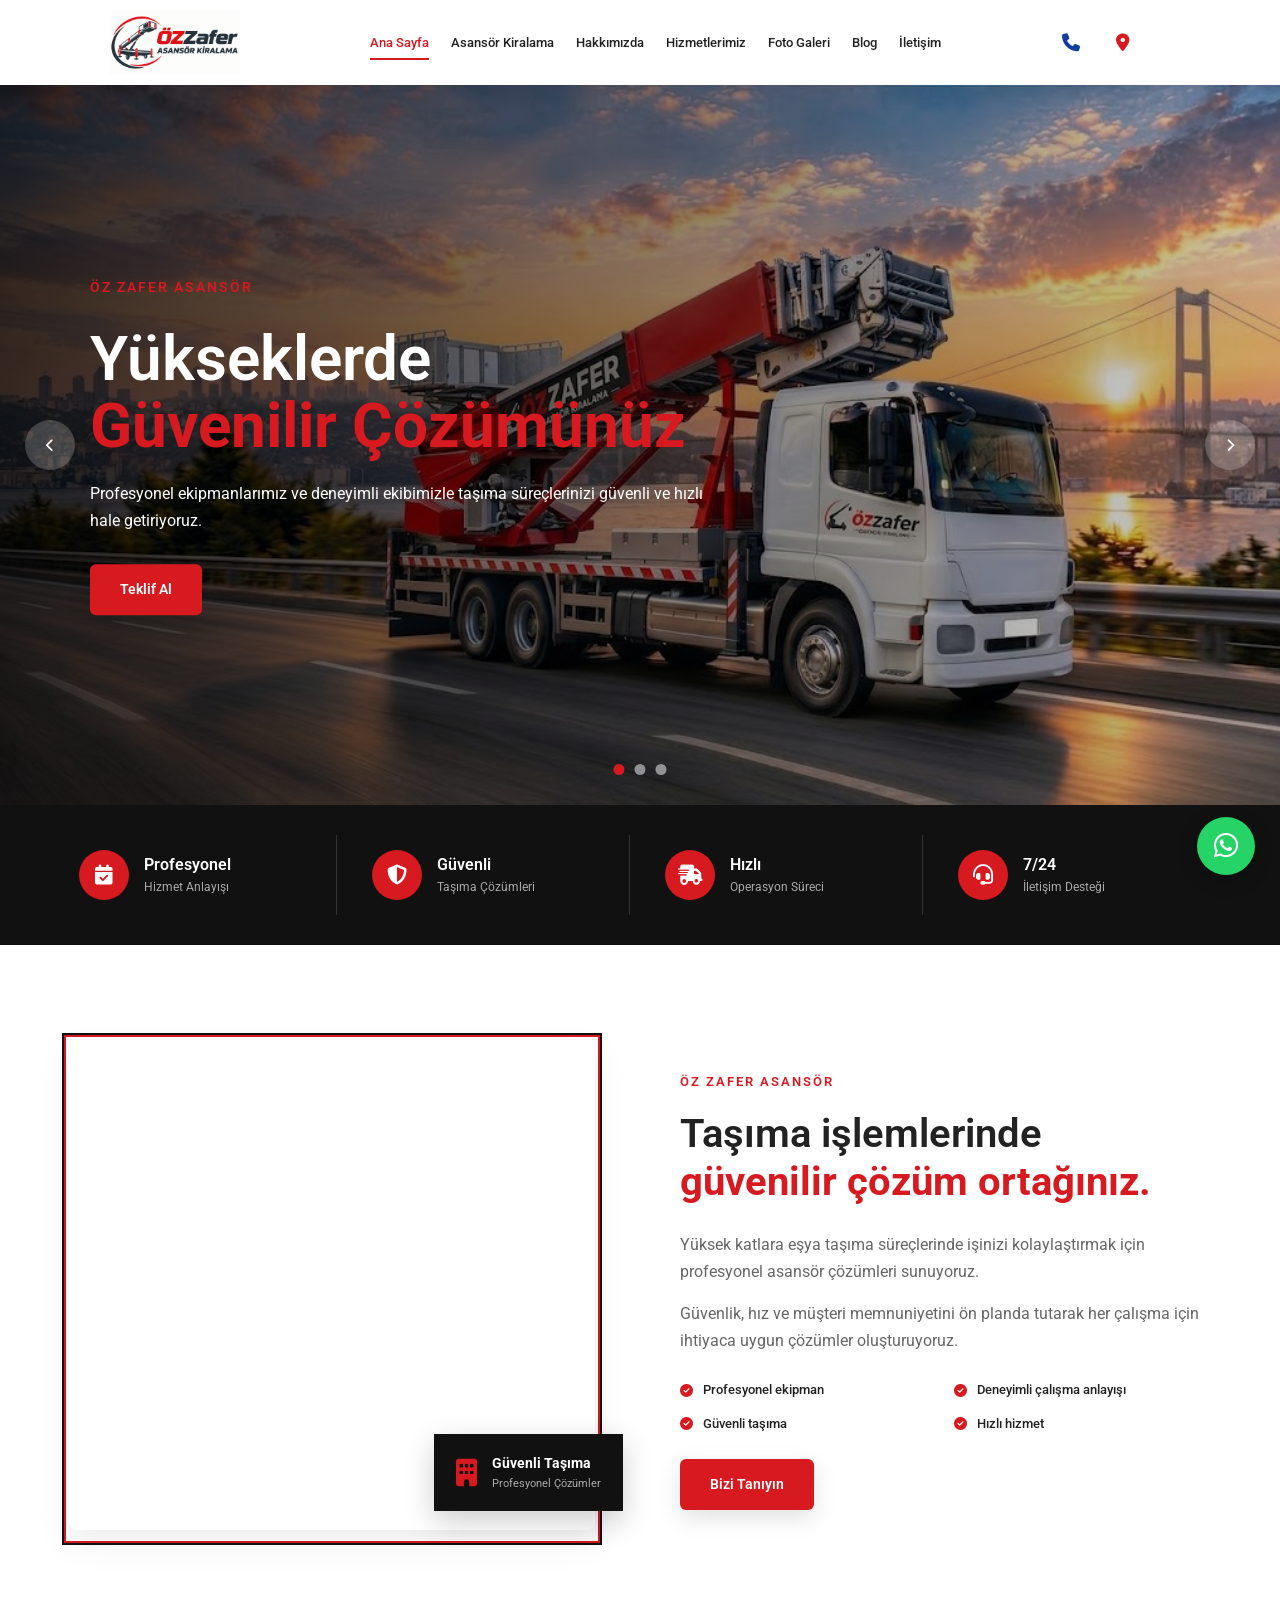
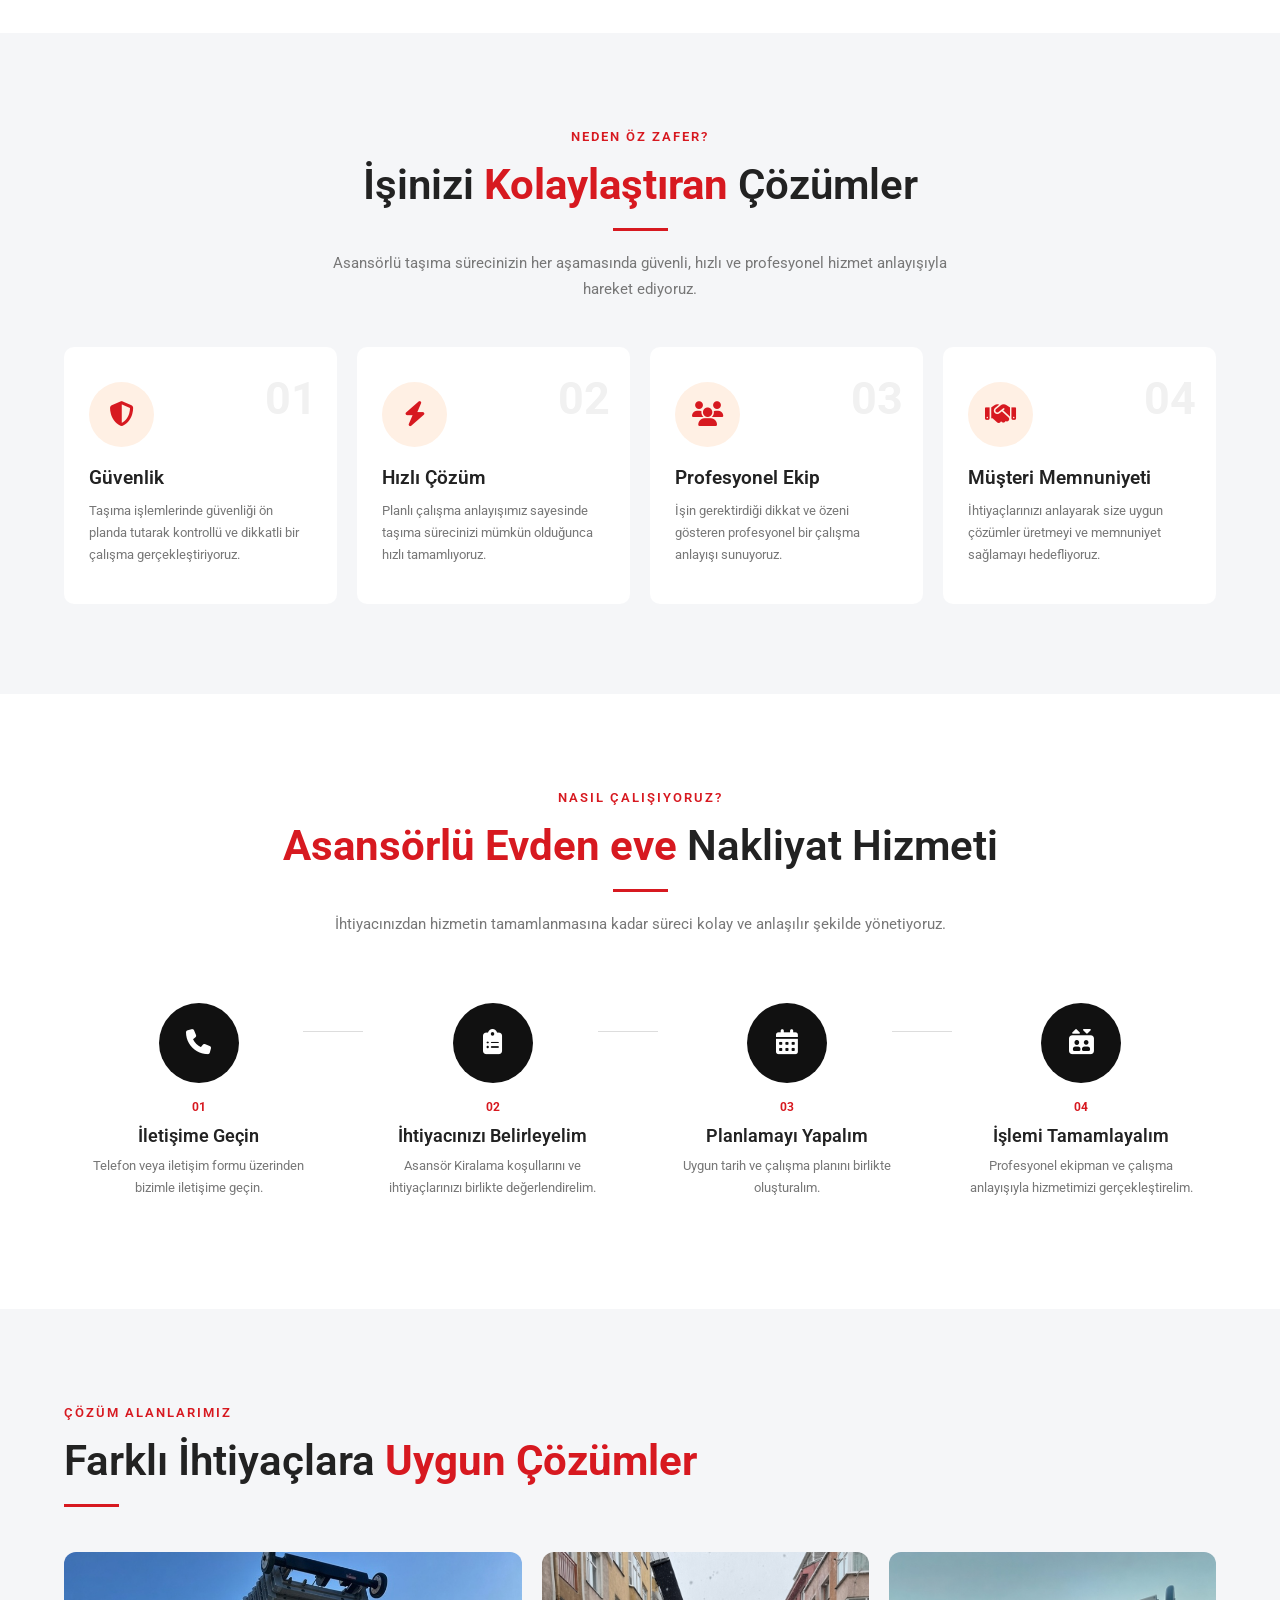
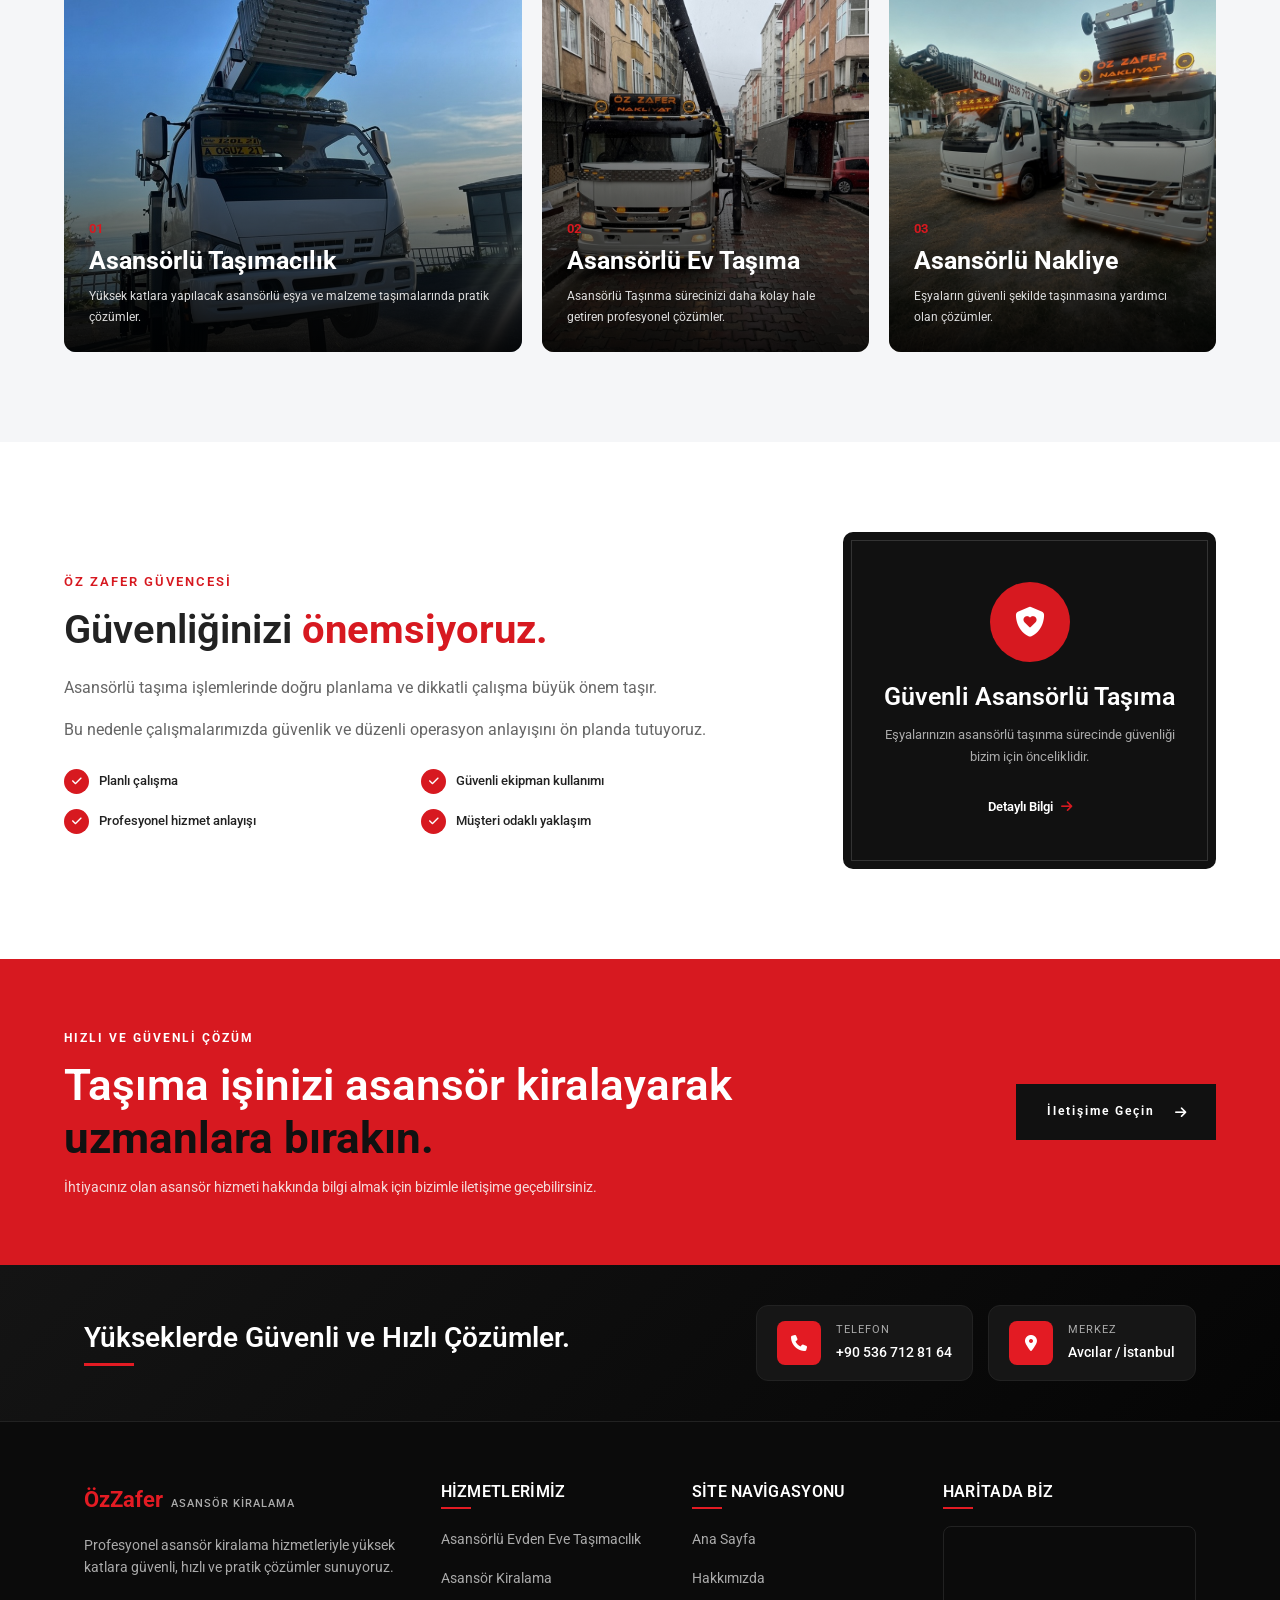
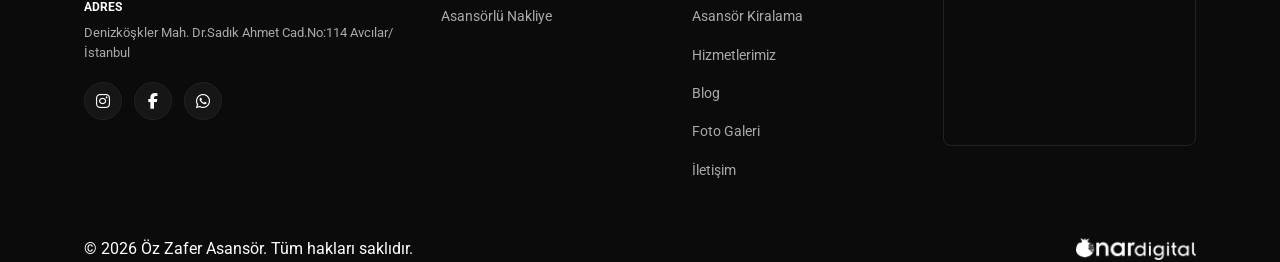
<file: index.html>
<!DOCTYPE html>
<html lang="tr">
<script type="application/ld+json">
    {
        "@context": "https://schema.org",
        "@type": "LocalBusiness",
        "@id": "https://www.ozzaferasansor.com/#business",
        "name": "Öz Zafer Asansör Kiralama",
        "url": "https://www.ozzaferasansor.com/",
        "logo": "https://www.ozzaferasansor.com/images/logo.jfif",
        "image": "https://www.ozzaferasansor.com/images/logo.jfif",
        "telephone": "+90 536 712 81 64",
        "email": "info@ozzaferasansor.com",
        "address": {
            "@type": "PostalAddress",
            "streetAddress": "Denizköşkler Mah. Dr. Sadık Ahmet Cad. No:114",
            "addressLocality": "Avcılar",
            "addressRegion": "İstanbul",
            "addressCountry": "TR"
        },
        "areaServed": {
            "@type": "City",
            "name": "İstanbul"
        },
        "sameAs": [
            "https://www.instagram.com/ozzafer_nakliyat/",
            "https://www.facebook.com/ozzafernakliye"
        ],
        "contactPoint": {
            "@type": "ContactPoint",
            "telephone": "+90 536 712 81 64",
            "contactType": "customer service",
            "availableLanguage": "tr"
        }
    }
    </script>

<head>
    <meta charset="UTF-8">
    <meta name="viewport" content="width=device-width, initial-scale=1.0">

    <link rel="stylesheet" href="style.css">

    <link rel="preconnect" href="https://fonts.googleapis.com">
    <link rel="preconnect" href="https://fonts.gstatic.com" crossorigin>
    <link href="https://fonts.googleapis.com/css2?family=Roboto:wght@300;400;500;700&display=swap" rel="stylesheet">

    <link rel="stylesheet" href="https://cdnjs.cloudflare.com/ajax/libs/font-awesome/6.5.2/css/all.min.css">

    <title>Öz Zafer Asansör Kiralama | İstanbul Asansörlü Taşıma</title>
    <meta name="description"
        content="Öz Zafer Asansör Kiralama; İstanbul'da asansör kiralama, asansörlü nakliye, eşya taşıma ve dış cephe taşıma hizmetleri sunar. Güvenli, hızlı ve profesyonel çözümler.">

    <meta name="robots" content="index, follow">

    <link rel="canonical" href="https://www.ozzaferasansor.com/">

    <meta property="og:type" content="website">
    <meta property="og:title" content="Öz Zafer Asansör Kiralama | İstanbul">
    <meta property="og:description"
        content="İstanbul'da güvenli ve profesyonel asansör kiralama ve asansörlü taşıma hizmetleri.">
    <meta property="og:url" content="https://www.ozzaferasansor.com/">
    <meta property="og:image" content="https://www.ozzaferasansor.com/images/logo.jfif">
    <meta property="og:locale" content="tr_TR">

    <meta name="twitter:card" content="summary_large_image">
</head>

<body>

    <header class="header">
        <div class="container header-container">

            <a href="index.html" class="logo">
                <img src="images/logo.jfif" alt="Öz Zafer Asansör Logo">
            </a>

            <nav class="navbar">
                <a href="index.html" class="active">Ana Sayfa</a>
                <a href="sayfalar/asansorkirala.html">Asansör Kiralama</a>
                <a href="sayfalar/hakkimizda.html">Hakkımızda</a>
                <a href="sayfalar/hizmetler.html">Hizmetlerimiz</a>
                <a href="sayfalar/fotogaleri.html">Foto Galeri</a>
                <a href="blog.html">Blog</a>
                <a href="sayfalar/iletisim.html">İletişim</a>
            </nav>

            <div class="social-icons">
                <a href="tel:+905367128164" class="header-icon phone-icon" aria-label="Telefon Et">
                    <i class="fa-solid fa-phone"></i>
                </a>

                <!-- Konum İkonu (Google Maps Haritaya Gider) -->
                <a href="https://www.google.com/maps?q=Denizköşkler%20Mahallesi%20Dr.%20Sadık%20Ahmet%20Caddesi%20No%3A114%20Avcılar%20İstanbul"
                    target="_blank" class="header-icon map-icon" aria-label="Konum / Harita">
                    <i class="fa-solid fa-location-dot"></i>
                </a>


                <a href="https://wa.me/905367128164" target="_blank" aria-label="WhatsApp">
                    <i class="fa-brands fa-whatsapp"></i>
                </a>
            </div>

            <button class="menu-btn" id="menuBtn" aria-label="Menüyü aç">
                <i class="fa-solid fa-bars"></i>
            </button>

        </div>
    </header>


    <section class="hero">

        <div class="slider">

            <div class="slide active">
                <img src="images/slider1.jpg" alt="Öz Zafer Asansör">

                <div class="slide-overlay"></div>

                <div class="hero-content">
                    <span>ÖZ ZAFER ASANSÖR</span>

                    <h1>
                        Yükseklerde<br>
                        <strong>Güvenilir Çözümünüz</strong>
                    </h1>

                    <p>
                        Profesyonel ekipmanlarımız ve deneyimli ekibimizle
                        taşıma süreçlerinizi güvenli ve hızlı hale getiriyoruz.
                    </p>

                    <a href="sayfalar/iletisim.html" class="btn">
                        Teklif Al
                    </a>
                </div>
            </div>


            <div class="slide">
                <img src="images/slider2.jfif" alt="Asansör Kiralama">

                <div class="slide-overlay"></div>

                <div class="hero-content">
                    <span>PROFESYONEL HİZMET</span>

                    <h1>
                        Güvenli ve<br>
                        <strong>Hızlı Taşıma</strong>
                    </h1>

                    <p>
                        Eşyalarınızı yüksek katlara güvenli şekilde
                        ulaştırmak için profesyonel çözümler sunuyoruz.
                    </p>

                    <a href="sayfalar/asansorkirala.html" class="btn">
                        Asansör Kirala
                    </a>
                </div>
            </div>


            <div class="slide">
                <img src="images/slider3.png" alt="Profesyonel Asansör Hizmeti">

                <div class="slide-overlay"></div>

                <div class="hero-content">
                    <span>ÖZ ZAFER GÜVENCESİ</span>

                    <h1>
                        İşinizi<br>
                        <strong>Kolaylaştırıyoruz</strong>
                    </h1>

                    <p>
                        Modern ekipmanlarımız ve profesyonel çalışma anlayışımız
                        ile taşıma işlemlerinizde yanınızdayız.
                    </p>

                    <a href="sayfalar/iletisim.html" class="btn">
                        Bize Ulaşın
                    </a>
                </div>
            </div>

        </div>


        <button class="slider-btn prev" id="prevBtn">
            <i class="fa-solid fa-chevron-left"></i>
        </button>

        <button class="slider-btn next" id="nextBtn">
            <i class="fa-solid fa-chevron-right"></i>
        </button>

        <div class="slider-dots">
            <span class="dot active" data-slide="0"></span>
            <span class="dot" data-slide="1"></span>
            <span class="dot" data-slide="2"></span>
        </div>

    </section>


    <section class="stats-section">

        <div class="container stats-grid">

            <div class="stat-card">
                <div class="stat-icon">
                    <i class="fa-solid fa-calendar-check"></i>
                </div>

                <div>
                    <strong>Profesyonel</strong>
                    <span>Hizmet Anlayışı</span>
                </div>
            </div>


            <div class="stat-card">
                <div class="stat-icon">
                    <i class="fa-solid fa-shield-halved"></i>
                </div>

                <div>
                    <strong>Güvenli</strong>
                    <span>Taşıma Çözümleri</span>
                </div>
            </div>


            <div class="stat-card">
                <div class="stat-icon">
                    <i class="fa-solid fa-truck-fast"></i>
                </div>

                <div>
                    <strong>Hızlı</strong>
                    <span>Operasyon Süreci</span>
                </div>
            </div>


            <div class="stat-card">
                <div class="stat-icon">
                    <i class="fa-solid fa-headset"></i>
                </div>

                <div>
                    <strong>7/24</strong>
                    <span>İletişim Desteği</span>
                </div>
            </div>

        </div>

    </section>


    <section class="intro-section section">

        <div class="container intro-grid">

            <div class="intro-image">
                <video autoplay muted loop playsinline>
                    <source src="images/video.mp4" type="video/mp4">
                </video>

                <div class="image-badge">
                    <i class="fa-solid fa-building"></i>
                    <div>
                        <strong>Güvenli Taşıma</strong>
                        <span>Profesyonel Çözümler</span>
                    </div>
                </div>
            </div>


            <div class="intro-content">

                <span class="small-title">
                    ÖZ ZAFER ASANSÖR
                </span>

                <h2>
                    Taşıma işlemlerinde
                    <strong>güvenilir çözüm ortağınız.</strong>
                </h2>

                <p>
                    Yüksek katlara eşya taşıma süreçlerinde işinizi kolaylaştırmak
                    için profesyonel asansör çözümleri sunuyoruz.
                </p>

                <p>
                    Güvenlik, hız ve müşteri memnuniyetini ön planda tutarak
                    her çalışma için ihtiyaca uygun çözümler oluşturuyoruz.
                </p>


                <div class="intro-features">

                    <div>
                        <i class="fa-solid fa-circle-check"></i>
                        <span>Profesyonel ekipman</span>
                    </div>

                    <div>
                        <i class="fa-solid fa-circle-check"></i>
                        <span>Deneyimli çalışma anlayışı</span>
                    </div>

                    <div>
                        <i class="fa-solid fa-circle-check"></i>
                        <span>Güvenli taşıma</span>
                    </div>

                    <div>
                        <i class="fa-solid fa-circle-check"></i>
                        <span>Hızlı hizmet</span>
                    </div>

                </div>

                <a href="sayfalar/hakkimizda.html" class="btn">
                    Bizi Tanıyın
                </a>

            </div>

        </div>

    </section>


    <section class="why-section section">

        <div class="container">

            <div class="section-title center">
                <span>NEDEN ÖZ ZAFER?</span>

                <h2>
                    İşinizi <strong>Kolaylaştıran</strong>
                    Çözümler
                </h2>

                <div class="title-line"></div>

                <p>
                    Asansörlü taşıma sürecinizin her aşamasında güvenli, hızlı ve
                    profesyonel hizmet anlayışıyla hareket ediyoruz.
                </p>
            </div>


            <div class="why-grid">

                <div class="why-card">
                    <div class="why-number">01</div>

                    <div class="why-icon">
                        <i class="fa-solid fa-shield-halved"></i>
                    </div>

                    <h3>Güvenlik</h3>

                    <p>
                        Taşıma işlemlerinde güvenliği ön planda tutarak
                        kontrollü ve dikkatli bir çalışma gerçekleştiriyoruz.
                    </p>
                </div>


                <div class="why-card">
                    <div class="why-number">02</div>

                    <div class="why-icon">
                        <i class="fa-solid fa-bolt"></i>
                    </div>

                    <h3>Hızlı Çözüm</h3>

                    <p>
                        Planlı çalışma anlayışımız sayesinde taşıma
                        sürecinizi mümkün olduğunca hızlı tamamlıyoruz.
                    </p>
                </div>


                <div class="why-card">
                    <div class="why-number">03</div>

                    <div class="why-icon">
                        <i class="fa-solid fa-users"></i>
                    </div>

                    <h3>Profesyonel Ekip</h3>

                    <p>
                        İşin gerektirdiği dikkat ve özeni gösteren
                        profesyonel bir çalışma anlayışı sunuyoruz.
                    </p>
                </div>


                <div class="why-card">
                    <div class="why-number">04</div>

                    <div class="why-icon">
                        <i class="fa-solid fa-handshake"></i>
                    </div>

                    <h3>Müşteri Memnuniyeti</h3>

                    <p>
                        İhtiyaçlarınızı anlayarak size uygun çözümler
                        üretmeyi ve memnuniyet sağlamayı hedefliyoruz.
                    </p>
                </div>

            </div>

        </div>

    </section>


    <section class="process-section section">

        <div class="container">

            <div class="section-title center">
                <span>NASIL ÇALIŞIYORUZ?</span>

                <h2>
                    <strong>Asansörlü Evden eve </strong>Nakliyat Hizmeti
                </h2>

                <div class="title-line"></div>

                <p>
                    İhtiyacınızdan hizmetin tamamlanmasına kadar
                    süreci kolay ve anlaşılır şekilde yönetiyoruz.
                </p>
            </div>


            <div class="process-grid">

                <div class="process-card">
                    <div class="process-icon">
                        <i class="fa-solid fa-phone"></i>
                    </div>

                    <span>01</span>

                    <h3>İletişime Geçin</h3>

                    <p>
                        Telefon veya iletişim formu üzerinden
                        bizimle iletişime geçin.
                    </p>
                </div>


                <div class="process-card">
                    <div class="process-icon">
                        <i class="fa-solid fa-clipboard-list"></i>
                    </div>

                    <span>02</span>

                    <h3>İhtiyacınızı Belirleyelim</h3>

                    <p>
                        Asansör Kiralama koşullarını ve ihtiyaçlarınızı
                        birlikte değerlendirelim.
                    </p>
                </div>


                <div class="process-card">
                    <div class="process-icon">
                        <i class="fa-solid fa-calendar-days"></i>
                    </div>

                    <span>03</span>

                    <h3>Planlamayı Yapalım</h3>

                    <p>
                        Uygun tarih ve çalışma planını
                        birlikte oluşturalım.
                    </p>
                </div>


                <div class="process-card">
                    <div class="process-icon">
                        <i class="fa-solid fa-elevator"></i>
                    </div>

                    <span>04</span>

                    <h3>İşlemi Tamamlayalım</h3>

                    <p>
                        Profesyonel ekipman ve çalışma
                        anlayışıyla hizmetimizi gerçekleştirelim.
                    </p>
                </div>

            </div>

        </div>

    </section>


    <section class="areas-section section">

        <div class="container">

            <div class="section-title">
                <span>ÇÖZÜM ALANLARIMIZ</span>

                <h2>
                    Farklı İhtiyaçlara
                    <strong>Uygun Çözümler</strong>
                </h2>

                <div class="title-line"></div>
            </div>


            <div class="areas-grid">

                <div class="area-card area-large">

                    <img src="images/hizmetlerimiz1.png" alt="Asansörlü taşıma">

                    <div class="area-overlay">

                        <span>01</span>

                        <h3>
                            Asansörlü
                            Taşımacılık
                        </h3>

                        <p>
                            Yüksek katlara yapılacak asansörlü eşya ve malzeme
                            taşımalarında pratik çözümler.
                        </p>

                    </div>

                </div>


                <div class="area-card">

                    <img src="images/hizmetlerimiz2.png" alt="Ev taşıma">

                    <div class="area-overlay">

                        <span>02</span>

                        <h3>
                            Asansörlü Ev Taşıma
                        </h3>

                        <p>
                            Asansörlü Taşınma sürecinizi daha kolay hale getiren
                            profesyonel çözümler.
                        </p>

                    </div>

                </div>


                <div class="area-card">

                    <img src="images/hizmetlerimiz3.png" alt="Nakliye">

                    <div class="area-overlay">

                        <span>03</span>

                        <h3>
                            Asansörlü Nakliye
                        </h3>

                        <p>
                            Eşyaların güvenli şekilde taşınmasına
                            yardımcı olan çözümler.
                        </p>

                    </div>

                </div>

            </div>

        </div>

    </section>


    <section class="quality-section section">

        <div class="container quality-grid">

            <div class="quality-content">

                <span class="small-title">
                    ÖZ ZAFER GÜVENCESİ
                </span>

                <h2>
                    Güvenliğinizi
                    <strong>önemsiyoruz.</strong>
                </h2>

                <p>
                    Asansörlü taşıma işlemlerinde doğru planlama ve
                    dikkatli çalışma büyük önem taşır.
                </p>

                <p>
                    Bu nedenle çalışmalarımızda güvenlik ve düzenli
                    operasyon anlayışını ön planda tutuyoruz.
                </p>


                <div class="quality-list">

                    <div>
                        <i class="fa-solid fa-check"></i>
                        <span>Planlı çalışma</span>
                    </div>

                    <div>
                        <i class="fa-solid fa-check"></i>
                        <span>Güvenli ekipman kullanımı</span>
                    </div>

                    <div>
                        <i class="fa-solid fa-check"></i>
                        <span>Profesyonel hizmet anlayışı</span>
                    </div>

                    <div>
                        <i class="fa-solid fa-check"></i>
                        <span>Müşteri odaklı yaklaşım</span>
                    </div>

                </div>

            </div>


            <div class="quality-box">

                <div class="quality-box-icon">
                    <i class="fa-solid fa-shield-heart"></i>
                </div>

                <h3>
                    Güvenli Asansörlü Taşıma
                </h3>

                <p>
                    Eşyalarınızın asansörlü taşınma sürecinde güvenliği
                    bizim için önceliklidir.
                </p>

                <a href="sayfalar/iletisim.html">
                    Detaylı Bilgi
                    <i class="fa-solid fa-arrow-right"></i>
                </a>

            </div>

        </div>

    </section>


    <section class="cta-section">

        <div class="container cta-content">

            <div>
                <span>
                    HIZLI VE GÜVENLİ ÇÖZÜM
                </span>

                <h2>
                    Taşıma işinizi asansör kiralayarak
                    <strong>uzmanlara bırakın.</strong>
                </h2>

                <p>
                    İhtiyacınız olan asansör hizmeti hakkında
                    bilgi almak için bizimle iletişime geçebilirsiniz.
                </p>
            </div>

            <a href="sayfalar/iletisim.html" class="cta-btn">
                <span>İletişime Geçin</span>
                <i class="fa-solid fa-arrow-right"></i>
            </a>

        </div>

    </section>


    <footer class="zafer-footer">

        <div class="footer-top-banner">

            <div class="container">

                <div class="footer-banner-left">
                    <h2>
                        Yükseklerde Güvenli ve Hızlı Çözümler.
                    </h2>
                </div>


                <div class="footer-banner-right">

                    <a href="tel:+905367128164" class="footer-info-box phone-btn">

                        <div class="icon-box">
                            <i class="fa-solid fa-phone"></i>
                        </div>

                        <div>
                            <span>TELEFON</span>
                            <p>+90 536 712 81 64</p>
                        </div>

                    </a>


                    <div class="footer-info-box">

                        <div class="icon-box">
                            <i class="fa-solid fa-location-dot"></i>
                        </div>

                        <div>
                            <span>MERKEZ</span>
                            <p>Avcılar / İstanbul</p>
                        </div>

                    </div>

                </div>

            </div>

        </div>


        <div class="footer-main-content">

            <div class="container footer-grid">

                <div class="footer-col brand-col">

                    <div class="footer-logo">
                        <span class="logo-text">ÖzZafer</span>
                        <small>ASANSÖR KİRALAMA</small>
                    </div>

                    <p class="footer-about">
                        Profesyonel asansör kiralama hizmetleriyle
                        yüksek katlara güvenli, hızlı ve pratik
                        çözümler sunuyoruz.
                    </p>

                    <div class="footer-address">

                        <strong>ADRES</strong>

                        <p>
                            Denizköşkler Mah. Dr.Sadık Ahmet Cad.No:114
                            Avcılar/İstanbul
                        </p>

                    </div>


                    <div class="footer-socials">

                        <a href="https://www.instagram.com/ozzafer_nakliyat/" target="_blank" aria-label="Instagram">

                            <i class="fa-brands fa-instagram"></i>

                        </a>

                        <a href="https://www.facebook.com/ozzafernakliye" target="_blank" aria-label="Facebook">

                            <i class="fa-brands fa-facebook-f"></i>

                        </a>

                        <a href="https://wa.me/905367128164" target="_blank" aria-label="WhatsApp">

                            <i class="fa-brands fa-whatsapp"></i>

                        </a>

                    </div>

                </div>


                <div class="footer-col">

                    <h4>HİZMETLERİMİZ</h4>

                    <ul>

                        <li>
                            <a href="sayfalar/hizmetler.html">
                                Asansörlü Evden Eve Taşımacılık
                            </a>
                        </li>

                        <li>
                            <a href="sayfalar/asansorkirala.html">
                                Asansör Kiralama
                            </a>
                        </li>

                        <li>
                            <a href="sayfalar/hizmetler.html">
                                Asansörlü Nakliye
                            </a>
                        </li>

                    </ul>

                </div>


                <div class="footer-col">

                    <h4>SİTE NAVİGASYONU</h4>

                    <ul>

                        <li>
                            <a href="index.html">
                                Ana Sayfa
                            </a>
                        </li>

                        <li>
                            <a href="sayfalar/hakkimizda.html">
                                Hakkımızda
                            </a>
                        </li>

                        <li>
                            <a href="sayfalar/asansorkirala.html">
                                Asansör Kiralama
                            </a>
                        </li>

                        <li>
                            <a href="sayfalar/hizmetler.html">
                                Hizmetlerimiz
                            </a>
                        </li>

                        <li>
                            <a href="blog.html">
                                Blog
                            </a>
                        </li>

                        <li>
                            <a href="sayfalar/fotogaleri.html">
                                Foto Galeri
                            </a>
                        </li>

                        <li>
                            <a href="sayfalar/iletisim.html">
                                İletişim
                            </a>
                        </li>

                    </ul>

                </div>


                <div class="footer-col footer-map">

                    <h4>HARİTADA BİZ</h4>

                    <div class="map-container">

                        <iframe
                            src="https://www.google.com/maps?q=Denizköşkler%20Mahallesi%20Dr.%20Sadık%20Ahmet%20Caddesi%20No%3A114%20Avcılar%20İstanbul&output=embed"
                            width="100%" height="220" style="border:0;" allowfullscreen="" loading="lazy"
                            referrerpolicy="no-referrer-when-downgrade">
                        </iframe>

                    </div>

                </div>

            </div>

        </div>


        <div class="footer-bottom-bar">
    <div class="container bottom-flex">
        <p>&copy; 2026 Öz Zafer Asansör. Tüm hakları saklıdır.</p>
        
        <!-- Nar Digital İmzası & İmzalı Logo -->
        <a href="https://www.narbilisim.com" target="_blank" rel="noopener noreferrer" class="designer-link" title="Nar Bilişim Web Tasarım & Dijital Ajans">
            
            <img src="images/nar-bilisim-logo.png" alt="Nar Digital Web Tasarım" class="designer-logo">
        </a>
    </div>
</div>

    </footer>


    <a href="https://wa.me/905367128164" class="whatsapp-button" aria-label="WhatsApp" target="_blank">

        <i class="fa-brands fa-whatsapp"></i>

    </a>


    <script src="script.js"></script>

</body>

</html>
</file>
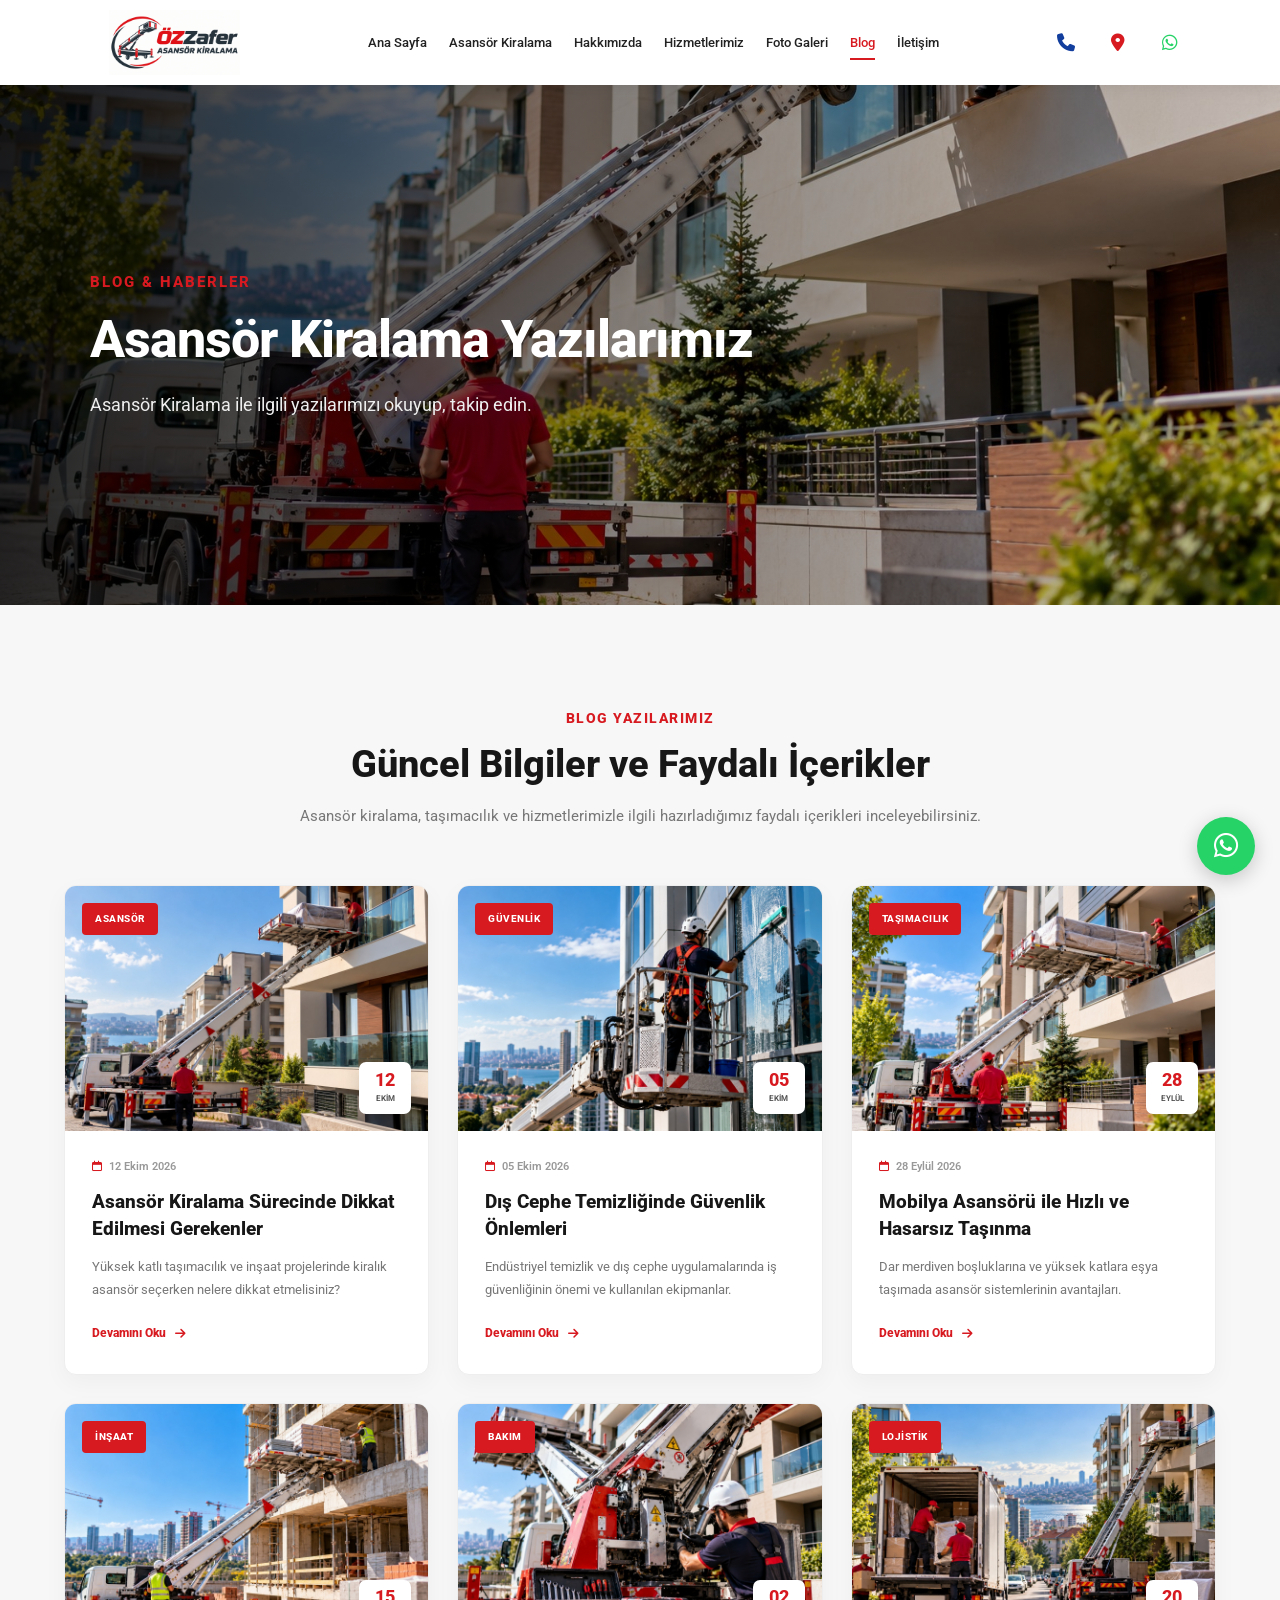
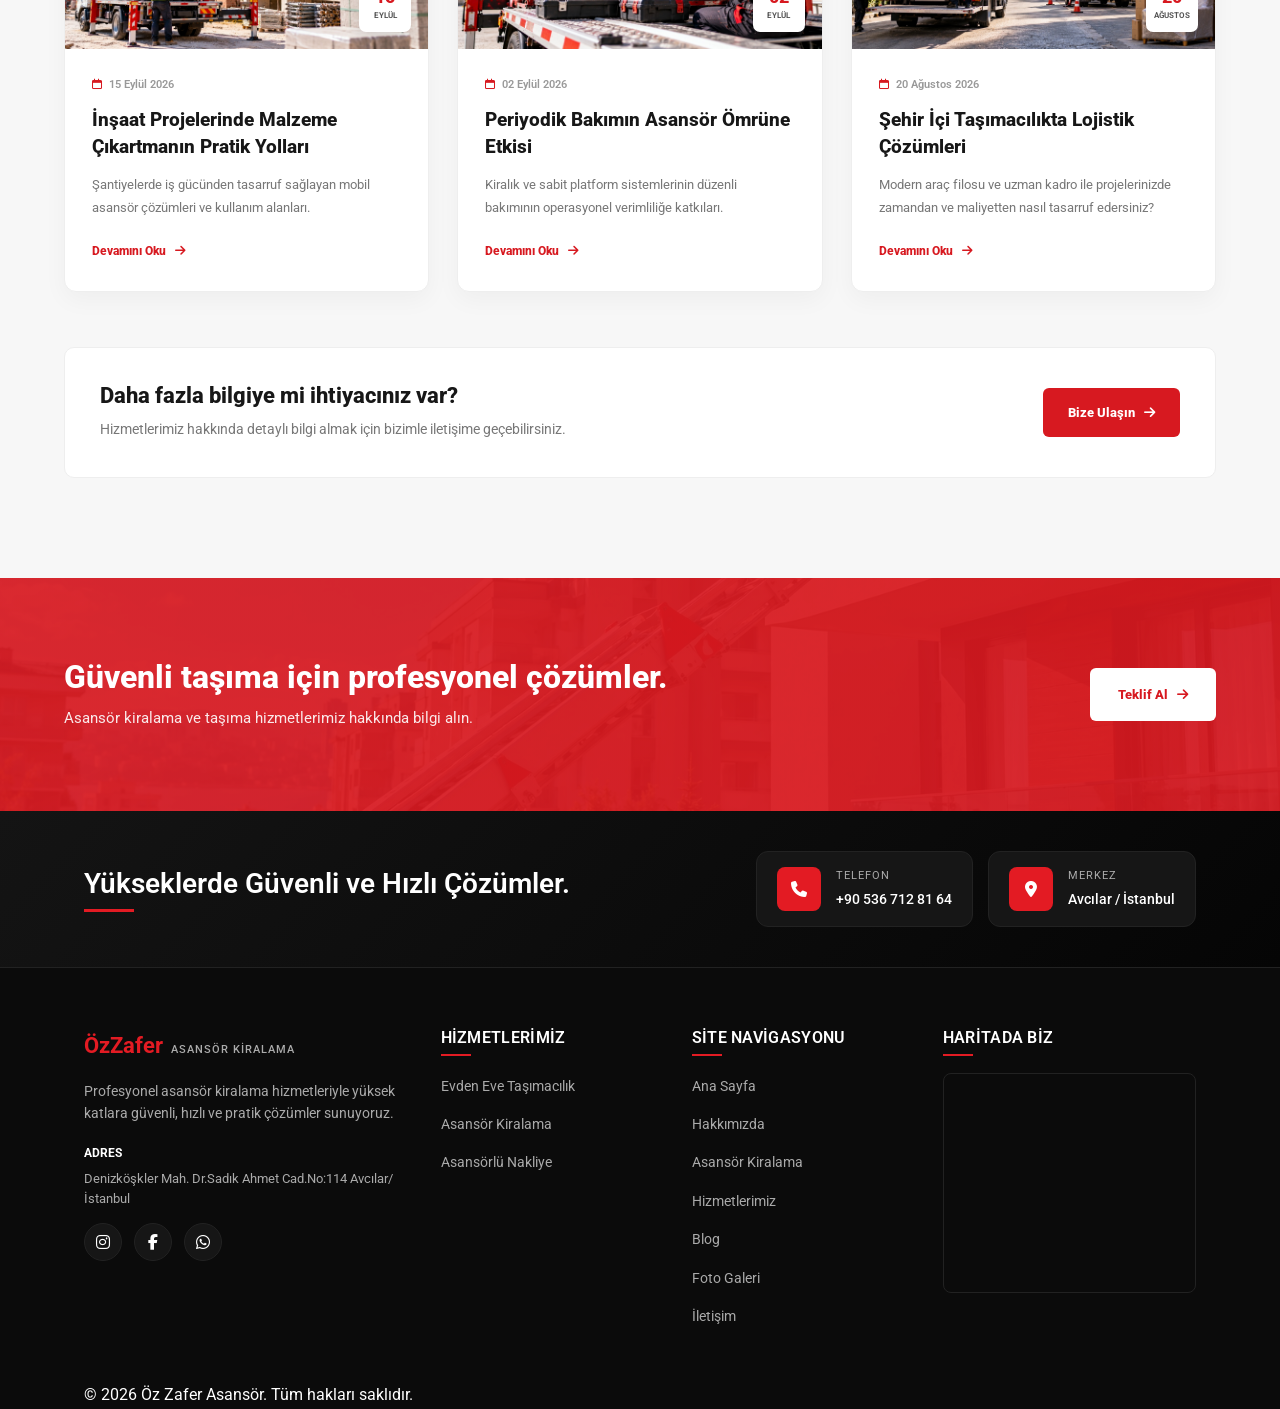
<file: blog.html>
<!DOCTYPE html>
<html lang="tr">

<head>
    <meta charset="UTF-8">
    <meta name="viewport" content="width=device-width, initial-scale=1.0">
    <link rel="preconnect" href="https://fonts.googleapis.com">
    <link rel="preconnect" href="https://fonts.gstatic.com" crossorigin>
    <link href="https://fonts.googleapis.com/css2?family=Roboto:wght@300;400;500;700&display=swap" rel="stylesheet">

    <!-- SEO Meta Etiketleri -->
    <title>Blog | Asansör Kiralama & Nakliyat Rehberi | Öz Zafer</title>
    <meta name="description"
        content="Asansör kiralama, yüksek kat taşımacılığı, iş güvenliği, dış cephe çözümleri ve nakliye hakkında güncel ipuçları ve faydalı rehber yazıları.">
    <meta name="keywords"
        content="öz zafer blog, kiralık asansör rehberi, mobilya asansörü kullanımı, nakliye ipuçları, avcılar asansör kiralama blog">
    <meta name="robots" content="index, follow">
    <link rel="canonical" href="https://www.ozzaferasansor.com/blog.html">

    <!-- Open Graph (Sosyal Medya Etiketleri) -->
    <meta property="og:type" content="website">
    <meta property="og:title" content="Blog - Öz Zafer Asansör Kiralama & Nakliyat">
    <meta property="og:description"
        content="Sektörel gelişmeler, asansör kiralama ipuçları ve nakliyat rehber yazılarımızı inceleyin.">
    <meta property="og:image" content="https://www.ozzaferasansor.com/images/slider2.png">
    <meta property="og:url" content="https://www.ozzaferasansor.com/blog.html">
    <meta property="og:site_name" content="Öz Zafer Asansör">

    <link rel="stylesheet" href="style.css">

    <!-- Font Awesome İkonları -->
    <link rel="stylesheet" href="https://cdnjs.cloudflare.com/ajax/libs/font-awesome/6.5.2/css/all.min.css">

    <!-- AI Engine Optimization (GEO) - Schema.org Blog Kodu -->
    <script type="application/ld+json">
 {
 "@context": "https://schema.org",
 "@type": "Blog",
 "name": "Öz Zafer Asansör Blog",
 "url": "https://www.ozzaferasansor.com/blog.html",
 "description": "Asansör kiralama, taşımacılık, güvenlik, bakım ve lojistik hakkında faydalı bilgiler.",
 "publisher": {
 "@type": "Organization",
 "name": "Öz Zafer Asansör Kiralama",
 "logo": {
 "@type": "ImageObject",
 "url": "https://www.ozzaferasansor.com/images/logo.jfif"
 }
 }
 }
 </script>

    <style>
        body.blog-page {
            font-family: 'Roboto', sans-serif;
            background: #f7f7f7;
        }

        .blog-hero {
            min-height: 520px !important;
            margin-top: 85px;
            position: relative;
            display: flex;
            align-items: center;
            background: none !important;
            color: #fff;
            overflow: hidden;
        }

        .blog-hero-bg {
            position: absolute;
            top: 0;
            left: 0;
            width: 100%;
            height: 100%;
            object-fit: cover !important;
            object-position: center bottom !important;
            z-index: 1;
        }

        .blog-hero-overlay {
            position: absolute;
            top: 0;
            left: 0;
            width: 100%;
            height: 100%;
            background: linear-gradient(90deg, rgba(0, 0, 0, .85), rgba(0, 0, 0, .45), rgba(0, 0, 0, .2));
            z-index: 2;
        }

        .blog-hero-content {
            position: relative;
            z-index: 3;
            width: 100%;
            max-width: 100%;
            margin: 0;
            padding: 0 7%;
        }

        .blog-hero-content span {
            display: inline-block;
            color: #d71920;
            font-size: 15px;
            font-weight: 800;
            letter-spacing: 2px;
            margin-bottom: 15px;
        }

        .blog-hero-content h1 {
            font-size: 52px;
            line-height: 1.15;
            margin: 0 0 20px;
            font-weight: 800;
            letter-spacing: -1px;
        }

        .blog-hero-content p {
            font-size: 18px;
            line-height: 1.7;
            margin: 0;
            color: #eee;
        }

        .blog-main {
            padding: 100px 0;
        }

        .blog-heading {
            max-width: 750px;
            margin: 0 auto 55px;
            text-align: center;
        }

        .blog-heading span {
            display: inline-block;
            color: #d71920;
            font-size: 14px;
            font-weight: 800;
            letter-spacing: 1.5px;
            margin-bottom: 12px;
        }

        .blog-heading h2 {
            color: #171717;
            font-size: 38px;
            line-height: 1.2;
            margin: 0 0 15px;
            font-weight: 800;
        }

        .blog-heading p {
            color: #777;
            font-size: 15px;
            line-height: 1.8;
            margin: 0;
        }

        .blog-grid-new {
            display: grid;
            grid-template-columns: repeat(3, 1fr);
            gap: 28px;
        }

        .blog-card-new {
            background: #fff;
            border: 1px solid #eee;
            border-radius: 12px;
            overflow: hidden;
            box-shadow: 0 8px 25px rgba(0, 0, 0, .04);
            transition: .35s;
            display: flex;
            flex-direction: column;
        }

        .blog-card-new:hover {
            transform: translateY(-9px);
            box-shadow: 0 20px 45px rgba(0, 0, 0, .12);
        }

        .blog-image-new {
            height: 245px;
            position: relative;
            overflow: hidden;
        }

        .blog-image-new img {
            width: 100%;
            height: 100%;
            object-fit: cover;
            display: block;
            transition: .5s;
        }

        .blog-card-new:hover .blog-image-new img {
            transform: scale(1.07);
        }

        .blog-category {
            position: absolute;
            top: 17px;
            left: 17px;
            background: #d71920;
            color: #fff;
            padding: 8px 13px;
            border-radius: 4px;
            font-size: 10px;
            font-weight: 800;
            letter-spacing: .5px;
        }

        .blog-date-box {
            position: absolute;
            right: 17px;
            bottom: 17px;
            width: 52px;
            height: 52px;
            background: #fff;
            border-radius: 7px;
            display: flex;
            flex-direction: column;
            align-items: center;
            justify-content: center;
            box-shadow: 0 8px 20px rgba(0, 0, 0, .15);
        }

        .blog-date-box strong {
            color: #d71920;
            font-size: 18px;
            line-height: 1;
            font-weight: 800;
        }

        .blog-date-box span {
            color: #555;
            font-size: 8px;
            margin-top: 3px;
            font-weight: 700;
        }

        .blog-content-new {
            padding: 27px 27px 30px;
            display: flex;
            flex-direction: column;
            flex: 1;
        }

        .blog-meta {
            display: flex;
            align-items: center;
            gap: 7px;
            color: #999;
            font-size: 11px;
            font-weight: 600;
            margin-bottom: 12px;
        }

        .blog-meta i {
            color: #d71920;
        }

        .blog-content-new h3 {
            color: #171717;
            font-size: 19px;
            line-height: 1.45;
            margin: 0 0 12px;
            font-weight: 800;
        }

        .blog-content-new p {
            color: #777;
            font-size: 13px;
            line-height: 1.8;
            margin: 0 0 22px;
            flex: 1;
        }

        .blog-read-more {
            display: inline-flex;
            align-items: center;
            gap: 9px;
            color: #d71920;
            text-decoration: none;
            font-size: 12px;
            font-weight: 800;
            width: fit-content;
            transition: .3s;
        }

        .blog-read-more i {
            transition: .3s;
        }

        .blog-read-more:hover {
            color: #b9141a;
        }

        .blog-read-more:hover i {
            transform: translateX(5px);
        }

        .blog-info {
            margin-top: 55px;
            background: #fff;
            border: 1px solid #eee;
            border-radius: 10px;
            padding: 35px;
            display: flex;
            align-items: center;
            justify-content: space-between;
            gap: 30px;
        }

        .blog-info h3 {
            color: #171717;
            font-size: 22px;
            margin: 0 0 8px;
            font-weight: 800;
        }

        .blog-info p {
            color: #777;
            font-size: 14px;
            line-height: 1.7;
            margin: 0;
        }

        .blog-info-button {
            display: inline-flex;
            align-items: center;
            gap: 9px;
            padding: 14px 25px;
            background: #d71920;
            color: #fff;
            text-decoration: none;
            border-radius: 6px;
            font-size: 13px;
            font-weight: 800;
            white-space: nowrap;
            transition: .3s;
        }

        .blog-info-button:hover {
            background: #b9141a;
            transform: translateY(-3px);
            box-shadow: 0 10px 25px rgba(215, 25, 32, .25);
        }

        .blog-cta {
            padding: 80px 0;
            background:
                linear-gradient(rgba(215, 25, 32, .93), rgba(215, 25, 32, .93)),
                url("images/r1.jpeg") center/cover no-repeat;
        }

        .blog-cta-content {
            display: flex;
            align-items: center;
            justify-content: space-between;
            gap: 30px;
        }

        .blog-cta-content h2 {
            color: #fff;
            font-size: 32px;
            margin: 0 0 10px;
            font-weight: 800;
        }

        .blog-cta-content p {
            color: rgba(255, 255, 255, .9);
            margin: 0;
            font-size: 15px;
        }

        .blog-cta-button {
            display: inline-flex;
            align-items: center;
            justify-content: center;
            gap: 9px;
            padding: 16px 28px;
            background: #fff;
            color: #d71920;
            text-decoration: none;
            border-radius: 6px;
            font-size: 13px;
            font-weight: 800;
            white-space: nowrap;
            transition: .3s;
        }

        .blog-cta-button:hover {
            background: #181818;
            color: #fff;
            transform: translateY(-3px);
        }

        /* Responsive */
        @media (max-width: 1000px) {
            .blog-grid-new {
                grid-template-columns: repeat(2, 1fr);
            }

            .blog-info,
            .blog-cta-content {
                flex-direction: column;
                text-align: center;
            }
        }

        @media (max-width: 700px) {
            .blog-hero {
                min-height: 400px !important;
            }

            .blog-hero-content h1 {
                font-size: 35px;
            }

            .blog-hero-content p {
                font-size: 15px;
            }

            .blog-main {
                padding: 65px 0;
            }

            .blog-heading h2 {
                font-size: 29px;
            }

            .blog-grid-new {
                grid-template-columns: 1fr;
            }

            .blog-image-new {
                height: 260px;
            }

            .blog-info {
                margin-top: 40px;
                padding: 28px 22px;
            }

            .blog-info-button,
            .blog-cta-button {
                width: 100%;
                justify-content: center;
            }

            .blog-cta {
                padding: 60px 0;
            }

            .blog-cta-content h2 {
                font-size: 26px;
            }
        }

        @media (max-width: 500px) {
            .blog-hero-content h1 {
                font-size: 29px;
            }

            .blog-image-new {
                height: 230px;
            }

            .blog-content-new {
                padding: 24px;
            }
        }
    </style>

</head>

<body class="blog-page">

    <!-- ================= HEADER ================= -->
    <header class="header">
        <div class="container header-container">
            <a href="index.html" class="logo">
                <img src="images/logo.jfif" alt="Öz Zafer Asansör Logo">
            </a>

            <nav class="navbar">
                <a href="index.html">Ana Sayfa</a>
                <a href="sayfalar/asansorkirala.html">Asansör Kiralama</a>
                <a href="sayfalar/hakkimizda.html">Hakkımızda</a>
                <a href="sayfalar/hizmetler.html">Hizmetlerimiz</a>
                <a href="sayfalar/fotogaleri.html">Foto Galeri</a>
                <a href="blog.html" class="active">Blog</a>
                <a href="sayfalar/iletisim.html">İletişim</a>
            </nav>

            <div class="social-icons">
                <!-- Telefon -->
                <a href="tel:+905367128164" class="header-icon phone-icon" aria-label="Telefon Et">
                    <i class="fa-solid fa-phone"></i>
                </a>

                <!-- Konum / Harita -->
                <a href="https://www.google.com/maps?q=Denizköşkler%20Mahallesi%20Dr.%20Sadık%20Ahmet%20Caddesi%20No%3A114%20Avcılar%20İstanbul"
                    target="_blank" class="header-icon map-icon" aria-label="Konum">
                    <i class="fa-solid fa-location-dot"></i>
                </a>

                <!-- WhatsApp -->
                <a href="https://wa.me/905367128164" target="_blank" class="header-icon whatsapp-icon"
                    aria-label="WhatsApp">
                    <i class="fa-brands fa-whatsapp"></i>
                </a>
                </a>

            </div>

            <button class="menu-btn" id="menuBtn" aria-label="Menüyü aç">
                <i class="fa-solid fa-bars"></i>
            </button>
        </div>
    </header>

    <!-- ================= HERO ================= -->
    <section class="blog-hero">
        <img src="images/r3.jpeg" alt="Öz Zafer Asansör Blog" class="blog-hero-bg">
        <div class="blog-hero-overlay"></div>

        <div class="container blog-hero-content">
            <span>BLOG & HABERLER</span>
            <h1>Asansör Kiralama Yazılarımız</h1>
            <p>Asansör Kiralama ile ilgili yazılarımızı okuyup, takip edin.</p>
        </div>
    </section>

    <main>
        <!-- ================= BLOG GRID ================= -->
        <section class="blog-main">
            <div class="container">
                <div class="blog-heading">
                    <span>BLOG YAZILARIMIZ</span>
                    <h2>Güncel Bilgiler ve Faydalı İçerikler</h2>
                    <p>Asansör kiralama, taşımacılık ve hizmetlerimizle ilgili hazırladığımız faydalı içerikleri
                        inceleyebilirsiniz.</p>
                </div>

                <div class="blog-grid-new">
                    <article class="blog-card-new">
                        <div class="blog-image-new">
                            <img src="images/r1.jpeg" alt="Asansör Kiralama Sürecinde Dikkat Edilmesi Gerekenler"
                                loading="lazy">
                            <span class="blog-category">ASANSÖR</span>
                            <div class="blog-date-box">
                                <strong>12</strong>
                                <span>EKİM</span>
                            </div>
                        </div>

                        <div class="blog-content-new">
                            <div class="blog-meta">
                                <i class="fa-regular fa-calendar"></i>
                                12 Ekim 2026
                            </div>
                            <h3>Asansör Kiralama Sürecinde Dikkat Edilmesi Gerekenler</h3>
                            <p>Yüksek katlı taşımacılık ve inşaat projelerinde kiralık asansör seçerken nelere dikkat
                                etmelisiniz?</p>
                            <a href="blog1.html" class="blog-read-more">
                                Devamını Oku <i class="fa-solid fa-arrow-right"></i>
                            </a>
                        </div>
                    </article>

                    <article class="blog-card-new">
                        <div class="blog-image-new">
                            <img src="images/r2.jpeg" alt="Dış Cephe Temizliğinde Güvenlik Önlemleri" loading="lazy">
                            <span class="blog-category">GÜVENLİK</span>
                            <div class="blog-date-box">
                                <strong>05</strong>
                                <span>EKİM</span>
                            </div>
                        </div>

                        <div class="blog-content-new">
                            <div class="blog-meta">
                                <i class="fa-regular fa-calendar"></i>
                                05 Ekim 2026
                            </div>
                            <h3>Dış Cephe Temizliğinde Güvenlik Önlemleri</h3>
                            <p>Endüstriyel temizlik ve dış cephe uygulamalarında iş güvenliğinin önemi ve kullanılan
                                ekipmanlar.</p>
                            <a href="blog2.html" class="blog-read-more">
                                Devamını Oku <i class="fa-solid fa-arrow-right"></i>
                            </a>
                        </div>
                    </article>

                    <article class="blog-card-new">
                        <div class="blog-image-new">
                            <img src="images/r3.jpeg" alt="Mobilya Asansörü ile Hızlı ve Hasarsız Taşınma"
                                loading="lazy">
                            <span class="blog-category">TAŞIMACILIK</span>
                            <div class="blog-date-box">
                                <strong>28</strong>
                                <span>EYLÜL</span>
                            </div>
                        </div>

                        <div class="blog-content-new">
                            <div class="blog-meta">
                                <i class="fa-regular fa-calendar"></i>
                                28 Eylül 2026
                            </div>
                            <h3>Mobilya Asansörü ile Hızlı ve Hasarsız Taşınma</h3>
                            <p>Dar merdiven boşluklarına ve yüksek katlara eşya taşımada asansör sistemlerinin
                                avantajları.</p>
                            <a href="blog3.html" class="blog-read-more">
                                Devamını Oku <i class="fa-solid fa-arrow-right"></i>
                            </a>
                        </div>
                    </article>

                    <article class="blog-card-new">
                        <div class="blog-image-new">
                            <img src="images/r4.jpeg" alt="İnşaat Projelerinde Malzeme Çıkartmanın Pratik Yolları"
                                loading="lazy">
                            <span class="blog-category">İNŞAAT</span>
                            <div class="blog-date-box">
                                <strong>15</strong>
                                <span>EYLÜL</span>
                            </div>
                        </div>

                        <div class="blog-content-new">
                            <div class="blog-meta">
                                <i class="fa-regular fa-calendar"></i>
                                15 Eylül 2026
                            </div>
                            <h3>İnşaat Projelerinde Malzeme Çıkartmanın Pratik Yolları</h3>
                            <p>Şantiyelerde iş gücünden tasarruf sağlayan mobil asansör çözümleri ve kullanım alanları.
                            </p>
                            <a href="blog4.html" class="blog-read-more">
                                Devamını Oku <i class="fa-solid fa-arrow-right"></i>
                            </a>
                        </div>
                    </article>

                    <article class="blog-card-new">
                        <div class="blog-image-new">
                            <img src="images/r5.jpeg" alt="Periyodik Bakımın Asansör Ömrüne Etkisi" loading="lazy">
                            <span class="blog-category">BAKIM</span>
                            <div class="blog-date-box">
                                <strong>02</strong>
                                <span>EYLÜL</span>
                            </div>
                        </div>

                        <div class="blog-content-new">
                            <div class="blog-meta">
                                <i class="fa-regular fa-calendar"></i>
                                02 Eylül 2026
                            </div>
                            <h3>Periyodik Bakımın Asansör Ömrüne Etkisi</h3>
                            <p>Kiralık ve sabit platform sistemlerinin düzenli bakımının operasyonel verimliliğe
                                katkıları.</p>
                            <a href="blog5.html" class="blog-read-more">
                                Devamını Oku <i class="fa-solid fa-arrow-right"></i>
                            </a>
                        </div>
                    </article>

                    <article class="blog-card-new">
                        <div class="blog-image-new">
                            <img src="images/r6.jpeg" alt="Şehir İçi Taşımacılıkta Lojistik Çözümleri" loading="lazy">
                            <span class="blog-category">LOJİSTİK</span>
                            <div class="blog-date-box">
                                <strong>20</strong>
                                <span>AĞUSTOS</span>
                            </div>
                        </div>

                        <div class="blog-content-new">
                            <div class="blog-meta">
                                <i class="fa-regular fa-calendar"></i>
                                20 Ağustos 2026
                            </div>
                            <h3>Şehir İçi Taşımacılıkta Lojistik Çözümleri</h3>
                            <p>Modern araç filosu ve uzman kadro ile projelerinizde zamandan ve maliyetten nasıl
                                tasarruf edersiniz?</p>
                            <a href="blog6.html" class="blog-read-more">
                                Devamını Oku <i class="fa-solid fa-arrow-right"></i>
                            </a>
                        </div>
                    </article>
                </div>

                <div class="blog-info">
                    <div>
                        <h3>Daha fazla bilgiye mi ihtiyacınız var?</h3>
                        <p>Hizmetlerimiz hakkında detaylı bilgi almak için bizimle iletişime geçebilirsiniz.</p>
                    </div>

                    <a href="sayfalar/iletisim.html" class="blog-info-button">
                        Bize Ulaşın <i class="fa-solid fa-arrow-right"></i>
                    </a>
                </div>
            </div>
        </section>

        <!-- ================= CTA BANNER ================= -->
        <section class="blog-cta">
            <div class="container blog-cta-content">
                <div>
                    <h2>Güvenli taşıma için profesyonel çözümler.</h2>
                    <p>Asansör kiralama ve taşıma hizmetlerimiz hakkında bilgi alın.</p>
                </div>

                <a href="sayfalar/iletisim.html" class="blog-cta-button">
                    Teklif Al <i class="fa-solid fa-arrow-right"></i>
                </a>
            </div>
        </section>
    </main>

    <!-- ================= FOOTER ================= -->
    <footer class="zafer-footer">
        <div class="footer-top-banner">
            <div class="container">
                <div class="footer-banner-left">
                    <h2>Yükseklerde Güvenli ve Hızlı Çözümler.</h2>
                </div>

                <div class="footer-banner-right">
                    <a href="tel:+905367128164" class="footer-info-box phone-btn">
                        <div class="icon-box"><i class="fa-solid fa-phone"></i></div>
                        <div>
                            <span>TELEFON</span>
                            <p>+90 536 712 81 64</p>
                        </div>
                    </a>

                    <div class="footer-info-box">
                        <div class="icon-box"><i class="fa-solid fa-location-dot"></i></div>
                        <div>
                            <span>MERKEZ</span>
                            <p>Avcılar / İstanbul</p>
                        </div>
                    </div>
                </div>
            </div>
        </div>

        <div class="footer-main-content">
            <div class="container footer-grid">
                <div class="footer-col brand-col">
                    <div class="footer-logo">
                        <span class="logo-text">ÖzZafer</span> <small>ASANSÖR KİRALAMA</small>
                    </div>
                    <p class="footer-about">
                        Profesyonel asansör kiralama hizmetleriyle yüksek katlara güvenli, hızlı ve pratik çözümler
                        sunuyoruz.
                    </p>
                    <div class="footer-address">
                        <strong>ADRES</strong>
                        <p>Denizköşkler Mah. Dr.Sadık Ahmet Cad.No:114 Avcılar/İstanbul</p>
                    </div>
                    <div class="footer-socials" style="margin-top: 15px;">
                        <a href="https://www.instagram.com/ozzafer_nakliyat/" target="_blank" aria-label="Instagram"><i
                                class="fa-brands fa-instagram"></i></a>
                        <a href="https://www.facebook.com/ozzafernakliye" target="_blank" aria-label="Facebook"><i
                                class="fa-brands fa-facebook-f"></i></a>
                        <a href="https://wa.me/905367128164" target="_blank" aria-label="WhatsApp"><i
                                class="fa-brands fa-whatsapp"></i></a>
                    </div>
                </div>

                <div class="footer-col">
                    <h4>HİZMETLERİMİZ</h4>
                    <ul>
                        <li><a href="sayfalar/hizmetler.html">Evden Eve Taşımacılık</a></li>
                        <li><a href="sayfalar/asansorkirala.html">Asansör Kiralama</a></li>
                        <li><a href="sayfalar/hizmetler.html">Asansörlü Nakliye</a></li>
                    </ul>
                </div>

                <div class="footer-col">
                    <h4>SİTE NAVİGASYONU</h4>
                    <ul>
                        <li><a href="index.html">Ana Sayfa</a></li>
                        <li><a href="sayfalar/hakkimizda.html">Hakkımızda</a></li>
                        <li><a href="sayfalar/asansorkirala.html">Asansör Kiralama</a></li>
                        <li><a href="sayfalar/hizmetler.html">Hizmetlerimiz</a></li>
                        <li><a href="blog.html">Blog</a></li>
                        <li><a href="sayfalar/fotogaleri.html">Foto Galeri</a></li>
                        <li><a href="sayfalar/iletisim.html">İletişim</a></li>
                    </ul>
                </div>

                <div class="footer-col footer-map">
                    <h4>HARİTADA BİZ</h4>
                    <div class="map-container">
                        <iframe
                            src="https://www.google.com/maps?q=Denizköşkler%20Mahallesi%20Dr.%20Sadık%20Ahmet%20Caddesi%20No%3A114%20Avcılar%20İstanbul&output=embed"
                            width="100%" height="220" style="border:0;" allowfullscreen="" loading="lazy"
                            referrerpolicy="no-referrer-when-downgrade" title="Öz Zafer Asansör Konum Haritası">
                        </iframe>
                    </div>
                </div>
            </div>
        </div>

        <div class="footer-bottom-bar">
            <div class="container bottom-flex">
                <p>&copy; 2026 Öz Zafer Asansör. Tüm hakları saklıdır.</p>
            </div>
        </div>
    </footer>

    <!-- ================= WHATSAPP ================= -->
    <a href="https://wa.me/905367128164" class="whatsapp-button" aria-label="WhatsApp" target="_blank">
        <i class="fa-brands fa-whatsapp"></i>
    </a>

    <script src="script.js"></script>

    <script>
        const blogCards = document.querySelectorAll(".blog-card-new");

        blogCards.forEach(function (card) {
            card.addEventListener("mouseenter", function () {
                card.style.transform = "translateY(-9px)";
            });

            card.addEventListener("mouseleave", function () {
                card.style.transform = "translateY(0)";
            });
        });
    </script>
</body>

</html>
</file>
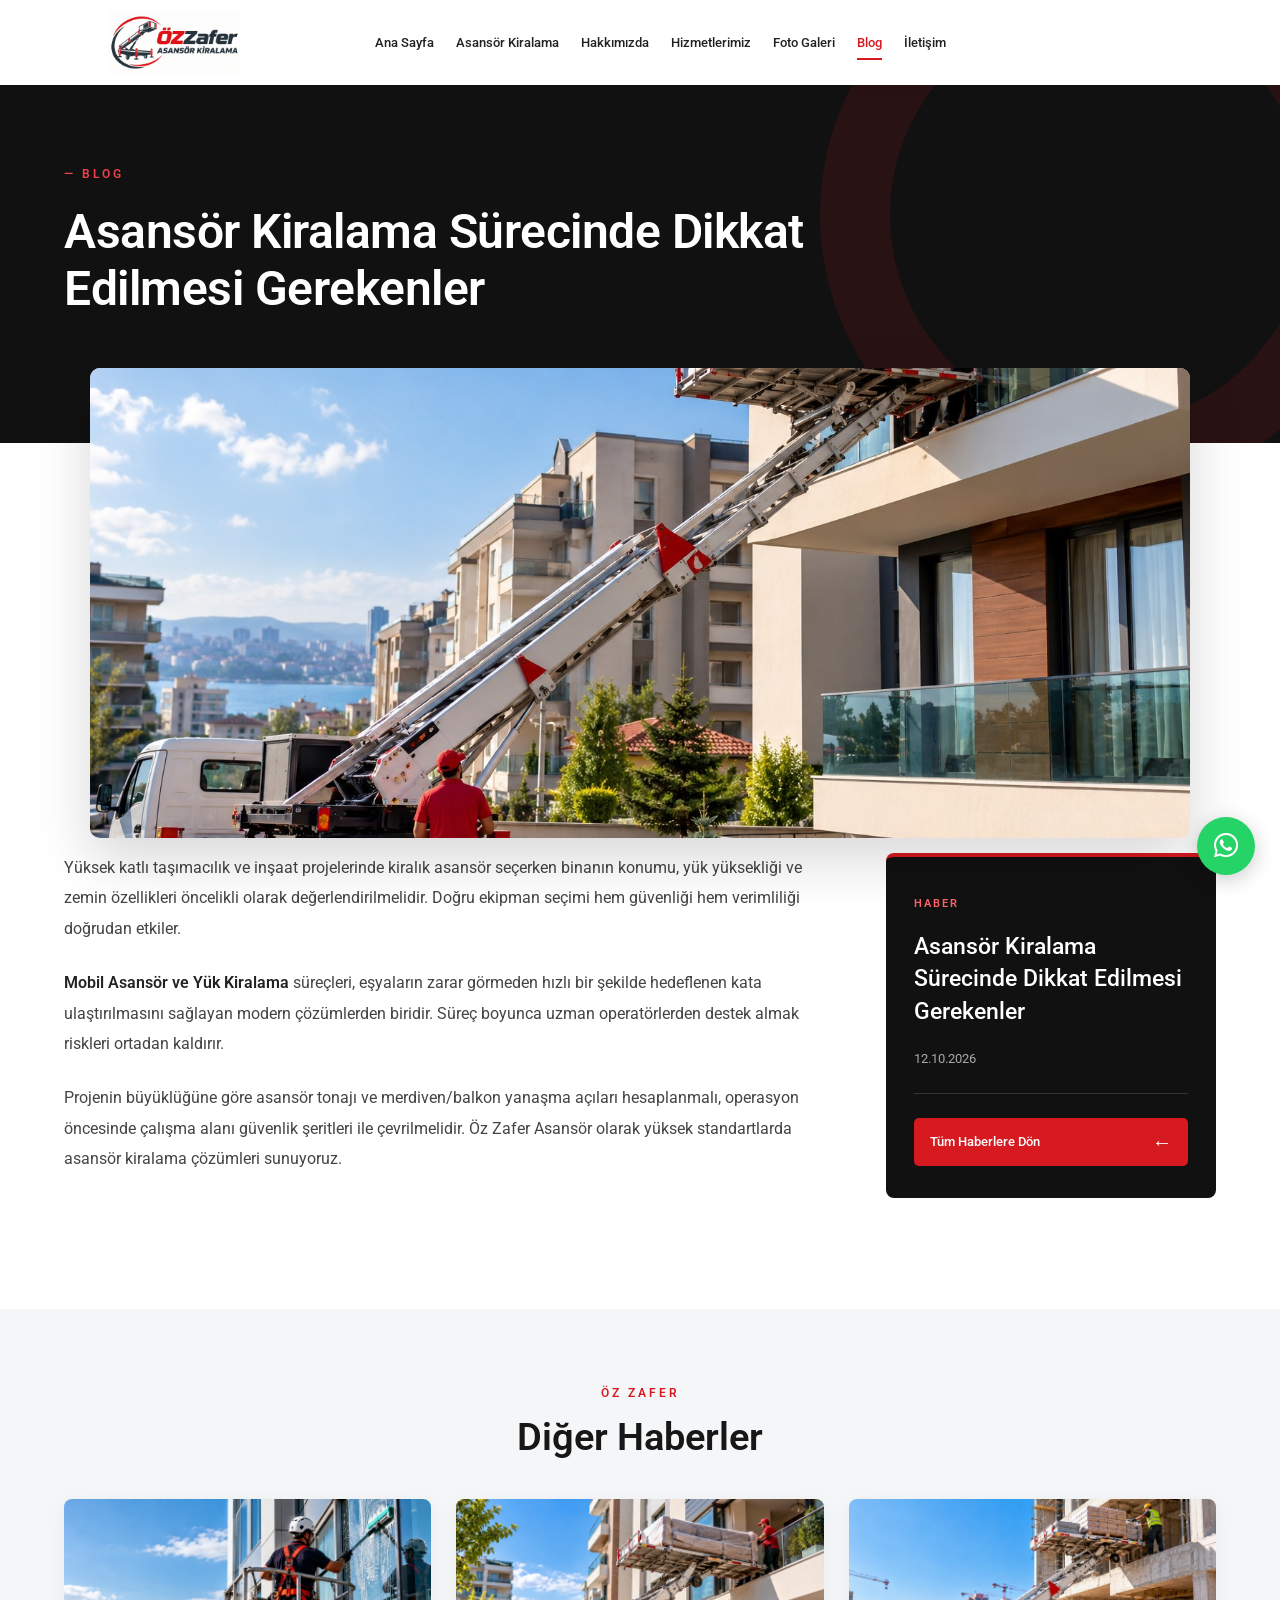
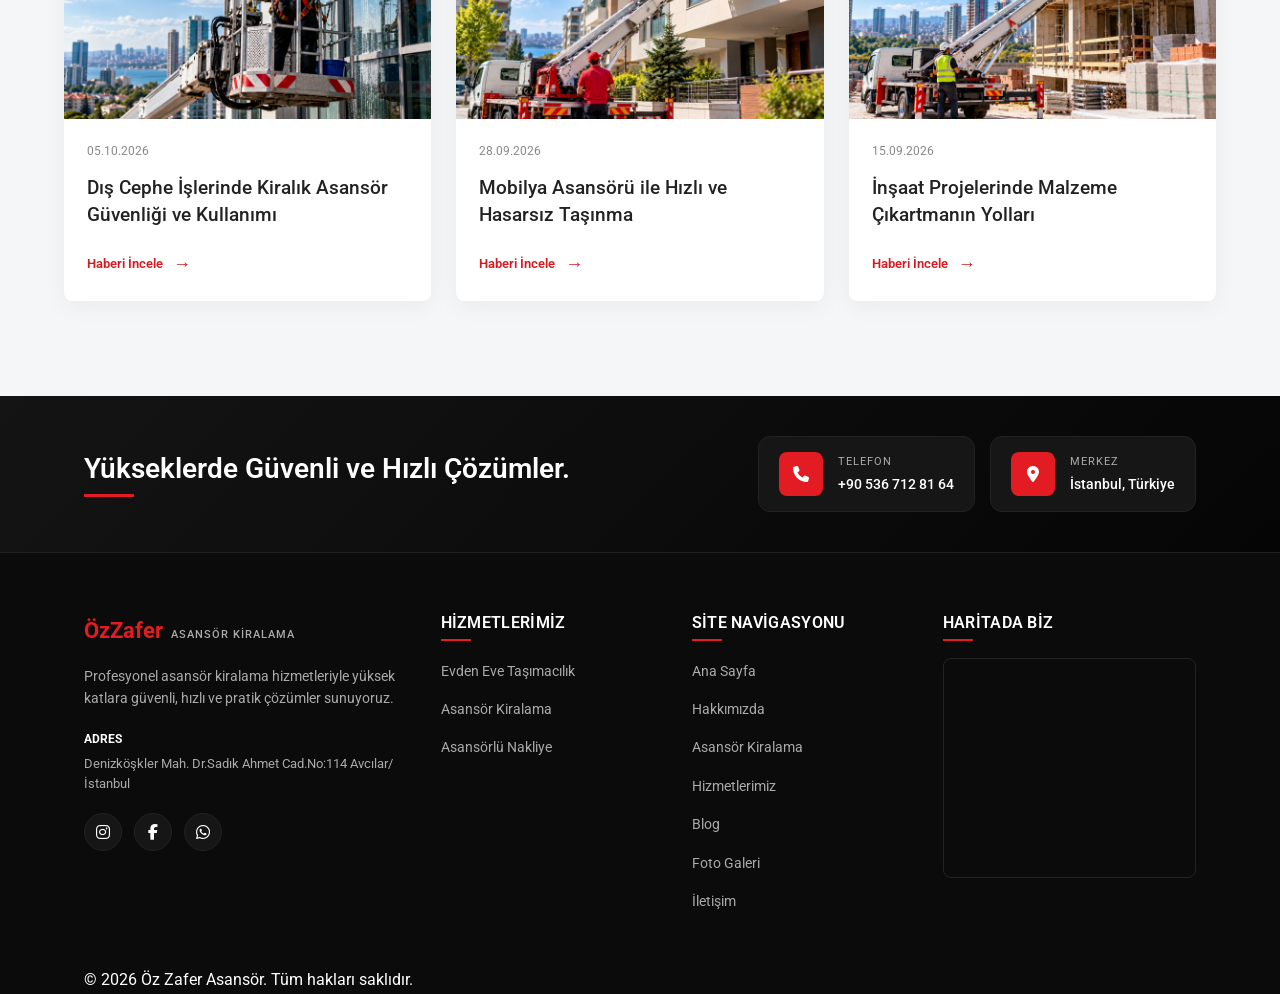
<file: blog1.html>
<!DOCTYPE html>
<html lang="tr">
<head>
<meta charset="UTF-8">
<meta name="viewport" content="width=device-width, initial-scale=1.0">
<link rel="stylesheet" href="../style.css">
<link rel="preconnect" href="https://fonts.googleapis.com">
<link rel="preconnect" href="https://fonts.gstatic.com" crossorigin>
<link href="https://fonts.googleapis.com/css2?family=Roboto:wght@400;500;600;700;800&display=swap" rel="stylesheet">
<link rel="stylesheet" href="https://cdnjs.cloudflare.com/ajax/libs/font-awesome/6.5.2/css/all.min.css">
<title>Asansör Kiralama Sürecinde Dikkat Edilmesi Gerekenler | Öz Zafer Asansör</title>
</head>
<body>

<header class="header">
  <div class="container header-container">
    <a href="index.html" class="logo"><img src="images/logo.jfif" alt="Öz Zafer Asansör Logo"></a>
    <nav class="navbar">
      <a href="index.html">Ana Sayfa</a>
      <a href="sayfalar/asansorkirala.html">Asansör Kiralama</a>
      <a href="sayfalar/hakkimizda.html">Hakkımızda</a>
      <a href="sayfalar/hizmetler.html">Hizmetlerimiz</a>
      <a href="sayfalar/fotogaleri.html">Foto Galeri</a>
      <a href="blog.html" class="active">Blog</a>
      <a href="sayfalar/iletisim.html">İletişim</a>
    </nav>
    <div class="social-icons">
      <a href="https://www.instagram.com/ozzafer_nakliyat/" target="_blank" aria-label="Instagram"><i class="fa-brands fa-instagram"></i></a>
      <a href="https://www.facebook.com/ozzafernakliye" target="_blank" aria-label="Facebook"><i class="fa-brands fa-facebook-f"></i></a>
      <a href="https://wa.me/905367128164" target="_blank" aria-label="WhatsApp"><i class="fa-brands fa-whatsapp"></i></a>
    </div>
    <button class="menu-btn" id="menuBtn" aria-label="Menüyü aç"><i class="fa-solid fa-bars"></i></button>
  </div>
</header>

<!-- KOYU HERO HEADER BÖLÜMÜ -->
<section class="anko-hero">
  <div class="container">
    <span class="anko-hero-badge">— BLOG</span>
    <h1 class="anko-hero-title">Asansör Kiralama Sürecinde Dikkat Edilmesi Gerekenler</h1>
  </div>
</section>

<!-- ORTA TAŞAN BÜYÜK GÖRSEL -->
<div class="container">
  <div class="anko-image-wrapper">
    <img src="images/r1.jpeg" class="anko-main-image" alt="Asansör Kiralama Sürecinde Dikkat Edilmesi Gerekenler">
  </div>
</div>

<!-- İÇERİK BÖLÜMÜ -->
<section class="section" style="padding-top: 0;">
  <div class="container">
    <div class="anko-content-grid">
      
      <!-- Sol Taraf Makale Metni -->
      <article class="anko-article-body">
        <p>Yüksek katlı taşımacılık ve inşaat projelerinde kiralık asansör seçerken binanın konumu, yük yüksekliği ve zemin özellikleri öncelikli olarak değerlendirilmelidir. Doğru ekipman seçimi hem güvenliği hem verimliliği doğrudan etkiler.</p>

        <p><strong>Mobil Asansör ve Yük Kiralama</strong> süreçleri, eşyaların zarar görmeden hızlı bir şekilde hedeflenen kata ulaştırılmasını sağlayan modern çözümlerden biridir. Süreç boyunca uzman operatörlerden destek almak riskleri ortadan kaldırır.</p>

        <p>Projenin büyüklüğüne göre asansör tonajı ve merdiven/balkon yanaşma açıları hesaplanmalı, operasyon öncesinde çalışma alanı güvenlik şeritleri ile çevrilmelidir. Öz Zafer Asansör olarak yüksek standartlarda asansör kiralama çözümleri sunuyoruz.</p>
      </article>

      <!-- Sağ Taraf Koyu Bilgi Kartı -->
      <aside class="anko-info-card">
        <span class="anko-card-badge">HABER</span>
        <h3 class="anko-card-title">Asansör Kiralama Sürecinde Dikkat Edilmesi Gerekenler</h3>
        <span class="anko-card-date">12.10.2026</span>
        <a href="blog.html" class="anko-btn-back">
          Tüm Haberlere Dön <span>&larr;</span>
        </a>
      </aside>

    </div>
  </div>
</section>

<!-- ALT DİĞER HABERLER -->
<section class="anko-other-news-section">
  <div class="container">
    <span class="anko-section-badge">ÖZ ZAFER</span>
    <h2 class="anko-section-title">Diğer Haberler</h2>

    <div class="anko-cards-grid">
      
      <a href="blog2.html" class="anko-news-card">
        <img src="images/r2.jpeg" alt="Dış Cephe İşlerinde Kiralık Asansör Güvenliği ve Kullanımıhe Temizliği">
        <div class="anko-news-card-body">
          <span class="anko-news-card-date">05.10.2026</span>
          <h3 class="anko-news-card-title">Dış Cephe İşlerinde Kiralık Asansör Güvenliği ve Kullanımı</h3>
          <div class="anko-news-card-link">
            Haberi İncele <span>&rarr;</span>
          </div>
        </div>
      </a>

      <a href="blog3.html" class="anko-news-card">
        <img src="images/r3.jpeg" alt="Mobilya Asansörü">
        <div class="anko-news-card-body">
          <span class="anko-news-card-date">28.09.2026</span>
          <h3 class="anko-news-card-title">Mobilya Asansörü ile Hızlı ve Hasarsız Taşınma</h3>
          <div class="anko-news-card-link">
            Haberi İncele <span>&rarr;</span>
          </div>
        </div>
      </a>

      <a href="blog4.html" class="anko-news-card">
        <img src="images/r4.jpeg" alt="İnşaat Projeleri">
        <div class="anko-news-card-body">
          <span class="anko-news-card-date">15.09.2026</span>
          <h3 class="anko-news-card-title">İnşaat Projelerinde Malzeme Çıkartmanın Yolları</h3>
          <div class="anko-news-card-link">
            Haberi İncele <span>&rarr;</span>
          </div>
        </div>
      </a>

    </div>
  </div>
</section>

<footer class="zafer-footer">
  <div class="footer-top-banner">
    <div class="container">
      <div class="footer-banner-left"><h2>Yükseklerde Güvenli ve Hızlı Çözümler.</h2></div>
      <div class="footer-banner-right">
        <a href="tel:+905367128164" class="footer-info-box phone-btn">
          <div class="icon-box"><i class="fa-solid fa-phone"></i></div>
          <div><span>TELEFON</span><p>+90 536 712 81 64</p></div>
        </a>
        <div class="footer-info-box">
          <div class="icon-box"><i class="fa-solid fa-location-dot"></i></div>
          <div><span>MERKEZ</span><p>İstanbul, Türkiye</p></div>
        </div>
      </div>
    </div>
  </div>
  <div class="footer-main-content">
    <div class="container footer-grid">
      <div class="footer-col brand-col">
        <div class="footer-logo"><span class="logo-text">ÖzZafer</span><small>ASANSÖR KİRALAMA</small></div>
        <p class="footer-about">Profesyonel asansör kiralama hizmetleriyle yüksek katlara güvenli, hızlı ve pratik çözümler sunuyoruz.</p>
        <div class="footer-address"><strong>ADRES</strong><p>Denizköşkler Mah. Dr.Sadık Ahmet Cad.No:114 Avcılar/İstanbul</p></div>
        <div class="footer-socials">
          <a href="https://www.instagram.com/ozzafer_nakliyat/" target="_blank" aria-label="Instagram"><i class="fa-brands fa-instagram"></i></a>
          <a href="https://www.facebook.com/ozzafernakliye" target="_blank" aria-label="Facebook"><i class="fa-brands fa-facebook-f"></i></a>
          <a href="https://wa.me/905367128164" target="_blank" aria-label="WhatsApp"><i class="fa-brands fa-whatsapp"></i></a>
        </div>
      </div>
      <div class="footer-col">
        <h4>HİZMETLERİMİZ</h4>
        <ul>
          <li><a href="sayfalar/hizmetler.html">Evden Eve Taşımacılık</a></li>
          <li><a href="sayfalar/asansorkirala.html">Asansör Kiralama</a></li>
          <li><a href="sayfalar/hizmetler.html">Asansörlü Nakliye</a></li>
        </ul>
      </div>
      <div class="footer-col">
        <h4>SİTE NAVİGASYONU</h4>
        <ul>
          <li><a href="index.html">Ana Sayfa</a></li>
          <li><a href="sayfalar/hakkimizda.html">Hakkımızda</a></li>
          <li><a href="sayfalar/asansorkirala.html">Asansör Kiralama</a></li>
          <li><a href="sayfalar/hizmetler.html">Hizmetlerimiz</a></li>
          <li><a href="blog.html">Blog</a></li>
          <li><a href="sayfalar/fotogaleri.html">Foto Galeri</a></li>
          <li><a href="sayfalar/iletisim.html">İletişim</a></li>
        </ul>
      </div>
      <div class="footer-col footer-map">
        <h4>HARİTADA BİZ</h4>
        <div class="map-container"><iframe src="https://www.google.com/maps?q=Denizköşkler%20Mahallesi%20Dr.%20Sadık%20Ahmet%20Caddesi%20No%3A114%20Avcılar%20İstanbul&output=embed" width="100%" height="220" style="border:0;" allowfullscreen="" loading="lazy" referrerpolicy="no-referrer-when-downgrade"></iframe></div>
      </div>
    </div>
  </div>
  <div class="footer-bottom-bar"><div class="container bottom-flex"><p>&copy; 2026 Öz Zafer Asansör. Tüm hakları saklıdır.</p></div></div>
</footer>

<a href="https://wa.me/905367128164" class="whatsapp-button" aria-label="WhatsApp" target="_blank"><i class="fa-brands fa-whatsapp"></i></a>
<script src="script.js"></script>
</body>
</html>
</file>
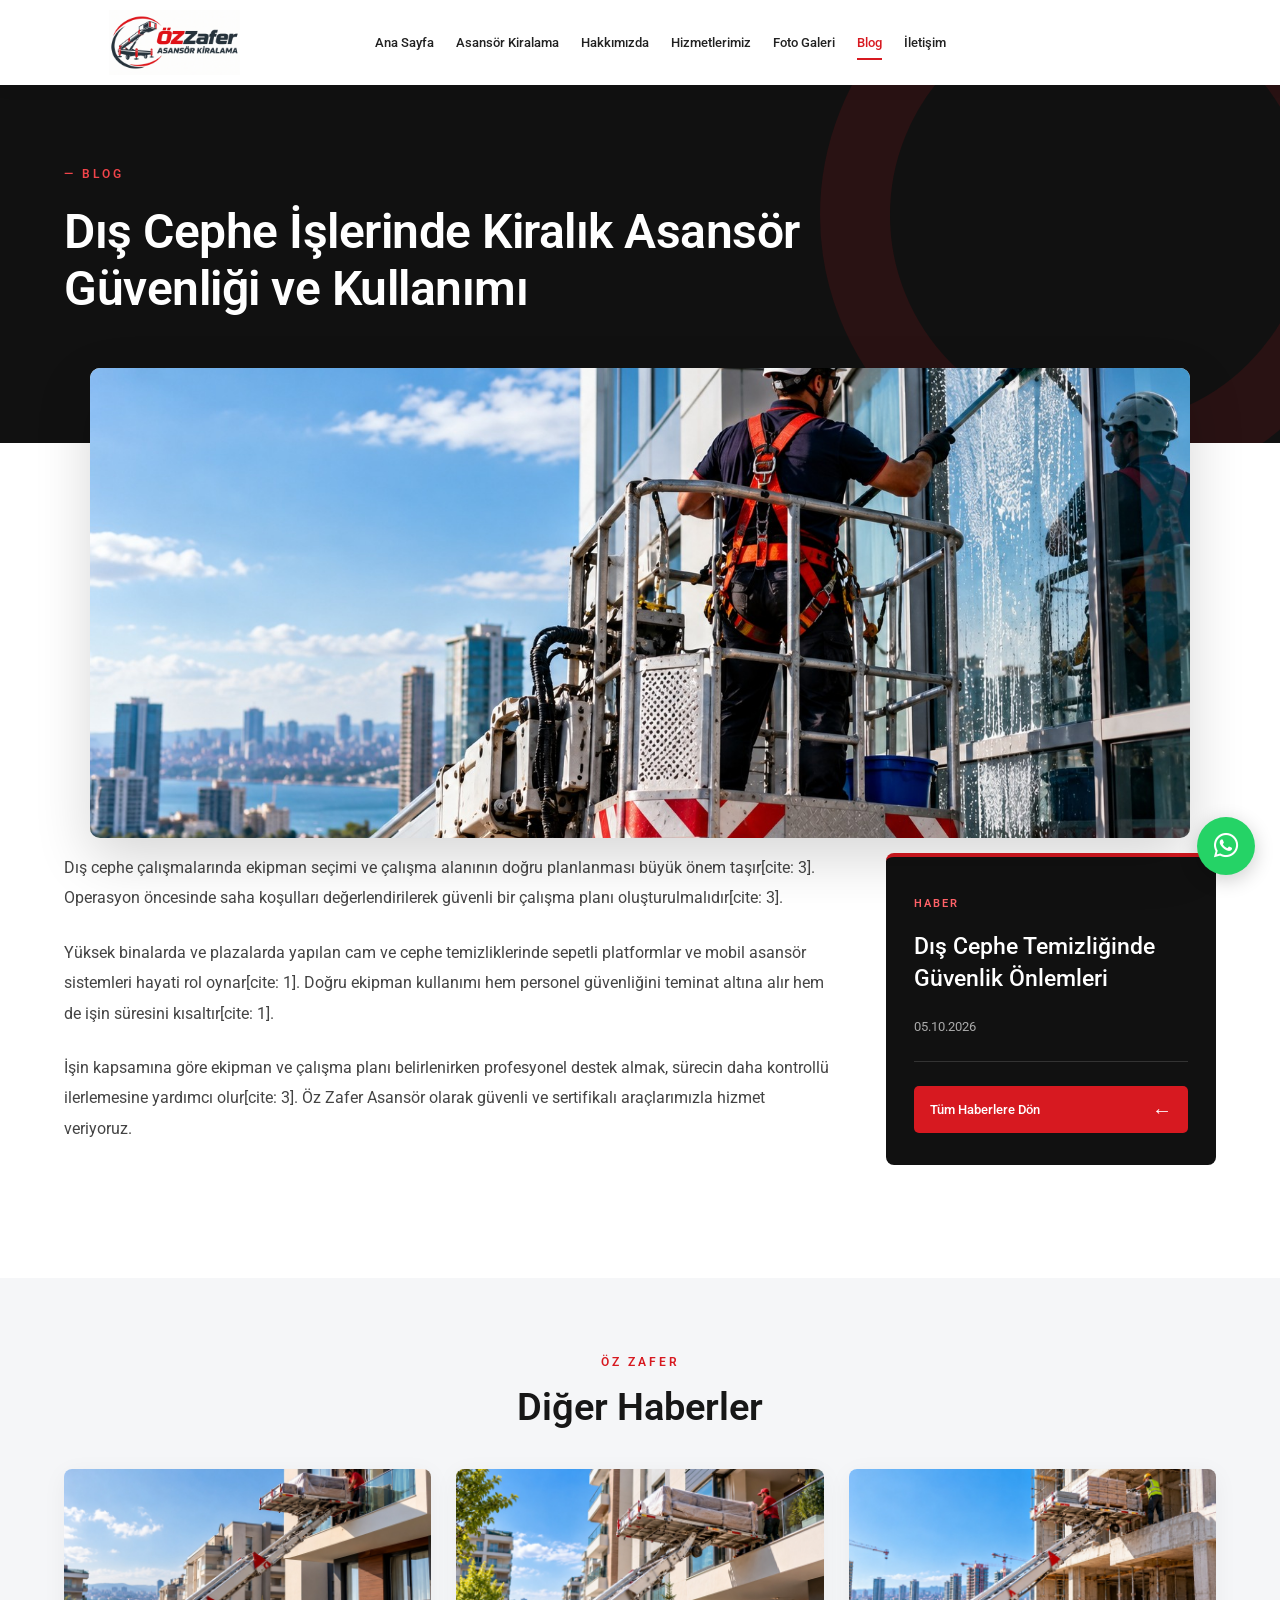
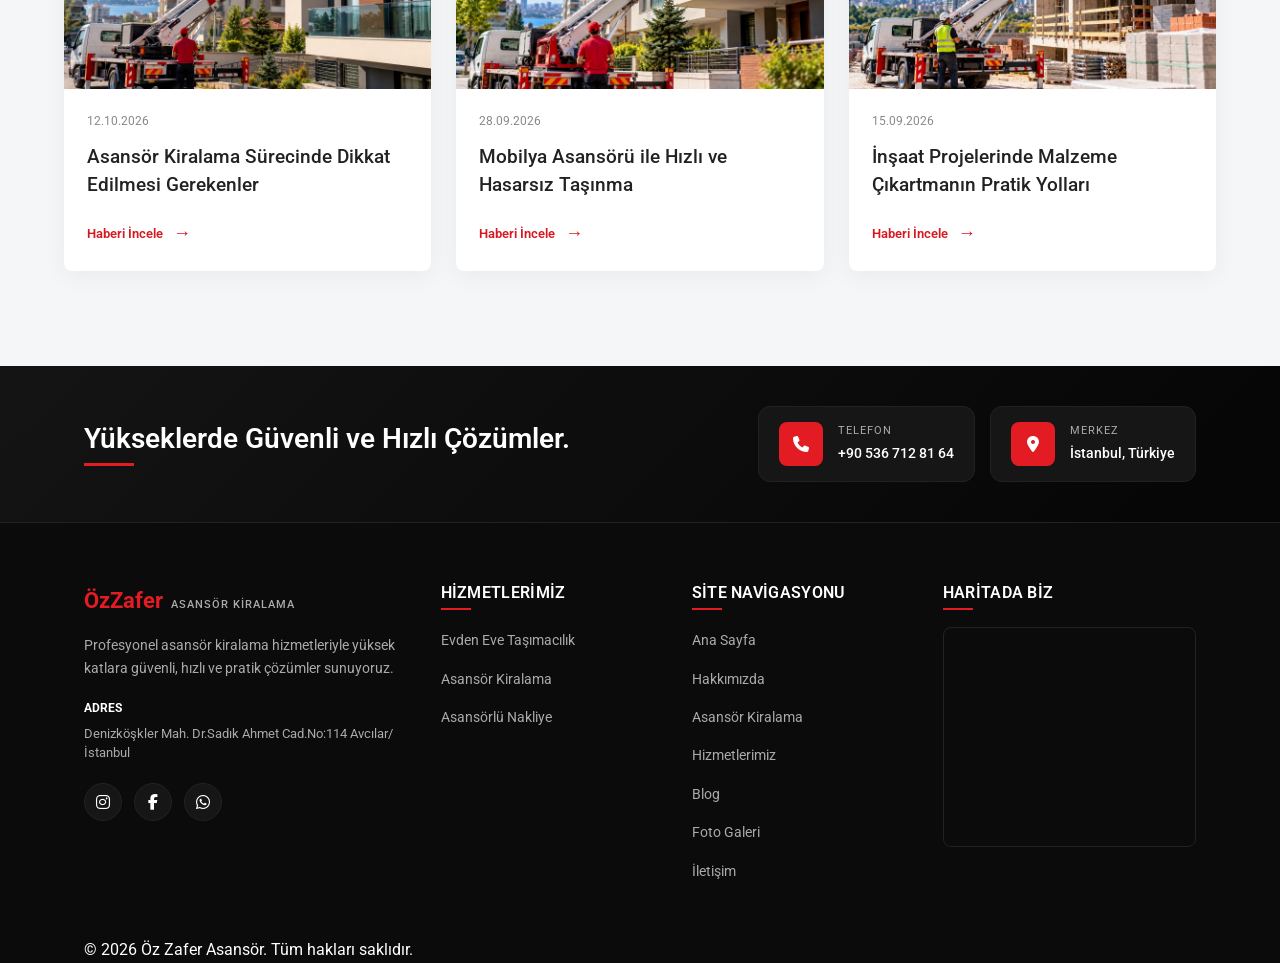
<file: blog2.html>
<!DOCTYPE html>
<html lang="tr">
<head>
<meta charset="UTF-8">
<meta name="viewport" content="width=device-width, initial-scale=1.0">
<link rel="stylesheet" href="../style.css">
<link rel="preconnect" href="https://fonts.googleapis.com">
<link rel="preconnect" href="https://fonts.gstatic.com" crossorigin>
<link href="https://fonts.googleapis.com/css2?family=Roboto:wght@400;500;600;700;800&display=swap" rel="stylesheet">
<link rel="stylesheet" href="https://cdnjs.cloudflare.com/ajax/libs/font-awesome/6.5.2/css/all.min.css">
<title>Dış Cephe İşlerinde Kiralık Asansör Güvenliği ve Kullanımı | Öz Zafer Asansör</title>
</head>
<body>

<header class="header">
  <div class="container header-container">
    <a href="../index.html" class="logo"><img src="../images/logo.jfif" alt="Öz Zafer Asansör Logo"></a>
    <nav class="navbar">
      <a href="../index.html">Ana Sayfa</a>
      <a href="../sayfalar/asansorkirala.html">Asansör Kiralama</a>
      <a href="../sayfalar/hakkimizda.html">Hakkımızda</a>
      <a href="../sayfalar/hizmetler.html">Hizmetlerimiz</a>
      <a href="../sayfalar/fotogaleri.html">Foto Galeri</a>
      <a href="../blog.html" class="active">Blog</a>
      <a href="../sayfalar/iletisim.html">İletişim</a>
    </nav>
    <div class="social-icons">
      <a href="https://www.instagram.com/ozzafer_nakliyat/" target="_blank" aria-label="Instagram"><i class="fa-brands fa-instagram"></i></a>
      <a href="https://www.facebook.com/ozzafernakliye" target="_blank" aria-label="Facebook"><i class="fa-brands fa-facebook-f"></i></a>
      <a href="https://wa.me/905367128164" target="_blank" aria-label="WhatsApp"><i class="fa-brands fa-whatsapp"></i></a>
    </div>
    <button class="menu-btn" id="menuBtn" aria-label="Menüyü aç"><i class="fa-solid fa-bars"></i></button>
  </div>
</header>

<!-- KOYU HERO HEADER BÖLÜMÜ -->
<section class="anko-hero">
  <div class="container">
    <span class="anko-hero-badge">— BLOG</span>
    <h1 class="anko-hero-title">Dış Cephe İşlerinde Kiralık Asansör Güvenliği ve Kullanımı</h1>
  </div>
</section>

<!-- ORTA TAŞAN BÜYÜK GÖRSEL -->
<div class="container">
  <div class="anko-image-wrapper">
    <img src="images/r2.jpeg" class="anko-main-image" alt="Dış Cephe İşlerinde Kiralık Asansör Güvenliği ve Kullanımı">
  </div>
</div>

<!-- İÇERİK BÖLÜMÜ -->
<section class="section" style="padding-top: 0;">
  <div class="container">
    <div class="anko-content-grid">
      
      <!-- Sol Taraf Makale Metni -->
      <article class="anko-article-body">
        <p>Dış cephe çalışmalarında ekipman seçimi ve çalışma alanının doğru planlanması büyük önem taşır[cite: 3]. Operasyon öncesinde saha koşulları değerlendirilerek güvenli bir çalışma planı oluşturulmalıdır[cite: 3].</p>

        <p>Yüksek binalarda ve plazalarda yapılan cam ve cephe temizliklerinde sepetli platformlar ve mobil asansör sistemleri hayati rol oynar[cite: 1]. Doğru ekipman kullanımı hem personel güvenliğini teminat altına alır hem de işin süresini kısaltır[cite: 1].</p>

        <p>İşin kapsamına göre ekipman ve çalışma planı belirlenirken profesyonel destek almak, sürecin daha kontrollü ilerlemesine yardımcı olur[cite: 3]. Öz Zafer Asansör olarak güvenli ve sertifikalı araçlarımızla hizmet veriyoruz.</p>
      </article>

      <!-- Sağ Taraf Koyu Bilgi Kartı -->
      <aside class="anko-info-card">
        <span class="anko-card-badge">HABER</span>
        <h3 class="anko-card-title">Dış Cephe Temizliğinde Güvenlik Önlemleri</h3>
        <span class="anko-card-date">05.10.2026</span>
        <a href="../blog.html" class="anko-btn-back">
          Tüm Haberlere Dön <span>&larr;</span>
        </a>
      </aside>

    </div>
  </div>
</section>

<!-- ALT DİĞER HABERLER -->
<section class="anko-other-news-section">
  <div class="container">
    <span class="anko-section-badge">ÖZ ZAFER</span>
    <h2 class="anko-section-title">Diğer Haberler</h2>

    <div class="anko-cards-grid">
      
      <a href="blog1.html" class="anko-news-card">
        <img src="images/r1.jpeg" alt="Asansör Kiralama">
        <div class="anko-news-card-body">
          <span class="anko-news-card-date">12.10.2026</span>
          <h3 class="anko-news-card-title">Asansör Kiralama Sürecinde Dikkat Edilmesi Gerekenler</h3>
          <div class="anko-news-card-link">
            Haberi İncele <span>&rarr;</span>
          </div>
        </div>
      </a>

      <a href="blog3.html" class="anko-news-card">
        <img src="images/r3.jpeg" alt="Mobilya Asansörü">
        <div class="anko-news-card-body">
          <span class="anko-news-card-date">28.09.2026</span>
          <h3 class="anko-news-card-title">Mobilya Asansörü ile Hızlı ve Hasarsız Taşınma</h3>
          <div class="anko-news-card-link">
            Haberi İncele <span>&rarr;</span>
          </div>
        </div>
      </a>

      <a href="blog4.html" class="anko-news-card">
        <img src="images/r4.jpeg" alt="İnşaat Projeleri">
        <div class="anko-news-card-body">
          <span class="anko-news-card-date">15.09.2026</span>
          <h3 class="anko-news-card-title">İnşaat Projelerinde Malzeme Çıkartmanın Pratik Yolları</h3>
          <div class="anko-news-card-link">
            Haberi İncele <span>&rarr;</span>
          </div>
        </div>
      </a>

    </div>
  </div>
</section>

<footer class="zafer-footer">
  <div class="footer-top-banner">
    <div class="container">
      <div class="footer-banner-left"><h2>Yükseklerde Güvenli ve Hızlı Çözümler.</h2></div>
      <div class="footer-banner-right">
        <a href="tel:+905367128164" class="footer-info-box phone-btn">
          <div class="icon-box"><i class="fa-solid fa-phone"></i></div>
          <div><span>TELEFON</span><p>+90 536 712 81 64</p></div>
        </a>
        <div class="footer-info-box">
          <div class="icon-box"><i class="fa-solid fa-location-dot"></i></div>
          <div><span>MERKEZ</span><p>İstanbul, Türkiye</p></div>
        </div>
      </div>
    </div>
  </div>
  <div class="footer-main-content">
    <div class="container footer-grid">
      <div class="footer-col brand-col">
        <div class="footer-logo"><span class="logo-text">ÖzZafer</span><small>ASANSÖR KİRALAMA</small></div>
        <p class="footer-about">Profesyonel asansör kiralama hizmetleriyle yüksek katlara güvenli, hızlı ve pratik çözümler sunuyoruz.</p>
        <div class="footer-address"><strong>ADRES</strong><p>Denizköşkler Mah. Dr.Sadık Ahmet Cad.No:114 Avcılar/İstanbul</p></div>
        <div class="footer-socials">
          <a href="https://www.instagram.com/ozzafer_nakliyat/" target="_blank" aria-label="Instagram"><i class="fa-brands fa-instagram"></i></a>
          <a href="https://www.facebook.com/ozzafernakliye" target="_blank" aria-label="Facebook"><i class="fa-brands fa-facebook-f"></i></a>
          <a href="https://wa.me/905367128164" target="_blank" aria-label="WhatsApp"><i class="fa-brands fa-whatsapp"></i></a>
        </div>
      </div>
      <div class="footer-col">
        <h4>HİZMETLERİMİZ</h4>
        <ul>
          <li><a href="../sayfalar/hizmetler.html">Evden Eve Taşımacılık</a></li>
          <li><a href="../sayfalar/asansorkirala.html">Asansör Kiralama</a></li>
          <li><a href="../sayfalar/hizmetler.html">Asansörlü Nakliye</a></li>
        </ul>
      </div>
      <div class="footer-col">
        <h4>SİTE NAVİGASYONU</h4>
        <ul>
          <li><a href="../index.html">Ana Sayfa</a></li>
          <li><a href="../sayfalar/hakkimizda.html">Hakkımızda</a></li>
          <li><a href="../sayfalar/asansorkirala.html">Asansör Kiralama</a></li>
          <li><a href="../sayfalar/hizmetler.html">Hizmetlerimiz</a></li>
          <li><a href="../blog.html">Blog</a></li>
          <li><a href="../sayfalar/fotogaleri.html">Foto Galeri</a></li>
          <li><a href="../sayfalar/iletisim.html">İletişim</a></li>
        </ul>
      </div>
      <div class="footer-col footer-map">
        <h4>HARİTADA BİZ</h4>
        <div class="map-container"><iframe src="https://www.google.com/maps?q=Denizköşkler%20Mahallesi%20Dr.%20Sadık%20Ahmet%20Caddesi%20No%3A114%20Avcılar%20İstanbul&output=embed" width="100%" height="220" style="border:0;" allowfullscreen="" loading="lazy" referrerpolicy="no-referrer-when-downgrade"></iframe></div>
      </div>
    </div>
  </div>
  <div class="footer-bottom-bar"><div class="container bottom-flex"><p>&copy; 2026 Öz Zafer Asansör. Tüm hakları saklıdır.</p></div></div>
</footer>

<a href="https://wa.me/905367128164" class="whatsapp-button" aria-label="WhatsApp" target="_blank"><i class="fa-brands fa-whatsapp"></i></a>
<script src="../script.js"></script>
</body>
</html>
</file>
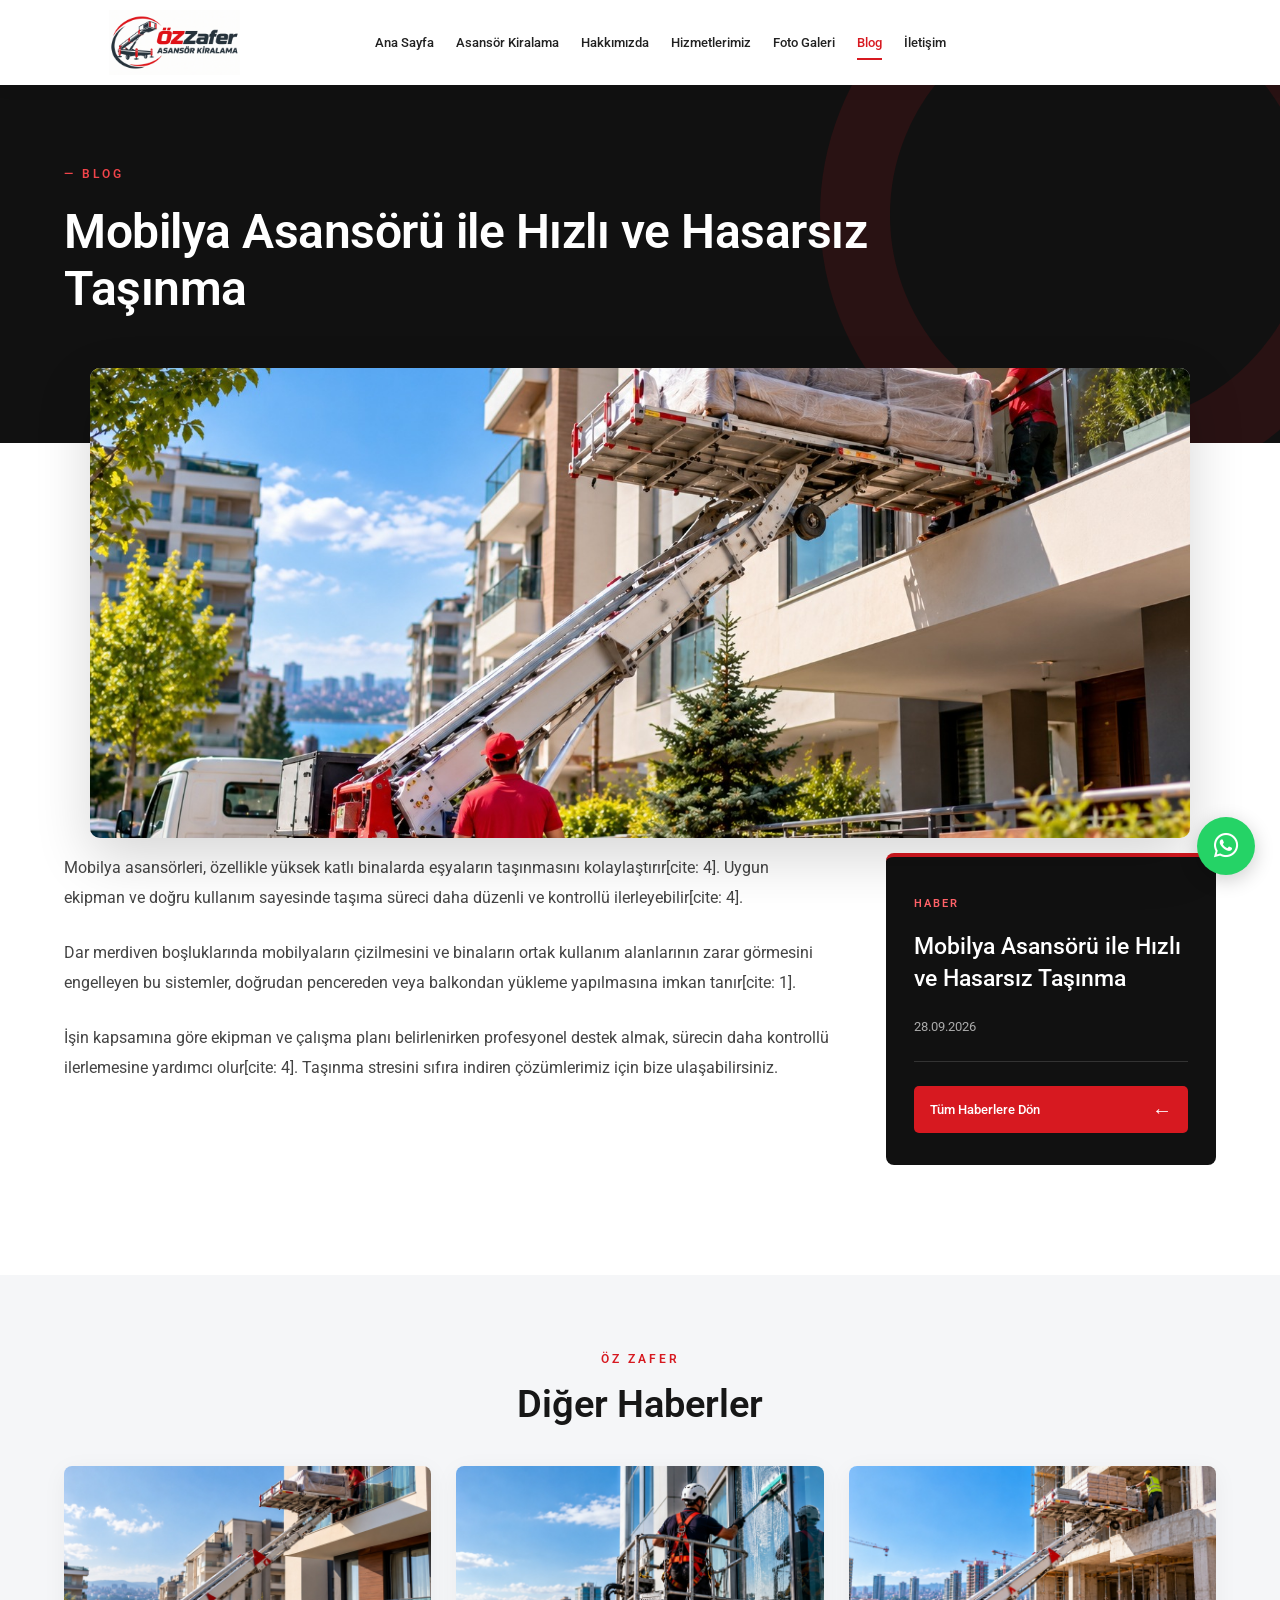
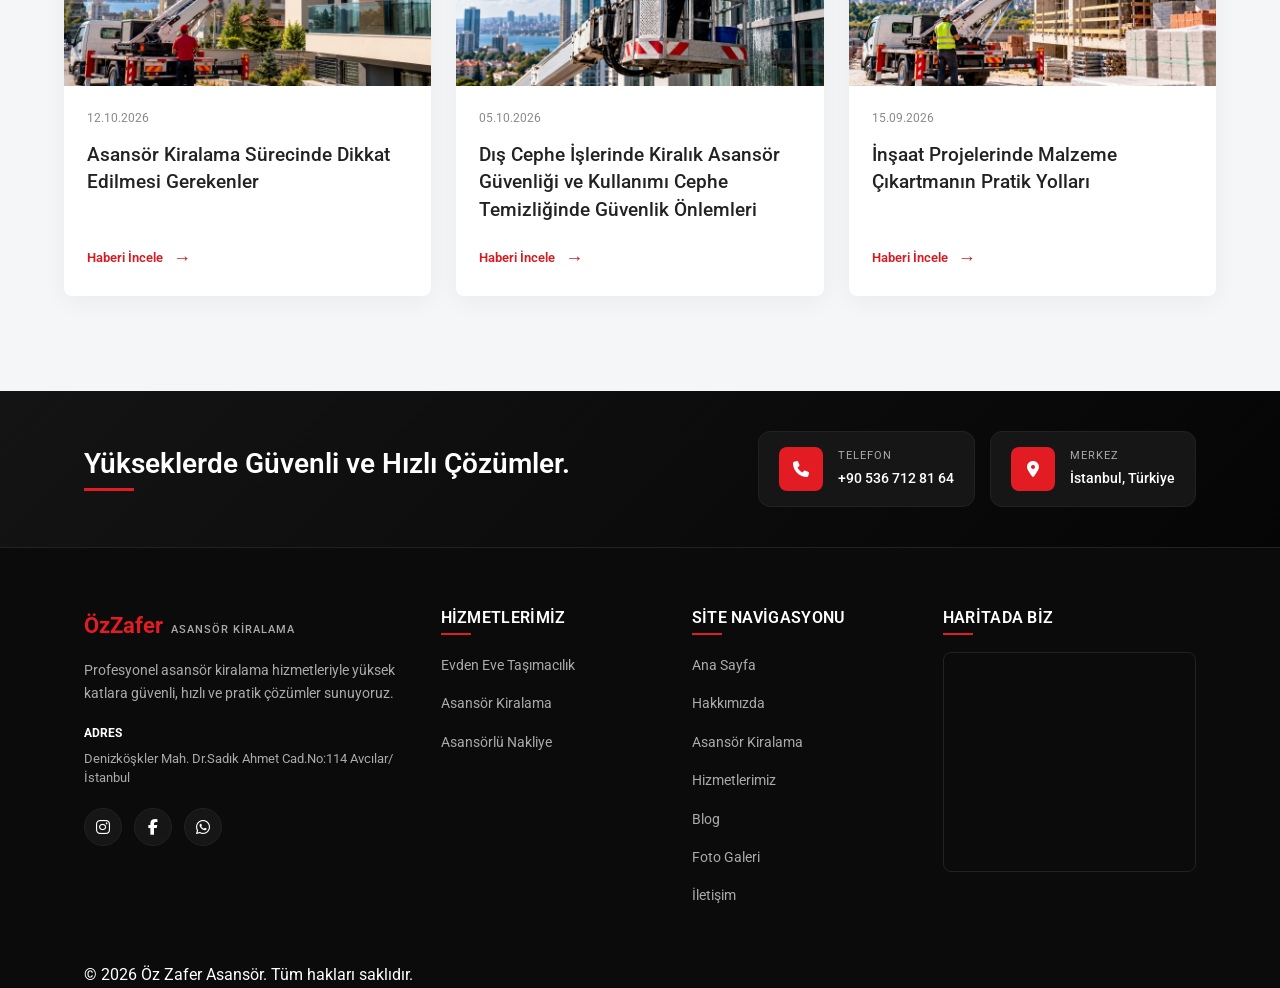
<file: blog3.html>
<!DOCTYPE html>
<html lang="tr">
<head>
<meta charset="UTF-8">
<meta name="viewport" content="width=device-width, initial-scale=1.0">
<link rel="stylesheet" href="../style.css">
<link rel="preconnect" href="https://fonts.googleapis.com">
<link rel="preconnect" href="https://fonts.gstatic.com" crossorigin>
<link href="https://fonts.googleapis.com/css2?family=Roboto:wght@400;500;600;700;800&display=swap" rel="stylesheet">
<link rel="stylesheet" href="https://cdnjs.cloudflare.com/ajax/libs/font-awesome/6.5.2/css/all.min.css">
<title>Mobilya Asansörü ile Hızlı ve Hasarsız Taşınma | Öz Zafer Asansör</title>
</head>
<body>

<header class="header">
  <div class="container header-container">
    <a href="../index.html" class="logo"><img src="../images/logo.jfif" alt="Öz Zafer Asansör Logo"></a>
    <nav class="navbar">
      <a href="../index.html">Ana Sayfa</a>
      <a href="../sayfalar/asansorkirala.html">Asansör Kiralama</a>
      <a href="../sayfalar/hakkimizda.html">Hakkımızda</a>
      <a href="../sayfalar/hizmetler.html">Hizmetlerimiz</a>
      <a href="../sayfalar/fotogaleri.html">Foto Galeri</a>
      <a href="../blog.html" class="active">Blog</a>
      <a href="../sayfalar/iletisim.html">İletişim</a>
    </nav>
    <div class="social-icons">
      <a href="https://www.instagram.com/ozzafer_nakliyat/" target="_blank" aria-label="Instagram"><i class="fa-brands fa-instagram"></i></a>
      <a href="https://www.facebook.com/ozzafernakliye" target="_blank" aria-label="Facebook"><i class="fa-brands fa-facebook-f"></i></a>
      <a href="https://wa.me/905367128164" target="_blank" aria-label="WhatsApp"><i class="fa-brands fa-whatsapp"></i></a>
    </div>
    <button class="menu-btn" id="menuBtn" aria-label="Menüyü aç"><i class="fa-solid fa-bars"></i></button>
  </div>
</header>

<!-- KOYU HERO HEADER BÖLÜMÜ -->
<section class="anko-hero">
  <div class="container">
    <span class="anko-hero-badge">— BLOG</span>
    <h1 class="anko-hero-title">Mobilya Asansörü ile Hızlı ve Hasarsız Taşınma</h1>
  </div>
</section>

<!-- ORTA TAŞAN BÜYÜK GÖRSEL -->
<div class="container">
  <div class="anko-image-wrapper">
    <img src="images/r3.jpeg" class="anko-main-image" alt="Mobilya Asansörü ile Hızlı ve Hasarsız Taşınma">
  </div>
</div>

<!-- İÇERİK BÖLÜMÜ -->
<section class="section" style="padding-top: 0;">
  <div class="container">
    <div class="anko-content-grid">
      
      <!-- Sol Taraf Makale Metni -->
      <article class="anko-article-body">
        <p>Mobilya asansörleri, özellikle yüksek katlı binalarda eşyaların taşınmasını kolaylaştırır[cite: 4]. Uygun ekipman ve doğru kullanım sayesinde taşıma süreci daha düzenli ve kontrollü ilerleyebilir[cite: 4].</p>

        <p>Dar merdiven boşluklarında mobilyaların çizilmesini ve binaların ortak kullanım alanlarının zarar görmesini engelleyen bu sistemler, doğrudan pencereden veya balkondan yükleme yapılmasına imkan tanır[cite: 1].</p>

        <p>İşin kapsamına göre ekipman ve çalışma planı belirlenirken profesyonel destek almak, sürecin daha kontrollü ilerlemesine yardımcı olur[cite: 4]. Taşınma stresini sıfıra indiren çözümlerimiz için bize ulaşabilirsiniz.</p>
      </article>

      <!-- Sağ Taraf Koyu Bilgi Kartı -->
      <aside class="anko-info-card">
        <span class="anko-card-badge">HABER</span>
        <h3 class="anko-card-title">Mobilya Asansörü ile Hızlı ve Hasarsız Taşınma</h3>
        <span class="anko-card-date">28.09.2026</span>
        <a href="../blog.html" class="anko-btn-back">
          Tüm Haberlere Dön <span>&larr;</span>
        </a>
      </aside>

    </div>
  </div>
</section>

<!-- ALT DİĞER HABERLER -->
<section class="anko-other-news-section">
  <div class="container">
    <span class="anko-section-badge">ÖZ ZAFER</span>
    <h2 class="anko-section-title">Diğer Haberler</h2>

    <div class="anko-cards-grid">
      
      <a href="blog1.html" class="anko-news-card">
        <img src="images/r1.jpeg" alt="Asansör Kiralama">
        <div class="anko-news-card-body">
          <span class="anko-news-card-date">12.10.2026</span>
          <h3 class="anko-news-card-title">Asansör Kiralama Sürecinde Dikkat Edilmesi Gerekenler</h3>
          <div class="anko-news-card-link">
            Haberi İncele <span>&rarr;</span>
          </div>
        </div>
      </a>

      <a href="blog2.html" class="anko-news-card">
        <img src="images/r2.jpeg" alt="Dış Cephe İşlerinde Kiralık Asansör Güvenliği ve Kullanımı Cephe Temizliği">
        <div class="anko-news-card-body">
          <span class="anko-news-card-date">05.10.2026</span>
          <h3 class="anko-news-card-title">Dış Cephe İşlerinde Kiralık Asansör Güvenliği ve Kullanımı Cephe Temizliğinde Güvenlik Önlemleri</h3>
          <div class="anko-news-card-link">
            Haberi İncele <span>&rarr;</span>
          </div>
        </div>
      </a>

      <a href="blog4.html" class="anko-news-card">
        <img src="images/r4.jpeg" alt="İnşaat Projeleri">
        <div class="anko-news-card-body">
          <span class="anko-news-card-date">15.09.2026</span>
          <h3 class="anko-news-card-title">İnşaat Projelerinde Malzeme Çıkartmanın Pratik Yolları</h3>
          <div class="anko-news-card-link">
            Haberi İncele <span>&rarr;</span>
          </div>
        </div>
      </a>

    </div>
  </div>
</section>

<footer class="zafer-footer">
  <div class="footer-top-banner">
    <div class="container">
      <div class="footer-banner-left"><h2>Yükseklerde Güvenli ve Hızlı Çözümler.</h2></div>
      <div class="footer-banner-right">
        <a href="tel:+905367128164" class="footer-info-box phone-btn">
          <div class="icon-box"><i class="fa-solid fa-phone"></i></div>
          <div><span>TELEFON</span><p>+90 536 712 81 64</p></div>
        </a>
        <div class="footer-info-box">
          <div class="icon-box"><i class="fa-solid fa-location-dot"></i></div>
          <div><span>MERKEZ</span><p>İstanbul, Türkiye</p></div>
        </div>
      </div>
    </div>
  </div>
  <div class="footer-main-content">
    <div class="container footer-grid">
      <div class="footer-col brand-col">
        <div class="footer-logo"><span class="logo-text">ÖzZafer</span><small>ASANSÖR KİRALAMA</small></div>
        <p class="footer-about">Profesyonel asansör kiralama hizmetleriyle yüksek katlara güvenli, hızlı ve pratik çözümler sunuyoruz.</p>
        <div class="footer-address"><strong>ADRES</strong><p>Denizköşkler Mah. Dr.Sadık Ahmet Cad.No:114 Avcılar/İstanbul</p></div>
        <div class="footer-socials">
          <a href="https://www.instagram.com/ozzafer_nakliyat/" target="_blank" aria-label="Instagram"><i class="fa-brands fa-instagram"></i></a>
          <a href="https://www.facebook.com/ozzafernakliye" target="_blank" aria-label="Facebook"><i class="fa-brands fa-facebook-f"></i></a>
          <a href="https://wa.me/905367128164" target="_blank" aria-label="WhatsApp"><i class="fa-brands fa-whatsapp"></i></a>
        </div>
      </div>
      <div class="footer-col">
        <h4>HİZMETLERİMİZ</h4>
        <ul>
          <li><a href="../sayfalar/hizmetler.html">Evden Eve Taşımacılık</a></li>
          <li><a href="../sayfalar/asansorkirala.html">Asansör Kiralama</a></li>
          <li><a href="../sayfalar/hizmetler.html">Asansörlü Nakliye</a></li>
        </ul>
      </div>
      <div class="footer-col">
        <h4>SİTE NAVİGASYONU</h4>
        <ul>
          <li><a href="../index.html">Ana Sayfa</a></li>
          <li><a href="../sayfalar/hakkimizda.html">Hakkımızda</a></li>
          <li><a href="../sayfalar/asansorkirala.html">Asansör Kiralama</a></li>
          <li><a href="../sayfalar/hizmetler.html">Hizmetlerimiz</a></li>
          <li><a href="../blog.html">Blog</a></li>
          <li><a href="../sayfalar/fotogaleri.html">Foto Galeri</a></li>
          <li><a href="../sayfalar/iletisim.html">İletişim</a></li>
        </ul>
      </div>
      <div class="footer-col footer-map">
        <h4>HARİTADA BİZ</h4>
        <div class="map-container"><iframe src="https://www.google.com/maps?q=Denizköşkler%20Mahallesi%20Dr.%20Sadık%20Ahmet%20Caddesi%20No%3A114%20Avcılar%20İstanbul&output=embed" width="100%" height="220" style="border:0;" allowfullscreen="" loading="lazy" referrerpolicy="no-referrer-when-downgrade"></iframe></div>
      </div>
    </div>
  </div>
  <div class="footer-bottom-bar"><div class="container bottom-flex"><p>&copy; 2026 Öz Zafer Asansör. Tüm hakları saklıdır.</p></div></div>
</footer>

<a href="https://wa.me/905367128164" class="whatsapp-button" aria-label="WhatsApp" target="_blank"><i class="fa-brands fa-whatsapp"></i></a>
<script src="../script.js"></script>
</body>
</html>
</file>
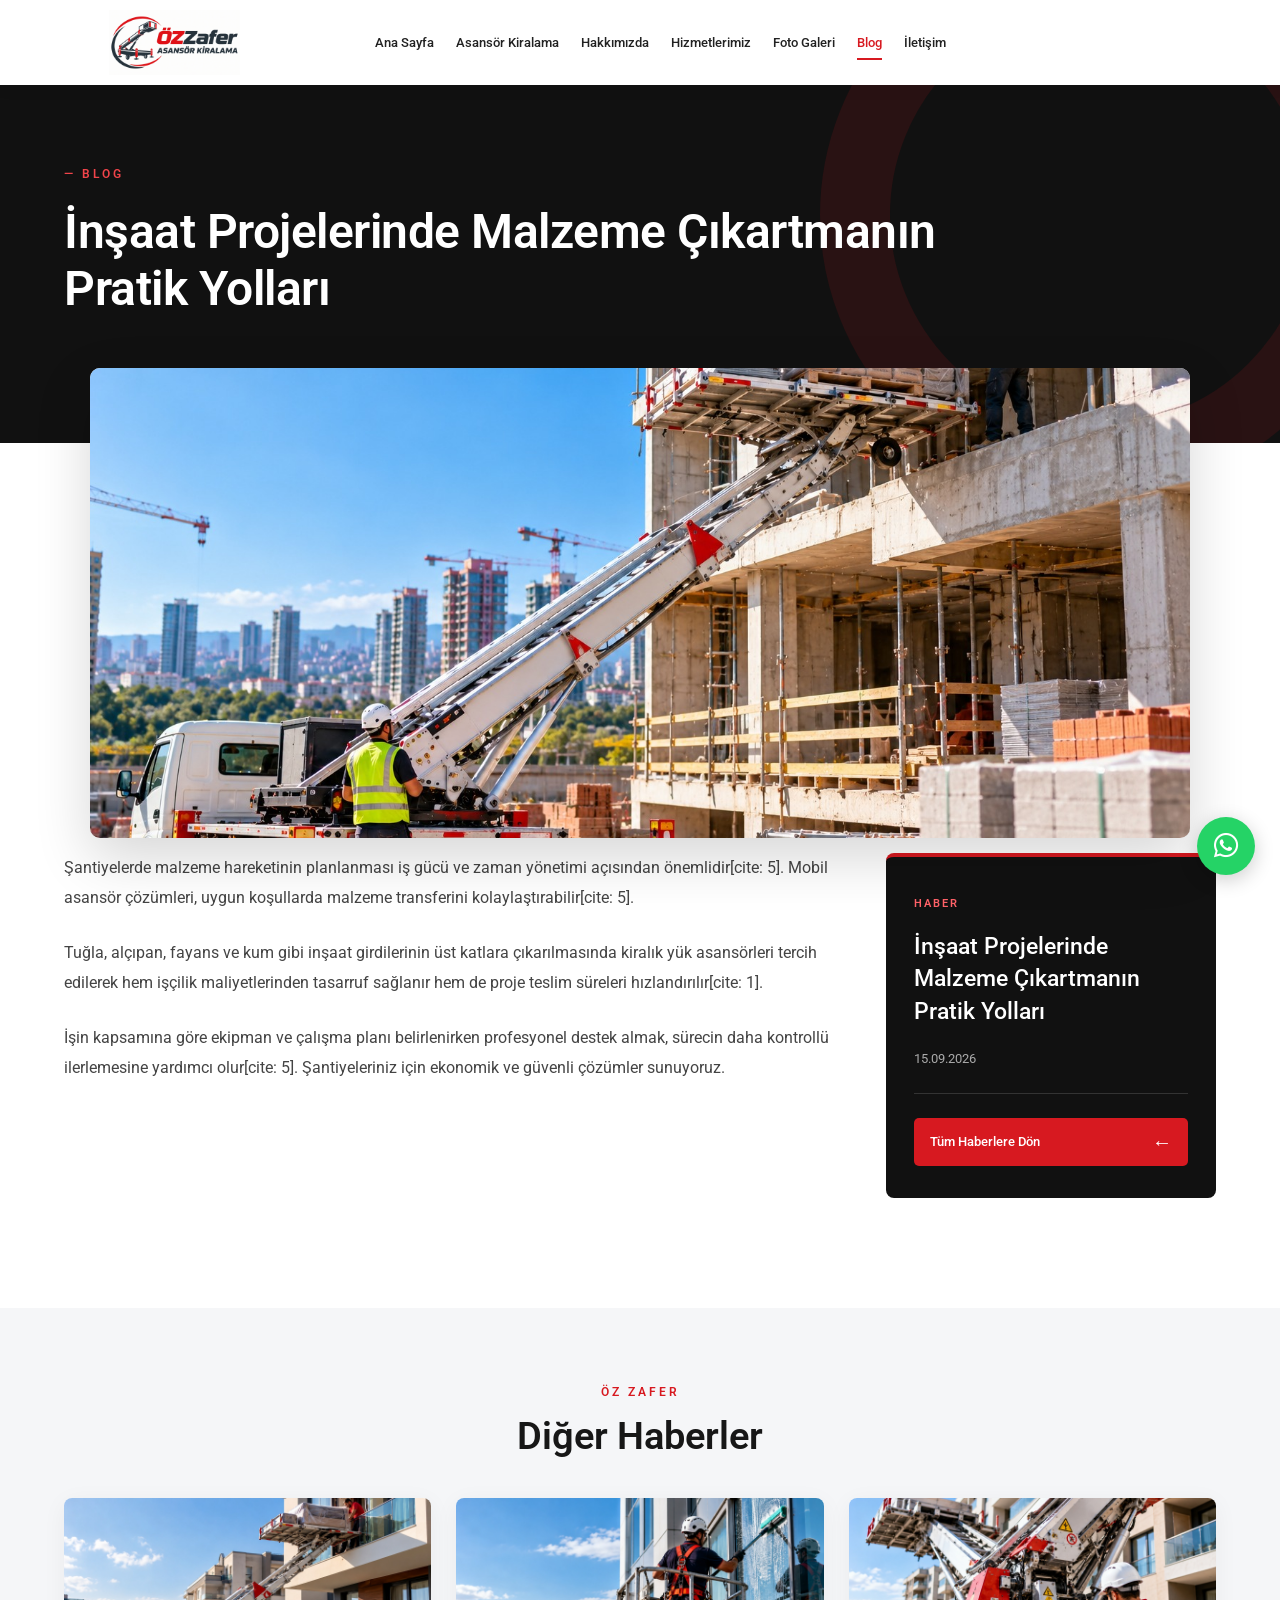
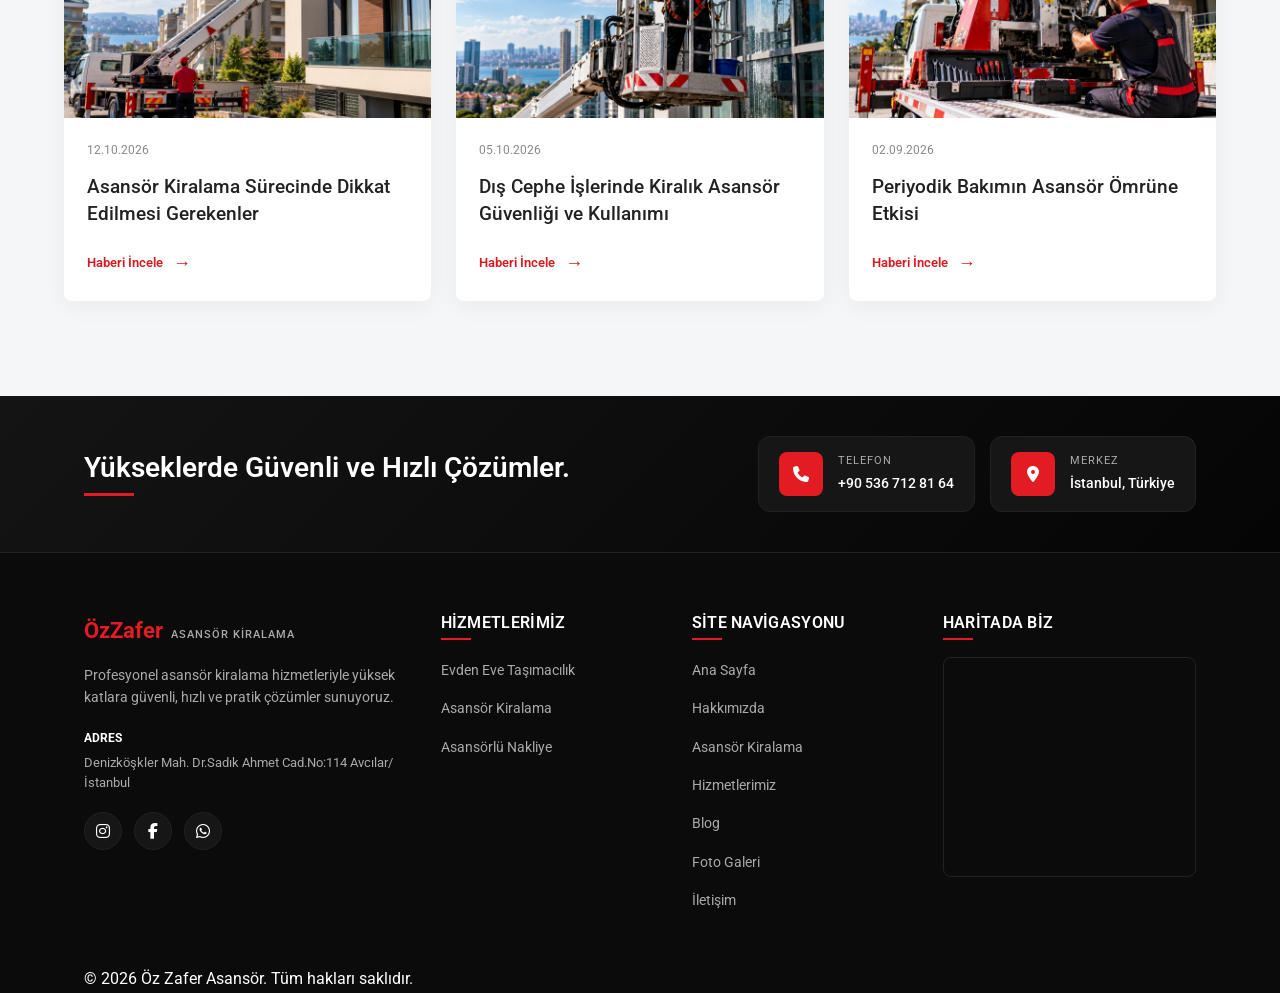
<file: blog4.html>
<!DOCTYPE html>
<html lang="tr">
<head>
<meta charset="UTF-8">
<meta name="viewport" content="width=device-width, initial-scale=1.0">
<link rel="stylesheet" href="../style.css">
<link rel="preconnect" href="https://fonts.googleapis.com">
<link rel="preconnect" href="https://fonts.gstatic.com" crossorigin>
<link href="https://fonts.googleapis.com/css2?family=Roboto:wght@400;500;600;700;800&display=swap" rel="stylesheet">
<link rel="stylesheet" href="https://cdnjs.cloudflare.com/ajax/libs/font-awesome/6.5.2/css/all.min.css">
<title>İnşaat Projelerinde Malzeme Çıkartmanın Pratik Yolları | Öz Zafer Asansör</title>
</head>
<body>

<header class="header">
  <div class="container header-container">
    <a href="index.html" class="logo"><img src="images/logo.jfif" alt="Öz Zafer Asansör Logo"></a>
    <nav class="navbar">
      <a href="index.html">Ana Sayfa</a>
      <a href="sayfalar/asansorkirala.html">Asansör Kiralama</a>
      <a href="sayfalar/hakkimizda.html">Hakkımızda</a>
      <a href="sayfalar/hizmetler.html">Hizmetlerimiz</a>
      <a href="sayfalar/fotogaleri.html">Foto Galeri</a>
      <a href="blog.html" class="active">Blog</a>
      <a href="sayfalar/iletisim.html">İletişim</a>
    </nav>
    <div class="social-icons">
      <a href="https://www.instagram.com/ozzafer_nakliyat/" target="_blank" aria-label="Instagram"><i class="fa-brands fa-instagram"></i></a>
      <a href="https://www.facebook.com/ozzafernakliye" target="_blank" aria-label="Facebook"><i class="fa-brands fa-facebook-f"></i></a>
      <a href="https://wa.me/905367128164" target="_blank" aria-label="WhatsApp"><i class="fa-brands fa-whatsapp"></i></a>
    </div>
    <button class="menu-btn" id="menuBtn" aria-label="Menüyü aç"><i class="fa-solid fa-bars"></i></button>
  </div>
</header>

<!-- KOYU HERO HEADER BÖLÜMÜ -->
<section class="anko-hero">
  <div class="container">
    <span class="anko-hero-badge">— BLOG</span>
    <h1 class="anko-hero-title">İnşaat Projelerinde Malzeme Çıkartmanın Pratik Yolları</h1>
  </div>
</section>

<!-- ORTA TAŞAN BÜYÜK GÖRSEL -->
<div class="container">
  <div class="anko-image-wrapper">
    <img src="images/r4.jpeg" class="anko-main-image" alt="İnşaat Projelerinde Malzeme Çıkartmanın Pratik Yolları">
  </div>
</div>

<!-- İÇERİK BÖLÜMÜ -->
<section class="section" style="padding-top: 0;">
  <div class="container">
    <div class="anko-content-grid">
      
      <!-- Sol Taraf Makale Metni -->
      <article class="anko-article-body">
        <p>Şantiyelerde malzeme hareketinin planlanması iş gücü ve zaman yönetimi açısından önemlidir[cite: 5]. Mobil asansör çözümleri, uygun koşullarda malzeme transferini kolaylaştırabilir[cite: 5].</p>

        <p>Tuğla, alçıpan, fayans ve kum gibi inşaat girdilerinin üst katlara çıkarılmasında kiralık yük asansörleri tercih edilerek hem işçilik maliyetlerinden tasarruf sağlanır hem de proje teslim süreleri hızlandırılır[cite: 1].</p>

        <p>İşin kapsamına göre ekipman ve çalışma planı belirlenirken profesyonel destek almak, sürecin daha kontrollü ilerlemesine yardımcı olur[cite: 5]. Şantiyeleriniz için ekonomik ve güvenli çözümler sunuyoruz.</p>
      </article>

      <!-- Sağ Taraf Koyu Bilgi Kartı -->
      <aside class="anko-info-card">
        <span class="anko-card-badge">HABER</span>
        <h3 class="anko-card-title">İnşaat Projelerinde Malzeme Çıkartmanın Pratik Yolları</h3>
        <span class="anko-card-date">15.09.2026</span>
        <a href="blog.html" class="anko-btn-back">
          Tüm Haberlere Dön <span>&larr;</span>
        </a>
      </aside>

    </div>
  </div>
</section>

<!-- ALT DİĞER HABERLER -->
<section class="anko-other-news-section">
  <div class="container">
    <span class="anko-section-badge">ÖZ ZAFER</span>
    <h2 class="anko-section-title">Diğer Haberler</h2>

    <div class="anko-cards-grid">
      
      <a href="blog1.html" class="anko-news-card">
        <img src="images/r1.jpeg" alt="Asansör Kiralama">
        <div class="anko-news-card-body">
          <span class="anko-news-card-date">12.10.2026</span>
          <h3 class="anko-news-card-title">Asansör Kiralama Sürecinde Dikkat Edilmesi Gerekenler</h3>
          <div class="anko-news-card-link">
            Haberi İncele <span>&rarr;</span>
          </div>
        </div>
      </a>

      <a href="blog2.html" class="anko-news-card">
        <img src="images/r2.jpeg" alt="Dış Cephe İşlerinde Kiralık Asansör Güvenliği ve Kullanımı Cephe Temizliği">
        <div class="anko-news-card-body">
          <span class="anko-news-card-date">05.10.2026</span>
          <h3 class="anko-news-card-title">Dış Cephe İşlerinde Kiralık Asansör Güvenliği ve Kullanımı </h3>
          <div class="anko-news-card-link">
            Haberi İncele <span>&rarr;</span>
          </div>
        </div>
      </a>

      <a href="blog5.html" class="anko-news-card">
        <img src="images/r5.jpeg" alt="Periyodik Bakım">
        <div class="anko-news-card-body">
          <span class="anko-news-card-date">02.09.2026</span>
          <h3 class="anko-news-card-title">Periyodik Bakımın Asansör Ömrüne Etkisi</h3>
          <div class="anko-news-card-link">
            Haberi İncele <span>&rarr;</span>
          </div>
        </div>
      </a>

    </div>
  </div>
</section>

<footer class="zafer-footer">
  <div class="footer-top-banner">
    <div class="container">
      <div class="footer-banner-left"><h2>Yükseklerde Güvenli ve Hızlı Çözümler.</h2></div>
      <div class="footer-banner-right">
        <a href="tel:+905367128164" class="footer-info-box phone-btn">
          <div class="icon-box"><i class="fa-solid fa-phone"></i></div>
          <div><span>TELEFON</span><p>+90 536 712 81 64</p></div>
        </a>
        <div class="footer-info-box">
          <div class="icon-box"><i class="fa-solid fa-location-dot"></i></div>
          <div><span>MERKEZ</span><p>İstanbul, Türkiye</p></div>
        </div>
      </div>
    </div>
  </div>
  <div class="footer-main-content">
    <div class="container footer-grid">
      <div class="footer-col brand-col">
        <div class="footer-logo"><span class="logo-text">ÖzZafer</span><small>ASANSÖR KİRALAMA</small></div>
        <p class="footer-about">Profesyonel asansör kiralama hizmetleriyle yüksek katlara güvenli, hızlı ve pratik çözümler sunuyoruz.</p>
        <div class="footer-address"><strong>ADRES</strong><p>Denizköşkler Mah. Dr.Sadık Ahmet Cad.No:114 Avcılar/İstanbul</p></div>
        <div class="footer-socials">
          <a href="https://www.instagram.com/ozzafer_nakliyat/" target="_blank" aria-label="Instagram"><i class="fa-brands fa-instagram"></i></a>
          <a href="https://www.facebook.com/ozzafernakliye" target="_blank" aria-label="Facebook"><i class="fa-brands fa-facebook-f"></i></a>
          <a href="https://wa.me/905367128164" target="_blank" aria-label="WhatsApp"><i class="fa-brands fa-whatsapp"></i></a>
        </div>
      </div>
      <div class="footer-col">
        <h4>HİZMETLERİMİZ</h4>
        <ul>
          <li><a href="../sayfalar/hizmetler.html">Evden Eve Taşımacılık</a></li>
          <li><a href="../sayfalar/asansorkirala.html">Asansör Kiralama</a></li>
          <li><a href="../sayfalar/hizmetler.html">Asansörlü Nakliye</a></li>
        </ul>
      </div>
      <div class="footer-col">
        <h4>SİTE NAVİGASYONU</h4>
        <ul>
          <li><a href="../index.html">Ana Sayfa</a></li>
          <li><a href="../sayfalar/hakkimizda.html">Hakkımızda</a></li>
          <li><a href="../sayfalar/asansorkirala.html">Asansör Kiralama</a></li>
          <li><a href="../sayfalar/hizmetler.html">Hizmetlerimiz</a></li>
          <li><a href="../blog.html">Blog</a></li>
          <li><a href="../sayfalar/fotogaleri.html">Foto Galeri</a></li>
          <li><a href="../sayfalar/iletisim.html">İletişim</a></li>
        </ul>
      </div>
      <div class="footer-col footer-map">
        <h4>HARİTADA BİZ</h4>
        <div class="map-container"><iframe src="https://www.google.com/maps?q=Denizköşkler%20Mahallesi%20Dr.%20Sadık%20Ahmet%20Caddesi%20No%3A114%20Avcılar%20İstanbul&output=embed" width="100%" height="220" style="border:0;" allowfullscreen="" loading="lazy" referrerpolicy="no-referrer-when-downgrade"></iframe></div>
      </div>
    </div>
  </div>
  <div class="footer-bottom-bar"><div class="container bottom-flex"><p>&copy; 2026 Öz Zafer Asansör. Tüm hakları saklıdır.</p></div></div>
</footer>

<a href="https://wa.me/905367128164" class="whatsapp-button" aria-label="WhatsApp" target="_blank"><i class="fa-brands fa-whatsapp"></i></a>
<script src="../script.js"></script>
</body>
</html>
</file>
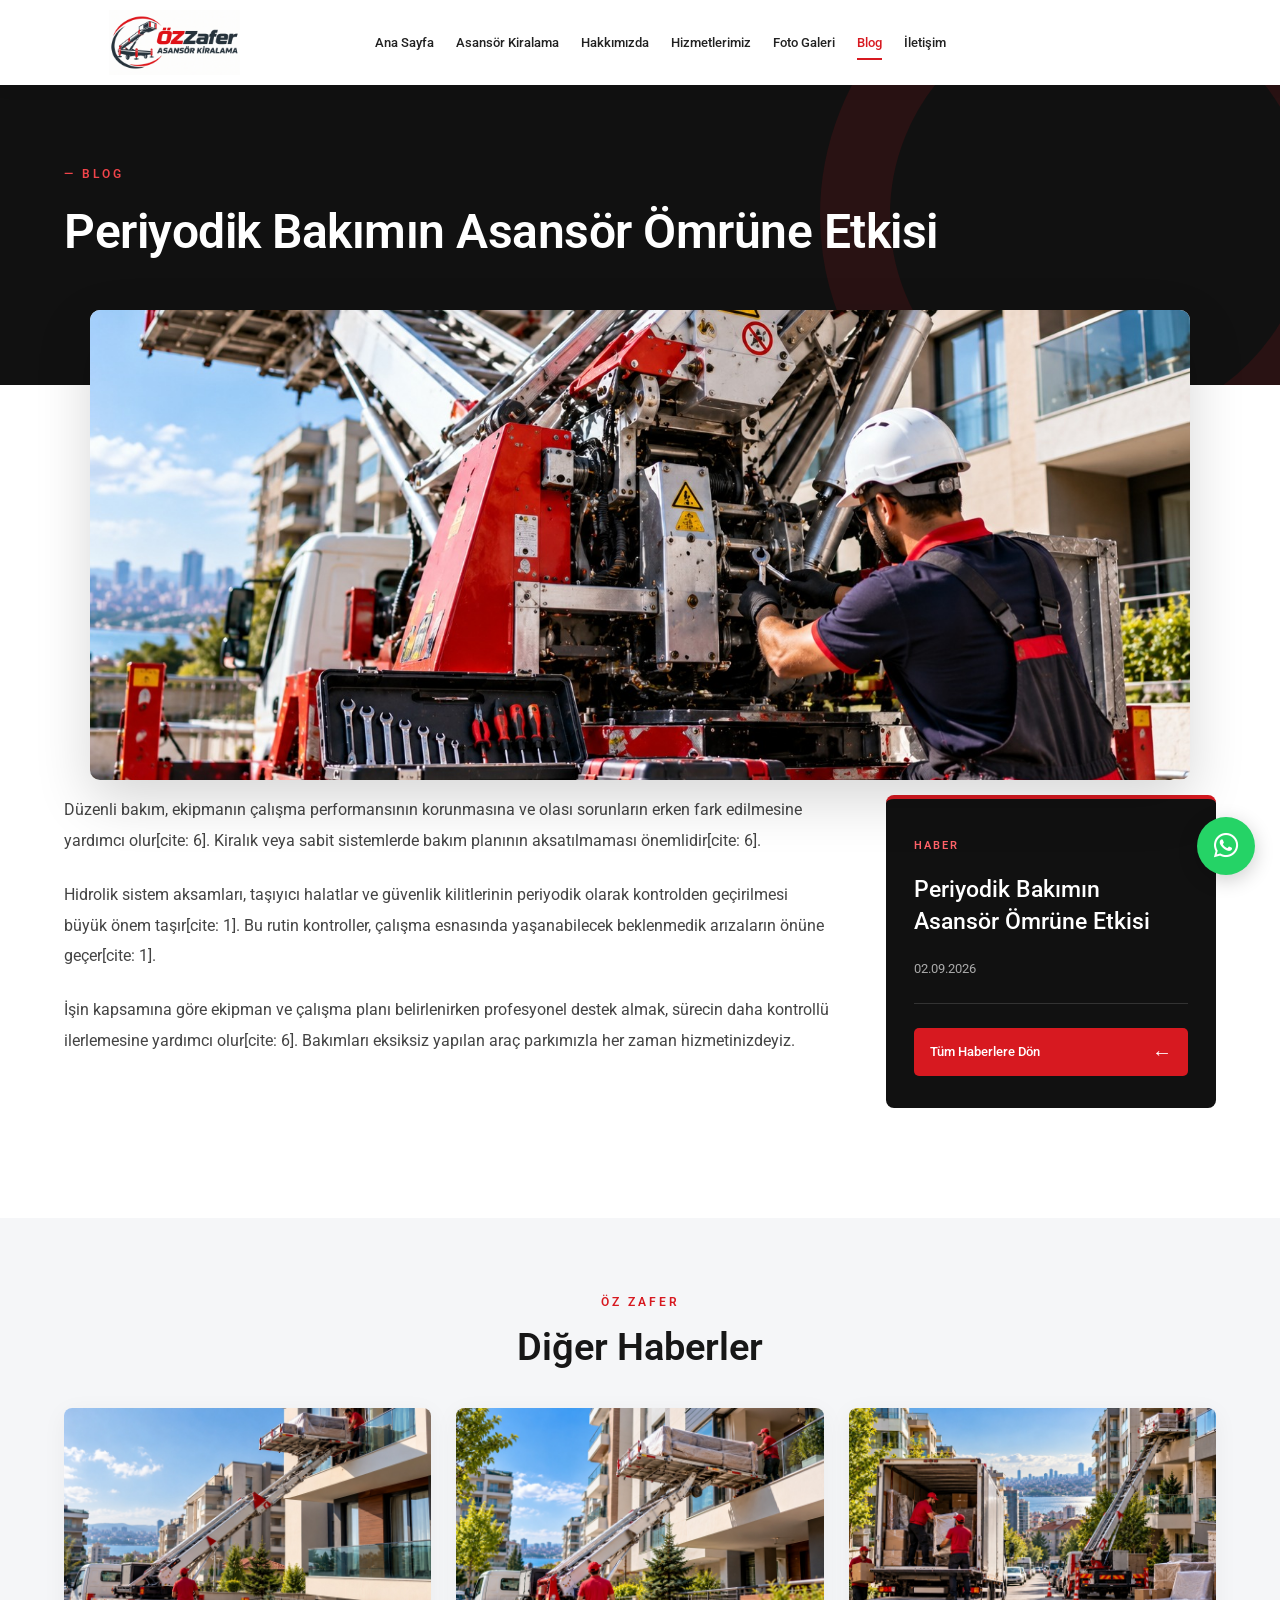
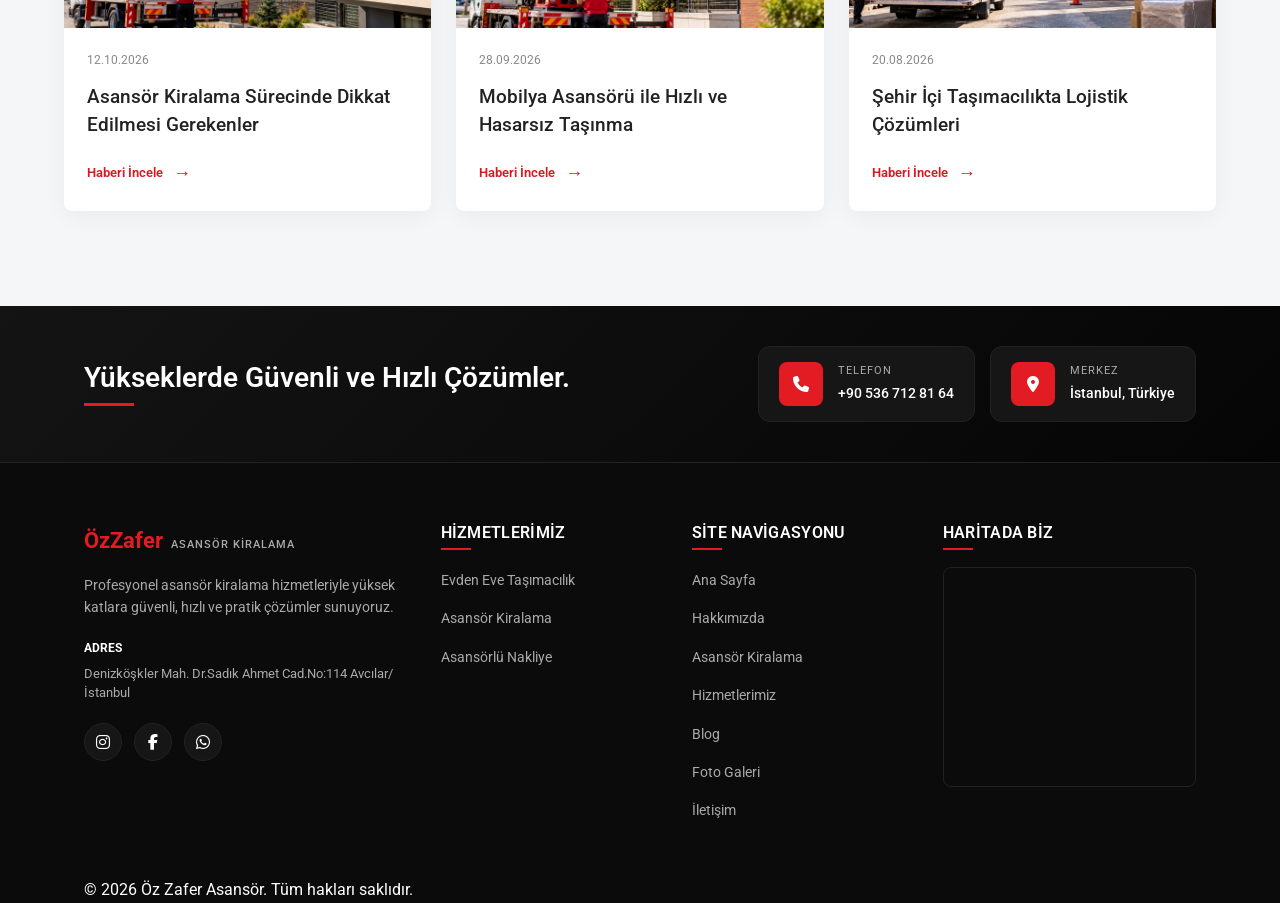
<file: blog5.html>
<!DOCTYPE html>
<html lang="tr">
<head>
<meta charset="UTF-8">
<meta name="viewport" content="width=device-width, initial-scale=1.0">
<link rel="stylesheet" href="../style.css">
<link rel="preconnect" href="https://fonts.googleapis.com">
<link rel="preconnect" href="https://fonts.gstatic.com" crossorigin>
<link href="https://fonts.googleapis.com/css2?family=Roboto:wght@400;500;600;700;800&display=swap" rel="stylesheet">
<link rel="stylesheet" href="https://cdnjs.cloudflare.com/ajax/libs/font-awesome/6.5.2/css/all.min.css">
<title>Periyodik Bakımın Asansör Ömrüne Etkisi | Öz Zafer Asansör</title>
</head>
<body>

<header class="header">
  <div class="container header-container">
    <a href="../index.html" class="logo"><img src="../images/logo.jfif" alt="Öz Zafer Asansör Logo"></a>
    <nav class="navbar">
      <a href="../index.html">Ana Sayfa</a>
      <a href="../sayfalar/asansorkirala.html">Asansör Kiralama</a>
      <a href="../sayfalar/hakkimizda.html">Hakkımızda</a>
      <a href="../sayfalar/hizmetler.html">Hizmetlerimiz</a>
      <a href="../sayfalar/fotogaleri.html">Foto Galeri</a>
      <a href="../blog.html" class="active">Blog</a>
      <a href="../sayfalar/iletisim.html">İletişim</a>
    </nav>
    <div class="social-icons">
      <a href="https://www.instagram.com/ozzafer_nakliyat/" target="_blank" aria-label="Instagram"><i class="fa-brands fa-instagram"></i></a>
      <a href="https://www.facebook.com/ozzafernakliye" target="_blank" aria-label="Facebook"><i class="fa-brands fa-facebook-f"></i></a>
      <a href="https://wa.me/905367128164" target="_blank" aria-label="WhatsApp"><i class="fa-brands fa-whatsapp"></i></a>
    </div>
    <button class="menu-btn" id="menuBtn" aria-label="Menüyü aç"><i class="fa-solid fa-bars"></i></button>
  </div>
</header>

<!-- KOYU HERO HEADER BÖLÜMÜ -->
<section class="anko-hero">
  <div class="container">
    <span class="anko-hero-badge">— BLOG</span>
    <h1 class="anko-hero-title">Periyodik Bakımın Asansör Ömrüne Etkisi</h1>
  </div>
</section>

<!-- ORTA TAŞAN BÜYÜK GÖRSEL -->
<div class="container">
  <div class="anko-image-wrapper">
    <img src="images/r5.jpeg" class="anko-main-image" alt="Periyodik Bakımın Asansör Ömrüne Etkisi">
  </div>
</div>

<!-- İÇERİK BÖLÜMÜ -->
<section class="section" style="padding-top: 0;">
  <div class="container">
    <div class="anko-content-grid">
      
      <!-- Sol Taraf Makale Metni -->
      <article class="anko-article-body">
        <p>Düzenli bakım, ekipmanın çalışma performansının korunmasına ve olası sorunların erken fark edilmesine yardımcı olur[cite: 6]. Kiralık veya sabit sistemlerde bakım planının aksatılmaması önemlidir[cite: 6].</p>

        <p>Hidrolik sistem aksamları, taşıyıcı halatlar ve güvenlik kilitlerinin periyodik olarak kontrolden geçirilmesi büyük önem taşır[cite: 1]. Bu rutin kontroller, çalışma esnasında yaşanabilecek beklenmedik arızaların önüne geçer[cite: 1].</p>

        <p>İşin kapsamına göre ekipman ve çalışma planı belirlenirken profesyonel destek almak, sürecin daha kontrollü ilerlemesine yardımcı olur[cite: 6]. Bakımları eksiksiz yapılan araç parkımızla her zaman hizmetinizdeyiz.</p>
      </article>

      <!-- Sağ Taraf Koyu Bilgi Kartı -->
      <aside class="anko-info-card">
        <span class="anko-card-badge">HABER</span>
        <h3 class="anko-card-title">Periyodik Bakımın Asansör Ömrüne Etkisi</h3>
        <span class="anko-card-date">02.09.2026</span>
        <a href="../blog.html" class="anko-btn-back">
          Tüm Haberlere Dön <span>&larr;</span>
        </a>
      </aside>

    </div>
  </div>
</section>

<!-- ALT DİĞER HABERLER -->
<section class="anko-other-news-section">
  <div class="container">
    <span class="anko-section-badge">ÖZ ZAFER</span>
    <h2 class="anko-section-title">Diğer Haberler</h2>

    <div class="anko-cards-grid">
      
      <a href="blog1.html" class="anko-news-card">
        <img src="images/r1.jpeg" alt="Asansör Kiralama">
        <div class="anko-news-card-body">
          <span class="anko-news-card-date">12.10.2026</span>
          <h3 class="anko-news-card-title">Asansör Kiralama Sürecinde Dikkat Edilmesi Gerekenler</h3>
          <div class="anko-news-card-link">
            Haberi İncele <span>&rarr;</span>
          </div>
        </div>
      </a>

      <a href="blog3.html" class="anko-news-card">
        <img src="images/r3.jpeg" alt="Mobilya Asansörü">
        <div class="anko-news-card-body">
          <span class="anko-news-card-date">28.09.2026</span>
          <h3 class="anko-news-card-title">Mobilya Asansörü ile Hızlı ve Hasarsız Taşınma</h3>
          <div class="anko-news-card-link">
            Haberi İncele <span>&rarr;</span>
          </div>
        </div>
      </a>

      <a href="blog6.html" class="anko-news-card">
        <img src="images/r6.jpeg" alt="Şehir İçi Taşımacılık">
        <div class="anko-news-card-body">
          <span class="anko-news-card-date">20.08.2026</span>
          <h3 class="anko-news-card-title">Şehir İçi Taşımacılıkta Lojistik Çözümleri</h3>
          <div class="anko-news-card-link">
            Haberi İncele <span>&rarr;</span>
          </div>
        </div>
      </a>

    </div>
  </div>
</section>

<footer class="zafer-footer">
  <div class="footer-top-banner">
    <div class="container">
      <div class="footer-banner-left"><h2>Yükseklerde Güvenli ve Hızlı Çözümler.</h2></div>
      <div class="footer-banner-right">
        <a href="tel:+905367128164" class="footer-info-box phone-btn">
          <div class="icon-box"><i class="fa-solid fa-phone"></i></div>
          <div><span>TELEFON</span><p>+90 536 712 81 64</p></div>
        </a>
        <div class="footer-info-box">
          <div class="icon-box"><i class="fa-solid fa-location-dot"></i></div>
          <div><span>MERKEZ</span><p>İstanbul, Türkiye</p></div>
        </div>
      </div>
    </div>
  </div>
  <div class="footer-main-content">
    <div class="container footer-grid">
      <div class="footer-col brand-col">
        <div class="footer-logo"><span class="logo-text">ÖzZafer</span><small>ASANSÖR KİRALAMA</small></div>
        <p class="footer-about">Profesyonel asansör kiralama hizmetleriyle yüksek katlara güvenli, hızlı ve pratik çözümler sunuyoruz.</p>
        <div class="footer-address"><strong>ADRES</strong><p>Denizköşkler Mah. Dr.Sadık Ahmet Cad.No:114 Avcılar/İstanbul</p></div>
        <div class="footer-socials">
          <a href="https://www.instagram.com/ozzafer_nakliyat/" target="_blank" aria-label="Instagram"><i class="fa-brands fa-instagram"></i></a>
          <a href="https://www.facebook.com/ozzafernakliye" target="_blank" aria-label="Facebook"><i class="fa-brands fa-facebook-f"></i></a>
          <a href="https://wa.me/905367128164" target="_blank" aria-label="WhatsApp"><i class="fa-brands fa-whatsapp"></i></a>
        </div>
      </div>
      <div class="footer-col">
        <h4>HİZMETLERİMİZ</h4>
        <ul>
          <li><a href="../sayfalar/hizmetler.html">Evden Eve Taşımacılık</a></li>
          <li><a href="../sayfalar/asansorkirala.html">Asansör Kiralama</a></li>
          <li><a href="../sayfalar/hizmetler.html">Asansörlü Nakliye</a></li>
        </ul>
      </div>
      <div class="footer-col">
        <h4>SİTE NAVİGASYONU</h4>
        <ul>
          <li><a href="../index.html">Ana Sayfa</a></li>
          <li><a href="../sayfalar/hakkimizda.html">Hakkımızda</a></li>
          <li><a href="../sayfalar/asansorkirala.html">Asansör Kiralama</a></li>
          <li><a href="../sayfalar/hizmetler.html">Hizmetlerimiz</a></li>
          <li><a href="../blog.html">Blog</a></li>
          <li><a href="../sayfalar/fotogaleri.html">Foto Galeri</a></li>
          <li><a href="../sayfalar/iletisim.html">İletişim</a></li>
        </ul>
      </div>
      <div class="footer-col footer-map">
        <h4>HARİTADA BİZ</h4>
        <div class="map-container"><iframe src="https://www.google.com/maps?q=Denizköşkler%20Mahallesi%20Dr.%20Sadık%20Ahmet%20Caddesi%20No%3A114%20Avcılar%20İstanbul&output=embed" width="100%" height="220" style="border:0;" allowfullscreen="" loading="lazy" referrerpolicy="no-referrer-when-downgrade"></iframe></div>
      </div>
    </div>
  </div>
  <div class="footer-bottom-bar"><div class="container bottom-flex"><p>&copy; 2026 Öz Zafer Asansör. Tüm hakları saklıdır.</p></div></div>
</footer>

<a href="https://wa.me/905367128164" class="whatsapp-button" aria-label="WhatsApp" target="_blank"><i class="fa-brands fa-whatsapp"></i></a>
<script src="../script.js"></script>
</body>
</html>
</file>
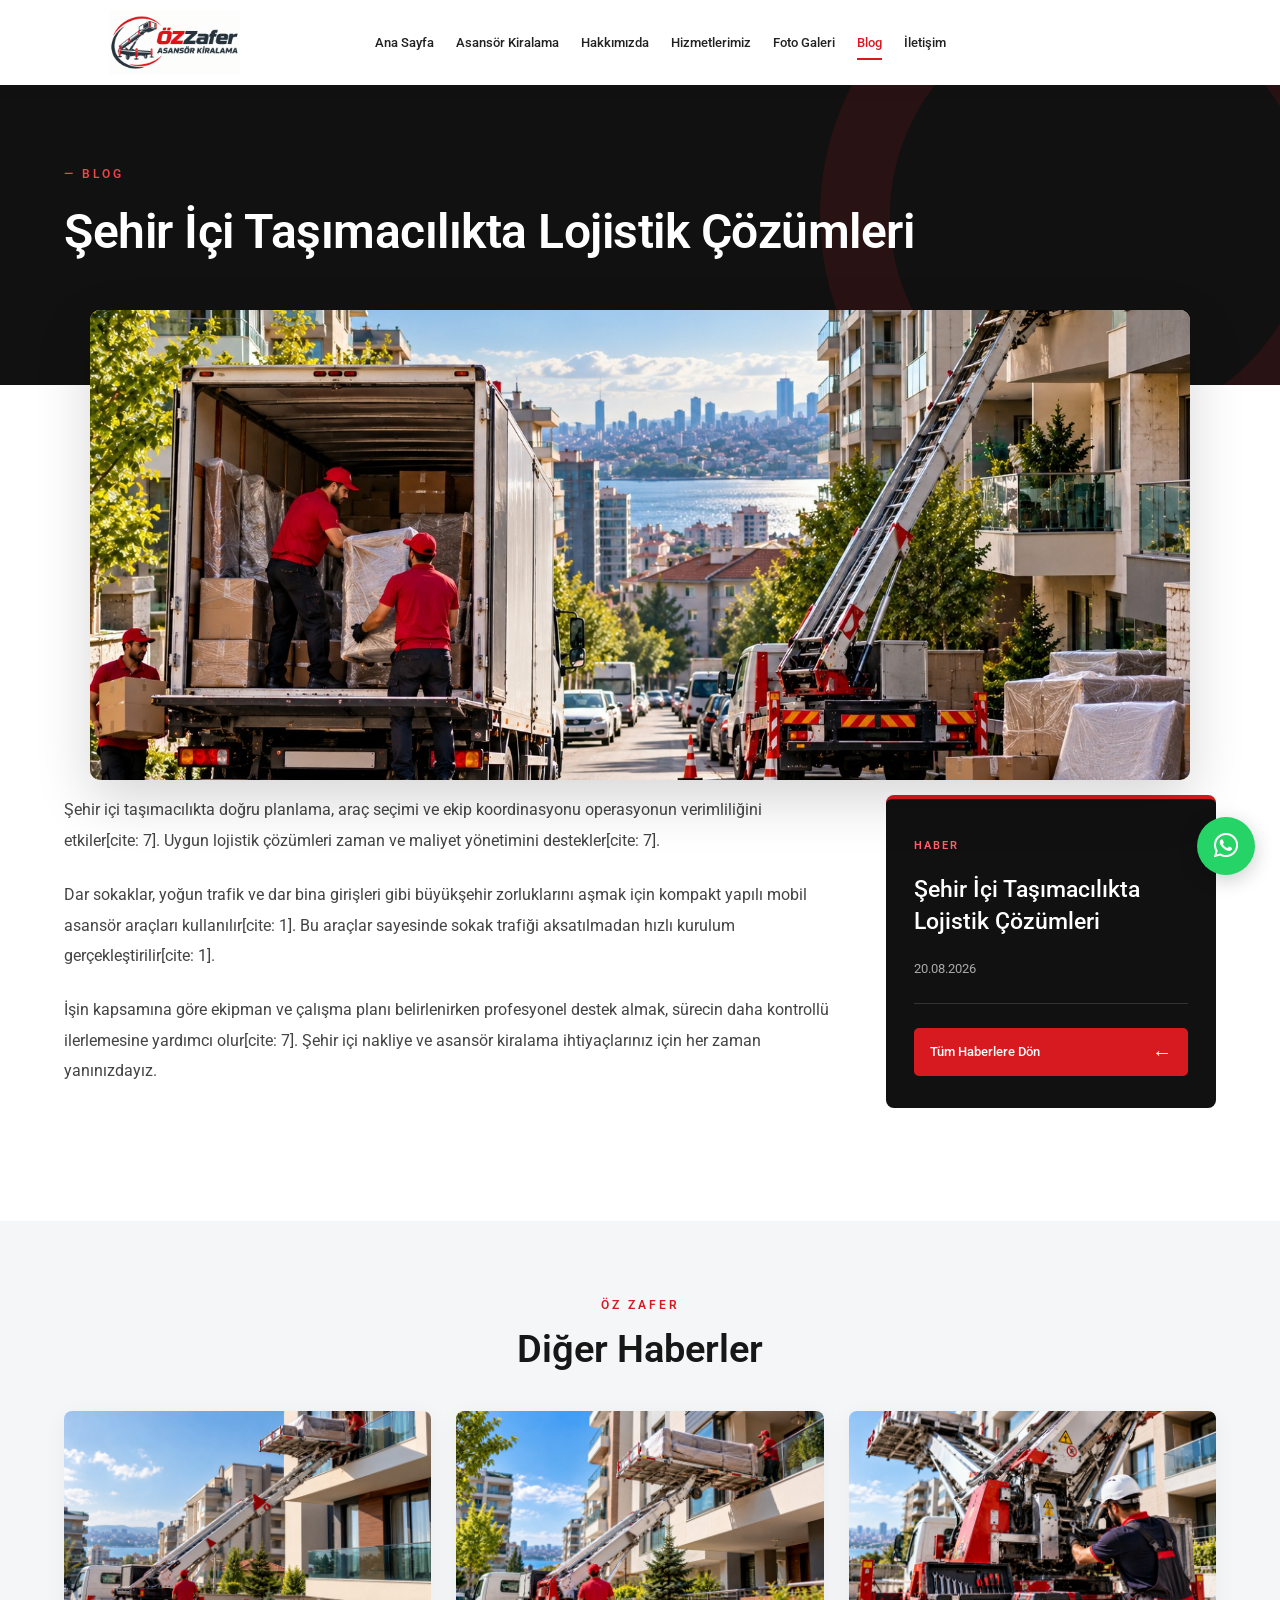
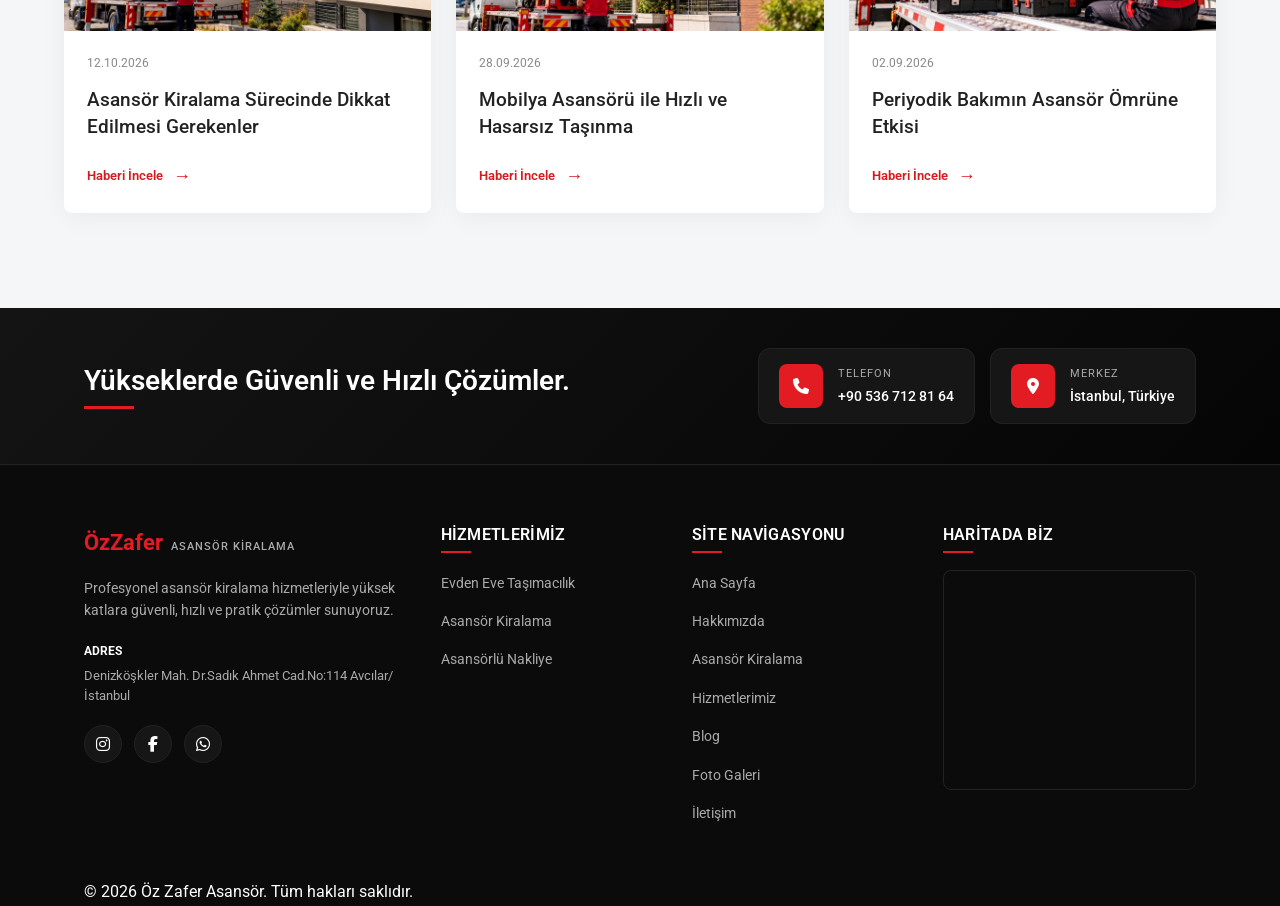
<file: blog6.html>
<!DOCTYPE html>
<html lang="tr">
<head>
<meta charset="UTF-8">
<meta name="viewport" content="width=device-width, initial-scale=1.0">
<link rel="stylesheet" href="../style.css">
<link rel="preconnect" href="https://fonts.googleapis.com">
<link rel="preconnect" href="https://fonts.gstatic.com" crossorigin>
<link href="https://fonts.googleapis.com/css2?family=Roboto:wght@400;500;600;700;800&display=swap" rel="stylesheet">
<link rel="stylesheet" href="https://cdnjs.cloudflare.com/ajax/libs/font-awesome/6.5.2/css/all.min.css">
<title>Şehir İçi Taşımacılıkta Lojistik Çözümleri | Öz Zafer Asansör</title>
</head>
<body>

<header class="header">
  <div class="container header-container">
    <a href="../index.html" class="logo"><img src="../images/logo.jfif" alt="Öz Zafer Asansör Logo"></a>
    <nav class="navbar">
      <a href="../index.html">Ana Sayfa</a>
      <a href="../sayfalar/asansorkirala.html">Asansör Kiralama</a>
      <a href="../sayfalar/hakkimizda.html">Hakkımızda</a>
      <a href="../sayfalar/hizmetler.html">Hizmetlerimiz</a>
      <a href="../sayfalar/fotogaleri.html">Foto Galeri</a>
      <a href="../blog.html" class="active">Blog</a>
      <a href="../sayfalar/iletisim.html">İletişim</a>
    </nav>
    <div class="social-icons">
      <a href="https://www.instagram.com/ozzafer_nakliyat/" target="_blank" aria-label="Instagram"><i class="fa-brands fa-instagram"></i></a>
      <a href="https://www.facebook.com/ozzafernakliye" target="_blank" aria-label="Facebook"><i class="fa-brands fa-facebook-f"></i></a>
      <a href="https://wa.me/905367128164" target="_blank" aria-label="WhatsApp"><i class="fa-brands fa-whatsapp"></i></a>
    </div>
    <button class="menu-btn" id="menuBtn" aria-label="Menüyü aç"><i class="fa-solid fa-bars"></i></button>
  </div>
</header>

<!-- KOYU HERO HEADER BÖLÜMÜ -->
<section class="anko-hero">
  <div class="container">
    <span class="anko-hero-badge">— BLOG</span>
    <h1 class="anko-hero-title">Şehir İçi Taşımacılıkta Lojistik Çözümleri</h1>
  </div>
</section>

<!-- ORTA TAŞAN BÜYÜK GÖRSEL -->
<div class="container">
  <div class="anko-image-wrapper">
    <img src="images/r6.jpeg" class="anko-main-image" alt="Şehir İçi Taşımacılıkta Lojistik Çözümleri">
  </div>
</div>

<!-- İÇERİK BÖLÜMÜ -->
<section class="section" style="padding-top: 0;">
  <div class="container">
    <div class="anko-content-grid">
      
      <!-- Sol Taraf Makale Metni -->
      <article class="anko-article-body">
        <p>Şehir içi taşımacılıkta doğru planlama, araç seçimi ve ekip koordinasyonu operasyonun verimliliğini etkiler[cite: 7]. Uygun lojistik çözümleri zaman ve maliyet yönetimini destekler[cite: 7].</p>

        <p>Dar sokaklar, yoğun trafik ve dar bina girişleri gibi büyükşehir zorluklarını aşmak için kompakt yapılı mobil asansör araçları kullanılır[cite: 1]. Bu araçlar sayesinde sokak trafiği aksatılmadan hızlı kurulum gerçekleştirilir[cite: 1].</p>

        <p>İşin kapsamına göre ekipman ve çalışma planı belirlenirken profesyonel destek almak, sürecin daha kontrollü ilerlemesine yardımcı olur[cite: 7]. Şehir içi nakliye ve asansör kiralama ihtiyaçlarınız için her zaman yanınızdayız.</p>
      </article>

      <!-- Sağ Taraf Koyu Bilgi Kartı -->
      <aside class="anko-info-card">
        <span class="anko-card-badge">HABER</span>
        <h3 class="anko-card-title">Şehir İçi Taşımacılıkta Lojistik Çözümleri</h3>
        <span class="anko-card-date">20.08.2026</span>
        <a href="../blog.html" class="anko-btn-back">
          Tüm Haberlere Dön <span>&larr;</span>
        </a>
      </aside>

    </div>
  </div>
</section>

<!-- ALT DİĞER HABERLER -->
<section class="anko-other-news-section">
  <div class="container">
    <span class="anko-section-badge">ÖZ ZAFER</span>
    <h2 class="anko-section-title">Diğer Haberler</h2>

    <div class="anko-cards-grid">
      
      <a href="blog1.html" class="anko-news-card">
        <img src="images/r1.jpeg" alt="Asansör Kiralama">
        <div class="anko-news-card-body">
          <span class="anko-news-card-date">12.10.2026</span>
          <h3 class="anko-news-card-title">Asansör Kiralama Sürecinde Dikkat Edilmesi Gerekenler</h3>
          <div class="anko-news-card-link">
            Haberi İncele <span>&rarr;</span>
          </div>
        </div>
      </a>

      <a href="blog3.html" class="anko-news-card">
        <img src="images/r3.jpeg" alt="Mobilya Asansörü">
        <div class="anko-news-card-body">
          <span class="anko-news-card-date">28.09.2026</span>
          <h3 class="anko-news-card-title">Mobilya Asansörü ile Hızlı ve Hasarsız Taşınma</h3>
          <div class="anko-news-card-link">
            Haberi İncele <span>&rarr;</span>
          </div>
        </div>
      </a>

      <a href="blog5.html" class="anko-news-card">
        <img src="images/r5.jpeg" alt="Periyodik Bakım">
        <div class="anko-news-card-body">
          <span class="anko-news-card-date">02.09.2026</span>
          <h3 class="anko-news-card-title">Periyodik Bakımın Asansör Ömrüne Etkisi</h3>
          <div class="anko-news-card-link">
            Haberi İncele <span>&rarr;</span>
          </div>
        </div>
      </a>

    </div>
  </div>
</section>

<footer class="zafer-footer">
  <div class="footer-top-banner">
    <div class="container">
      <div class="footer-banner-left"><h2>Yükseklerde Güvenli ve Hızlı Çözümler.</h2></div>
      <div class="footer-banner-right">
        <a href="tel:+905367128164" class="footer-info-box phone-btn">
          <div class="icon-box"><i class="fa-solid fa-phone"></i></div>
          <div><span>TELEFON</span><p>+90 536 712 81 64</p></div>
        </a>
        <div class="footer-info-box">
          <div class="icon-box"><i class="fa-solid fa-location-dot"></i></div>
          <div><span>MERKEZ</span><p>İstanbul, Türkiye</p></div>
        </div>
      </div>
    </div>
  </div>
  <div class="footer-main-content">
    <div class="container footer-grid">
      <div class="footer-col brand-col">
        <div class="footer-logo"><span class="logo-text">ÖzZafer</span><small>ASANSÖR KİRALAMA</small></div>
        <p class="footer-about">Profesyonel asansör kiralama hizmetleriyle yüksek katlara güvenli, hızlı ve pratik çözümler sunuyoruz.</p>
        <div class="footer-address"><strong>ADRES</strong><p>Denizköşkler Mah. Dr.Sadık Ahmet Cad.No:114 Avcılar/İstanbul</p></div>
        <div class="footer-socials">
          <a href="https://www.instagram.com/ozzafer_nakliyat/" target="_blank" aria-label="Instagram"><i class="fa-brands fa-instagram"></i></a>
          <a href="https://www.facebook.com/ozzafernakliye" target="_blank" aria-label="Facebook"><i class="fa-brands fa-facebook-f"></i></a>
          <a href="https://wa.me/905367128164" target="_blank" aria-label="WhatsApp"><i class="fa-brands fa-whatsapp"></i></a>
        </div>
      </div>
      <div class="footer-col">
        <h4>HİZMETLERİMİZ</h4>
        <ul>
          <li><a href="../sayfalar/hizmetler.html">Evden Eve Taşımacılık</a></li>
          <li><a href="../sayfalar/asansorkirala.html">Asansör Kiralama</a></li>
          <li><a href="../sayfalar/hizmetler.html">Asansörlü Nakliye</a></li>
        </ul>
      </div>
      <div class="footer-col">
        <h4>SİTE NAVİGASYONU</h4>
        <ul>
          <li><a href="../index.html">Ana Sayfa</a></li>
          <li><a href="../sayfalar/hakkimizda.html">Hakkımızda</a></li>
          <li><a href="../sayfalar/asansorkirala.html">Asansör Kiralama</a></li>
          <li><a href="../sayfalar/hizmetler.html">Hizmetlerimiz</a></li>
          <li><a href="../blog.html">Blog</a></li>
          <li><a href="../sayfalar/fotogaleri.html">Foto Galeri</a></li>
          <li><a href="../sayfalar/iletisim.html">İletişim</a></li>
        </ul>
      </div>
      <div class="footer-col footer-map">
        <h4>HARİTADA BİZ</h4>
        <div class="map-container"><iframe src="https://www.google.com/maps?q=Denizköşkler%20Mahallesi%20Dr.%20Sadık%20Ahmet%20Caddesi%20No%3A114%20Avcılar%20İstanbul&output=embed" width="100%" height="220" style="border:0;" allowfullscreen="" loading="lazy" referrerpolicy="no-referrer-when-downgrade"></iframe></div>
      </div>
    </div>
  </div>
  <div class="footer-bottom-bar"><div class="container bottom-flex"><p>&copy; 2026 Öz Zafer Asansör. Tüm hakları saklıdır.</p></div></div>
</footer>

<a href="https://wa.me/905367128164" class="whatsapp-button" aria-label="WhatsApp" target="_blank"><i class="fa-brands fa-whatsapp"></i></a>
<script src="../script.js"></script>
</body>
</html>
</file>
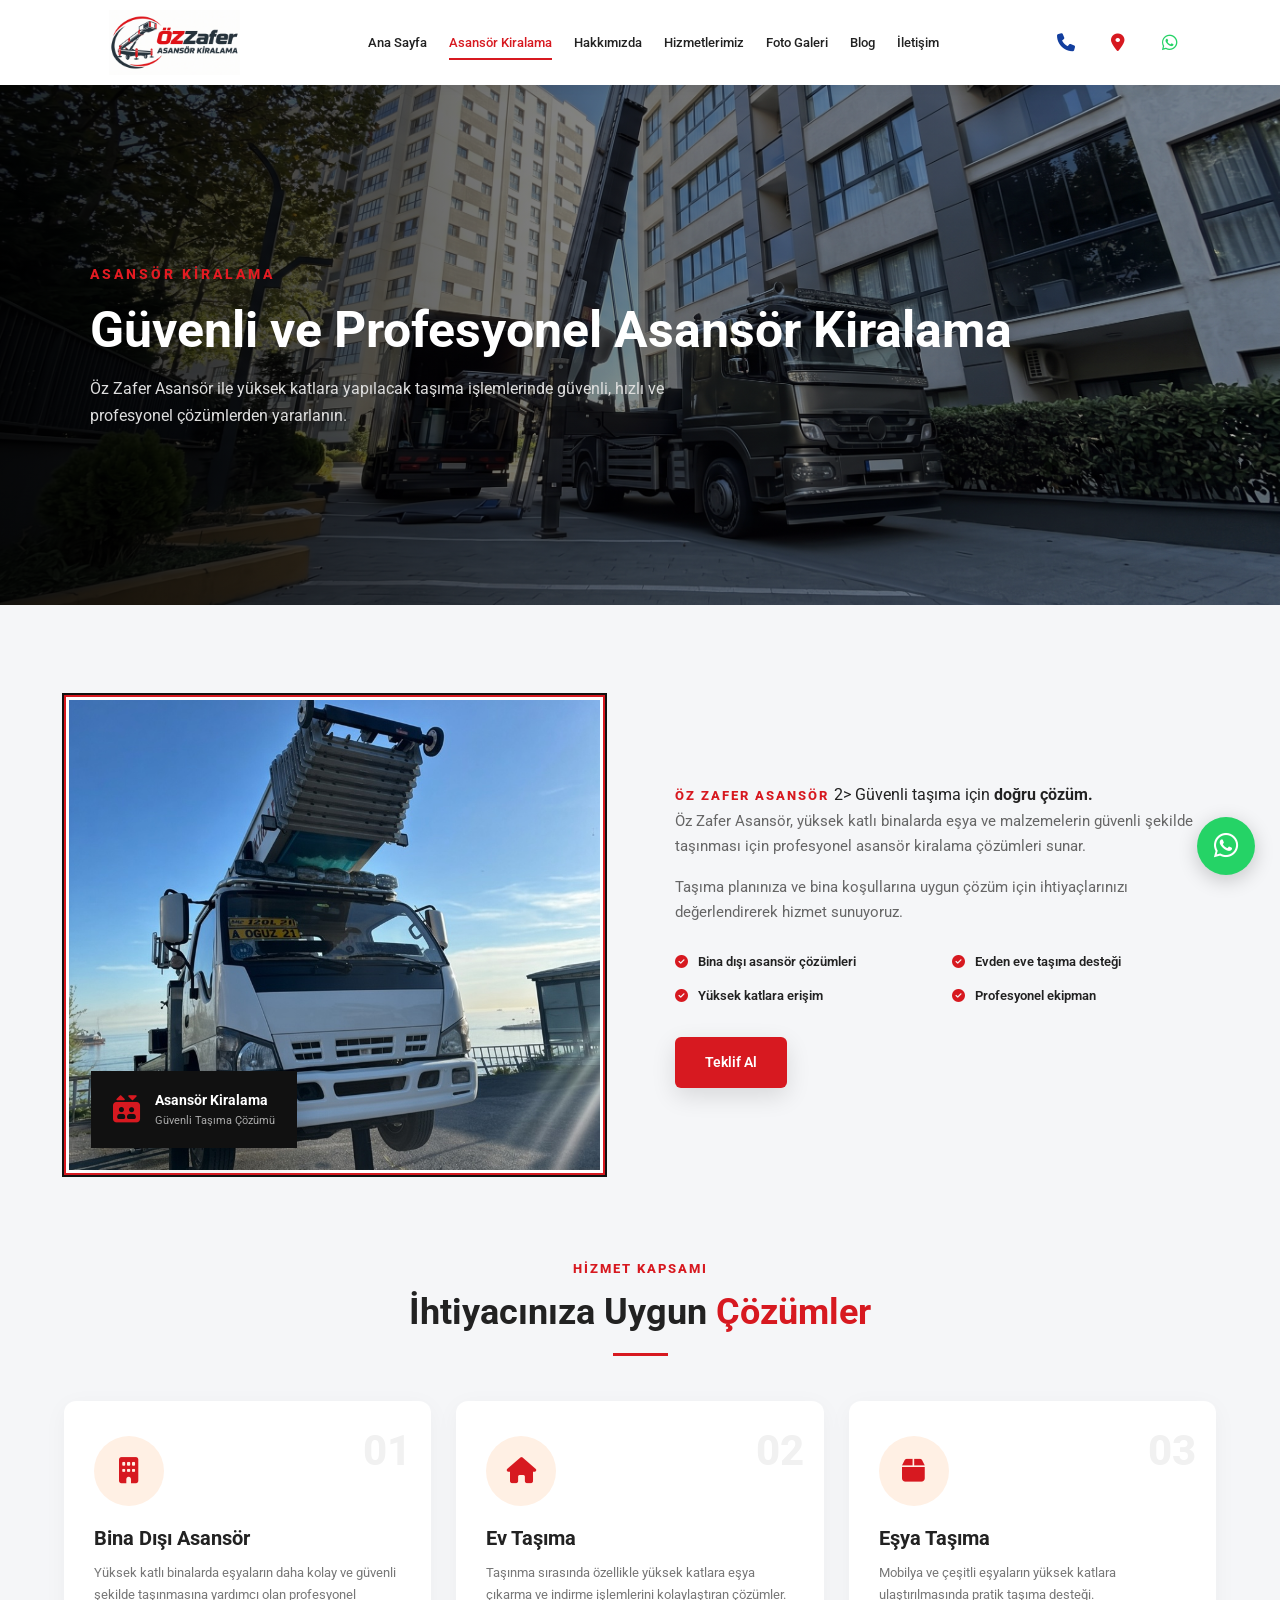
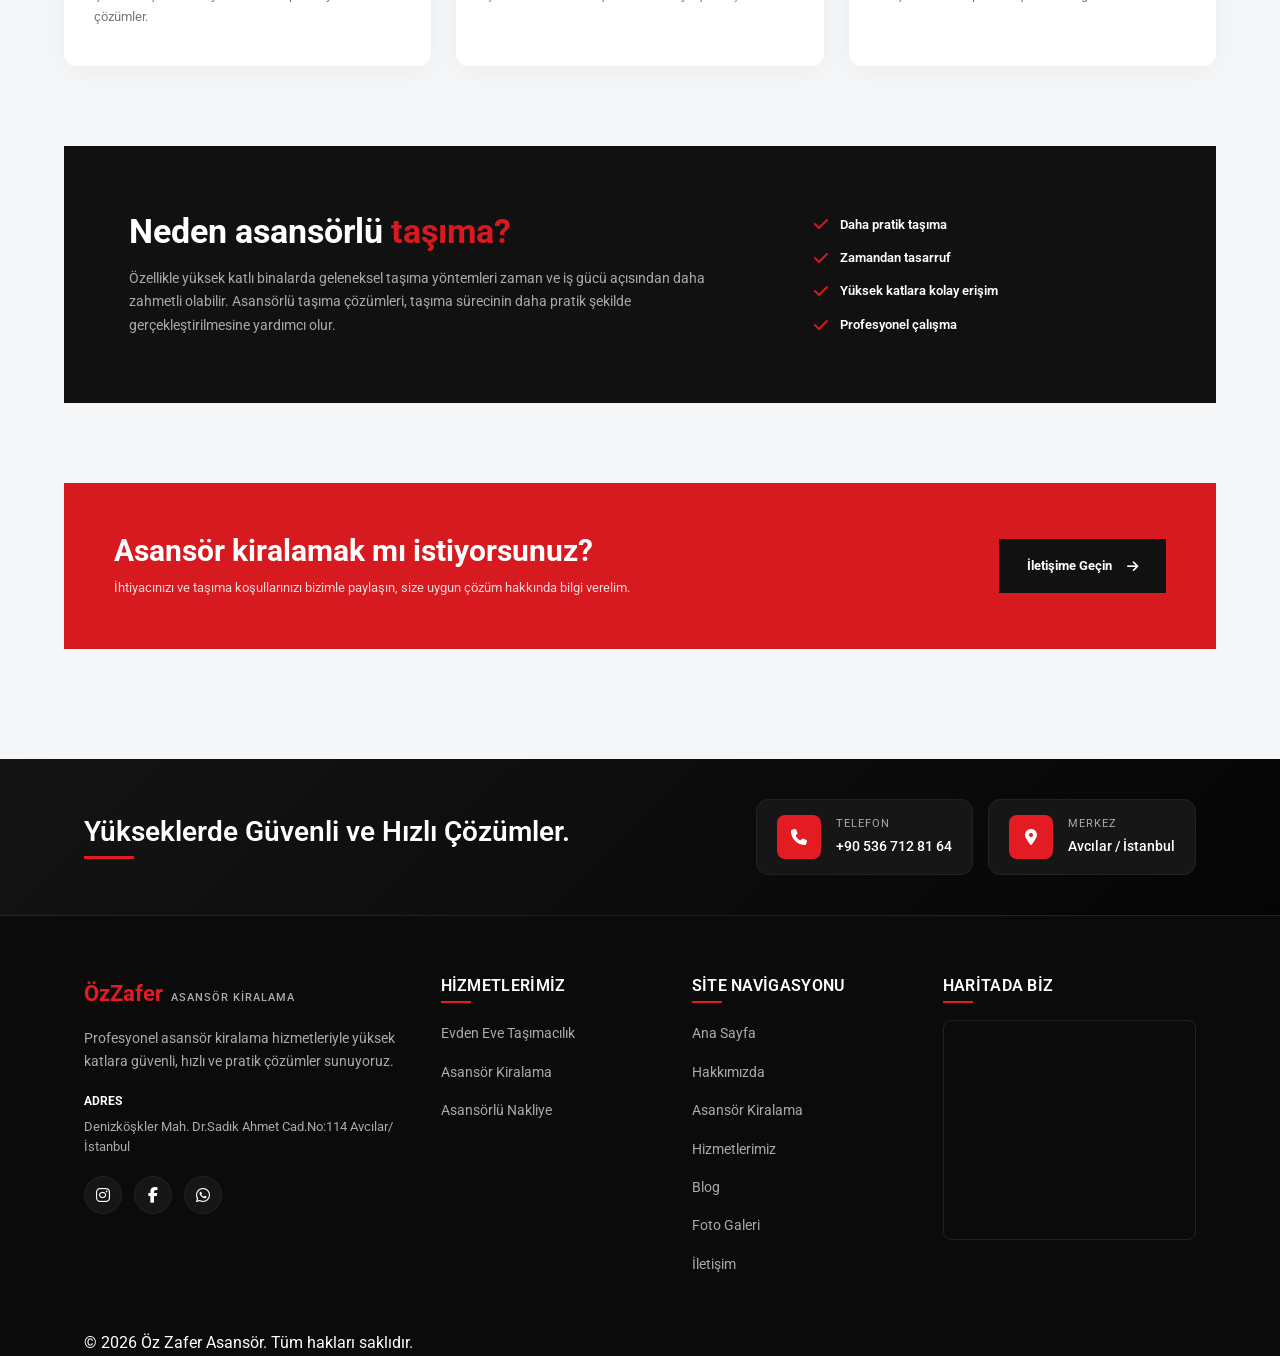
<file: sayfalar/asansorkirala.html>
<!DOCTYPE html>
<html lang="tr">

<head>

    <meta charset="UTF-8">

    <meta name="viewport" content="width=device-width, initial-scale=1.0">

    <link rel="stylesheet" href="../style.css">

    <link rel="preconnect" href="https://fonts.googleapis.com">
    <link rel="preconnect" href="https://fonts.gstatic.com" crossorigin>
    <link href="https://fonts.googleapis.com/css2?family=Roboto:wght@300;400;500;700&display=swap" rel="stylesheet">

    <link rel="stylesheet" href="https://cdnjs.cloudflare.com/ajax/libs/font-awesome/6.5.2/css/all.min.css">

    <title>Asansör Kiralama İstanbul | Öz Zafer Asansör</title>

    <meta name="description"
        content="İstanbul'da güvenli ve profesyonel asansör kiralama hizmeti. Evden eve taşıma, eşya taşıma ve bina dışı asansör çözümleri için Öz Zafer.">

    <meta name="robots" content="index, follow">

    <link rel="canonical" href="https://www.ozzaferasansor.com/sayfalar/asansorkirala.html">


    <style>
        .rental-page {
            background: #f5f6f8;
        }

        .rental-hero {
            min-height: 520px !important;
            margin-top: 85px;
            position: relative;
            display: flex;
            align-items: center;
            background: none !important;
            color: #fff;
            overflow: hidden;
        }

        .rental-hero-bg {
            position: absolute;
            top: 0;
            left: 0;
            width: 100%;
            height: 100%;
            object-fit: cover !important;
            object-position: center bottom !important;
            z-index: 1;
        }

        .rental-hero-overlay {
            position: absolute;
            top: 0;
            left: 0;
            width: 100%;
            height: 100%;
            background: linear-gradient(90deg, rgba(0, 0, 0, .85), rgba(0, 0, 0, .45), rgba(0, 0, 0, .2));
            z-index: 2;
        }

        .rental-hero-content {
            position: relative;
            z-index: 3;
            width: 100%;
            max-width: 100%;
            margin: 0;
            padding: 0 7%;
        }

        .rental-hero-content .hero-label {
            color: #e31b22;
            font-size: 14px;
            font-weight: 800;
            letter-spacing: 3px;
        }

        .rental-hero-content h1 {
            font-size: 50px;
            line-height: 1.15;
            margin: 15px 0;
        }

        .rental-hero-content h1 strong {
            color: #ffffff;
        }

        .rental-hero-content p {
            max-width: 650px;
            color: #ddd;
            font-size: 16px;
        }

        .rental-main {
            padding: 90px 0;
        }

        .rental-intro {
            display: grid;
            grid-template-columns: 1fr 1fr;
            gap: 70px;
            align-items: center;
            margin-bottom: 80px;
        }

        .rental-image {
            position: relative;
            height: 480px;
            overflow: hidden;
            border: 2px solid #d71920;
            outline: 2px solid #111;
            padding: 3px;
            background: #fff;
        }

        .rental-image img {
            width: 100%;
            height: 100%;
            object-fit: cover;
        }

        .rental-image-badge {
            position: absolute;
            left: 25px;
            bottom: 25px;
            background: #111;
            color: #fff;
            padding: 18px 22px;
            display: flex;
            align-items: center;
            gap: 15px;
            box-shadow: 0 10px 30px rgba(0, 0, 0, .25);
        }

        .rental-image-badge i {
            color: #d71920;
            font-size: 27px;
        }

        .rental-image-badge strong {
            display: block;
            font-size: 14px;
        }

        .rental-image-badge span {
            display: block;
            color: #aaa;
            font-size: 11px;
        }

        .rental-intro-content .small-title {
            color: #d71920;
            font-size: 13px;
            font-weight: 800;
            letter-spacing: 2px;
        }

        .rental-intro-content h2 {
            font-size: 38px;
            line-height: 1.2;
            margin: 12px 0 20px;
        }

        .rental-intro-content h2 strong {
            color: #d71920;
        }

        .rental-intro-content p {
            color: #666;
            margin-bottom: 15px;
            font-size: 15px;
        }

        .rental-check-list {
            display: grid;
            grid-template-columns: 1fr 1fr;
            gap: 13px;
            margin: 25px 0 30px;
        }

        .rental-check-list div {
            display: flex;
            align-items: center;
            gap: 10px;
            font-size: 13px;
            font-weight: 600;
        }

        .rental-check-list i {
            color: #d71920;
        }

        .rental-services {
            margin-bottom: 80px;
        }

        .rental-section-title {
            text-align: center;
            margin-bottom: 45px;
        }

        .rental-section-title span {
            color: #d71920;
            font-size: 13px;
            font-weight: 800;
            letter-spacing: 2px;
        }

        .rental-section-title h2 {
            font-size: 36px;
            line-height: 1.2;
            margin-top: 10px;
        }

        .rental-section-title h2 strong {
            color: #d71920;
        }

        .rental-section-title .line {
            width: 55px;
            height: 3px;
            background: #d71920;
            margin: 18px auto 0;
        }

        .rental-cards {
            display: grid;
            grid-template-columns: repeat(3, 1fr);
            gap: 25px;
        }

        .rental-service-card {
            background: #fff;
            padding: 35px 30px;
            position: relative;
            border-bottom: 3px solid transparent;
            transition: .3s;
            box-shadow: 0 5px 25px rgba(0, 0, 0, .04);
        }

        .rental-service-card:hover {
            transform: translateY(-8px);
            border-bottom-color: #d71920;
            box-shadow: 0 15px 40px rgba(0, 0, 0, .09);
        }

        .rental-service-number {
            position: absolute;
            right: 20px;
            top: 15px;
            font-size: 42px;
            font-weight: 800;
            color: #f1f1f1;
        }

        .rental-service-icon {
            width: 70px;
            height: 70px;
            display: flex;
            align-items: center;
            justify-content: center;
            background: #fff0e4;
            color: #d71920;
            border-radius: 50%;
            font-size: 26px;
            margin-bottom: 20px;
        }

        .rental-service-card h3 {
            font-size: 20px;
            margin-bottom: 12px;
        }

        .rental-service-card p {
            color: #777;
            font-size: 13px;
            line-height: 1.7;
        }

        .rental-info {
            background: #111;
            color: #fff;
            padding: 65px;
            display: grid;
            grid-template-columns: 1.3fr .7fr;
            gap: 60px;
            align-items: center;
            margin-bottom: 80px;
        }

        .rental-info h2 {
            font-size: 34px;
            line-height: 1.2;
            margin-bottom: 15px;
        }

        .rental-info h2 strong {
            color: #d71920;
        }

        .rental-info p {
            color: #aaa;
            font-size: 14px;
            max-width: 650px;
        }

        .rental-info-list {
            display: grid;
            gap: 12px;
        }

        .rental-info-list div {
            display: flex;
            align-items: center;
            gap: 12px;
            font-size: 13px;
            font-weight: 600;
        }

        .rental-info-list i {
            color: #d71920;
            font-size: 16px;
        }

        .rental-cta {
            background: #d71920;
            color: #fff;
            padding: 50px;
            display: flex;
            align-items: center;
            justify-content: space-between;
            gap: 30px;
            margin-bottom: 20px;
        }

        .rental-cta h2 {
            font-size: 30px;
            line-height: 1.2;
            margin-bottom: 8px;
        }

        .rental-cta p {
            color: #f6d7d7;
            font-size: 13px;
        }

        .rental-cta-button {
            background: #111;
            color: #fff;
            padding: 16px 28px;
            font-size: 13px;
            font-weight: 700;
            display: inline-flex;
            align-items: center;
            gap: 15px;
            transition: .3s;
            white-space: nowrap;
        }

        .rental-cta-button:hover {
            background: #fff;
            color: #111;
            transform: translateY(-3px);
        }

        .zafer-footer {
            margin-top: 0;
        }

        .footer-socials a:nth-child(3):hover {
            background: #25d366;
            border-color: #25d366;
        }

        .whatsapp-button {
            transition: .3s;
        }

        .whatsapp-button:hover {
            transform: scale(1.08);
        }

        @media (max-width: 900px) {
            .rental-intro {
                grid-template-columns: 1fr;
                gap: 45px;
            }

            .rental-cards {
                grid-template-columns: 1fr 1fr;
            }

            .rental-info {
                grid-template-columns: 1fr;
                gap: 30px;
                padding: 45px;
            }

            .rental-cta {
                flex-direction: column;
                align-items: flex-start;
            }
        }

        @media (max-width: 600px) {
            .rental-hero {
                margin-top: 75px;
                min-height: 400px !important;
            }

            .rental-hero-content h1 {
                font-size: 34px;
            }

            .rental-hero-content p {
                font-size: 14px;
            }

            .rental-main {
                padding: 65px 0;
            }

            .rental-image {
                height: 350px;
            }

            .rental-intro-content h2 {
                font-size: 30px;
            }

            .rental-check-list {
                grid-template-columns: 1fr;
            }

            .rental-section-title h2 {
                font-size: 30px;
            }

            .rental-cards {
                grid-template-columns: 1fr;
            }

            .rental-info {
                padding: 35px 25px;
            }

            .rental-info h2 {
                font-size: 28px;
            }

            .rental-cta {
                padding: 35px 25px;
            }

            .rental-cta h2 {
                font-size: 26px;
            }

            .rental-cta-button {
                width: 100%;
                justify-content: center;
            }
        }
    </style>

</head>


<body class="rental-page">


    <header class="header">

        <div class="container header-container">

            <a href="../index.html" class="logo">
                <img src="../images/logo.jfif" alt="Öz Zafer Asansör Logo">
            </a>


            <nav class="navbar">

                <a href="../index.html">
                    Ana Sayfa
                </a>

                <a href="../sayfalar/asansorkirala.html" class="active">
                    Asansör Kiralama
                </a>

                <a href="../sayfalar/hakkimizda.html">
                    Hakkımızda
                </a>

                <a href="../sayfalar/hizmetler.html">
                    Hizmetlerimiz
                </a>

                <a href="../sayfalar/fotogaleri.html">
                    Foto Galeri
                </a>

                <a href="../blog.html">
                    Blog
                </a>

                <a href="../sayfalar/iletisim.html">
                    İletişim
                </a>

            </nav>


            <div class="social-icons">
                <!-- Telefon -->
                <a href="tel:+905367128164" class="header-icon phone-icon" aria-label="Telefon Et">
                    <i class="fa-solid fa-phone"></i>
                </a>

                <!-- Konum / Harita -->
                <a href="https://www.google.com/maps?q=Denizköşkler%20Mahallesi%20Dr.%20Sadık%20Ahmet%20Caddesi%20No%3A114%20Avcılar%20İstanbul"
                    target="_blank" class="header-icon map-icon" aria-label="Konum">
                    <i class="fa-solid fa-location-dot"></i>
                </a>

                <!-- WhatsApp -->
                <a href="https://wa.me/905367128164" target="_blank" class="header-icon whatsapp-icon"
                    aria-label="WhatsApp">
                    <i class="fa-brands fa-whatsapp"></i>
                </a>

            </div>


            <button class="menu-btn" id="menuBtn" aria-label="Menüyü aç">

                <i class="fa-solid fa-bars"></i>

            </button>

        </div>

    </header>


    <section class="rental-hero">

        <img src="../images/h1.jfif" alt="Öz Zafer Asansör Kiralama" class="rental-hero-bg">
        <div class="rental-hero-overlay"></div>

        <div class="container rental-hero-content">

            <span class="hero-label">
                ASANSÖR KİRALAMA
            </span>

            <h1>
                Güvenli ve
                <strong>Profesyonel</strong>
                Asansör Kiralama
            </h1>

            <p>
                Öz Zafer Asansör ile yüksek katlara yapılacak
                taşıma işlemlerinde güvenli, hızlı ve profesyonel
                çözümlerden yararlanın.
            </p>

        </div>

    </section>


    <main class="rental-main">

        <div class="container">


            <section class="rental-intro">

                <div class="rental-image">

                    <img src="../images/hizmetlerimiz1.png" alt="Öz Zafer Asansör Kiralama">

                    <div class="rental-image-badge">

                        <i class="fa-solid fa-elevator"></i>

                        <div>
                            <strong>Asansör Kiralama</strong>
                            <span>Güvenli Taşıma Çözümü</span>
                        </div>

                    </div>

                </div>


                <div class="rental-intro-content">

                    <span class="small-title">
                        ÖZ ZAFER ASANSÖR
                    </span>

                    2>
                    Güvenli taşıma için
                    <strong>doğru çözüm.</strong>
                    </h2>

                    <p>
                        Öz Zafer Asansör, yüksek katlı binalarda
                        eşya ve malzemelerin güvenli şekilde
                        taşınması için profesyonel asansör
                        kiralama çözümleri sunar.
                    </p>

                    <p>
                        Taşıma planınıza ve bina koşullarına
                        uygun çözüm için ihtiyaçlarınızı
                        değerlendirerek hizmet sunuyoruz.
                    </p>


                    <div class="rental-check-list">

                        <div>
                            <i class="fa-solid fa-circle-check"></i>
                            <span>Bina dışı asansör çözümleri</span>
                        </div>

                        <div>
                            <i class="fa-solid fa-circle-check"></i>
                            <span>Evden eve taşıma desteği</span>
                        </div>

                        <div>
                            <i class="fa-solid fa-circle-check"></i>
                            <span>Yüksek katlara erişim</span>
                        </div>

                        <div>
                            <i class="fa-solid fa-circle-check"></i>
                            <span>Profesyonel ekipman</span>
                        </div>

                    </div>


                    <a href="iletisim.html" class="btn">
                        Teklif Al
                    </a>

                </div>

            </section>


            <section class="rental-services">

                <div class="rental-section-title">

                    <span>
                        HİZMET KAPSAMI
                    </span>

                    <h2>
                        İhtiyacınıza Uygun
                        <strong>Çözümler</strong>
                    </h2>

                    <div class="line"></div>

                </div>


                <div class="rental-cards">


                    <div class="rental-service-card">

                        <div class="rental-service-number">
                            01
                        </div>

                        <div class="rental-service-icon">
                            <i class="fa-solid fa-building"></i>
                        </div>

                        <h3>
                            Bina Dışı Asansör
                        </h3>

                        <p>
                            Yüksek katlı binalarda eşyaların
                            daha kolay ve güvenli şekilde
                            taşınmasına yardımcı olan
                            profesyonel çözümler.
                        </p>

                    </div>


                    <div class="rental-service-card">

                        <div class="rental-service-number">
                            02
                        </div>

                        <div class="rental-service-icon">
                            <i class="fa-solid fa-house"></i>
                        </div>

                        <h3>
                            Ev Taşıma
                        </h3>

                        <p>
                            Taşınma sırasında özellikle yüksek
                            katlara eşya çıkarma ve indirme
                            işlemlerini kolaylaştıran çözümler.
                        </p>

                    </div>


                    <div class="rental-service-card">

                        <div class="rental-service-number">
                            03
                        </div>

                        <div class="rental-service-icon">
                            <i class="fa-solid fa-box"></i>
                        </div>

                        <h3>
                            Eşya Taşıma
                        </h3>

                        <p>
                            Mobilya ve çeşitli eşyaların
                            yüksek katlara ulaştırılmasında
                            pratik taşıma desteği.
                        </p>

                    </div>


                </div>

            </section>


            <section class="rental-info">

                <div>

                    <h2>
                        Neden asansörlü
                        <strong>taşıma?</strong>
                    </h2>

                    <p>
                        Özellikle yüksek katlı binalarda geleneksel
                        taşıma yöntemleri zaman ve iş gücü açısından
                        daha zahmetli olabilir. Asansörlü taşıma
                        çözümleri, taşıma sürecinin daha pratik
                        şekilde gerçekleştirilmesine yardımcı olur.
                    </p>

                </div>


                <div class="rental-info-list">

                    <div>
                        <i class="fa-solid fa-check"></i>
                        <span>Daha pratik taşıma</span>
                    </div>

                    <div>
                        <i class="fa-solid fa-check"></i>
                        <span>Zamandan tasarruf</span>
                    </div>

                    <div>
                        <i class="fa-solid fa-check"></i>
                        <span>Yüksek katlara kolay erişim</span>
                    </div>

                    <div>
                        <i class="fa-solid fa-check"></i>
                        <span>Profesyonel çalışma</span>
                    </div>

                </div>

            </section>


            <section class="rental-cta">

                <div>

                    <h2>
                        Asansör kiralamak mı istiyorsunuz?
                    </h2>

                    <p>
                        İhtiyacınızı ve taşıma koşullarınızı
                        bizimle paylaşın, size uygun çözüm
                        hakkında bilgi verelim.
                    </p>

                </div>


                <a href="iletisim.html" class="rental-cta-button">

                    <span>
                        İletişime Geçin
                    </span>

                    <i class="fa-solid fa-arrow-right"></i>

                </a>

            </section>


        </div>

    </main>


    <footer class="zafer-footer">


        <div class="footer-top-banner">

            <div class="container">

                <div class="footer-banner-left">

                    <h2>
                        Yükseklerde Güvenli ve Hızlı Çözümler.
                    </h2>

                </div>


                <div class="footer-banner-right">


                    <a href="tel:+905367128164" class="footer-info-box phone-btn">

                        <div class="icon-box">
                            <i class="fa-solid fa-phone"></i>
                        </div>

                        <div>

                            <span>
                                TELEFON
                            </span>

                            <p>
                                +90 536 712 81 64
                            </p>

                        </div>

                    </a>


                    <div class="footer-info-box">

                        <div class="icon-box">
                            <i class="fa-solid fa-location-dot"></i>
                        </div>

                        <div>

                            <span>
                                MERKEZ
                            </span>

                            <p>
                                Avcılar / İstanbul
                            </p>

                        </div>

                    </div>

                </div>

            </div>

        </div>


        <div class="footer-main-content">

            <div class="container footer-grid">


                <div class="footer-col brand-col">

                    <div class="footer-logo">

                        <span class="logo-text">
                            ÖzZafer
                        </span>

                        <small>
                            ASANSÖR KİRALAMA
                        </small>

                    </div>


                    <p class="footer-about">

                        Profesyonel asansör kiralama
                        hizmetleriyle yüksek katlara
                        güvenli, hızlı ve pratik
                        çözümler sunuyoruz.

                    </p>


                    <div class="footer-address">

                        <strong>
                            ADRES
                        </strong>

                        <p>
                            Denizköşkler Mah.
                            Dr.Sadık Ahmet Cad.No:114
                            Avcılar/İstanbul
                        </p>

                    </div>


                    <div class="footer-socials">

                        <a href="https://www.instagram.com/ozzafer_nakliyat/" target="_blank" aria-label="Instagram">

                            <i class="fa-brands fa-instagram"></i>

                        </a>


                        <a href="https://www.facebook.com/ozzafernakliye" target="_blank" aria-label="Facebook">

                            <i class="fa-brands fa-facebook-f"></i>

                        </a>


                        <a href="https://wa.me/905367128164" target="_blank" aria-label="WhatsApp">

                            <i class="fa-brands fa-whatsapp"></i>

                        </a>

                    </div>

                </div>


                <div class="footer-col">

                    <h4>
                        HİZMETLERİMİZ
                    </h4>

                    <ul>

                        <li>
                            <a href="../sayfalar/hizmetler.html">
                                Evden Eve Taşımacılık
                            </a>
                        </li>

                        <li>
                            <a href="../sayfalar/asansorkirala.html">
                                Asansör Kiralama
                            </a>
                        </li>

                        <li>
                            <a href="../sayfalar/hizmetler.html">
                                Asansörlü Nakliye
                            </a>
                        </li>

                    </ul>

                </div>


                <div class="footer-col">

                    <h4>
                        SİTE NAVİGASYONU
                    </h4>

                    <ul>

                        <li>
                            <a href="../index.html">
                                Ana Sayfa
                            </a>
                        </li>

                        <li>
                            <a href="../sayfalar/hakkimizda.html">
                                Hakkımızda
                            </a>
                        </li>

                        <li>
                            <a href="../sayfalar/asansorkirala.html">
                                Asansör Kiralama
                            </a>
                        </li>

                        <li>
                            <a href="../sayfalar/hizmetler.html">
                                Hizmetlerimiz
                            </a>
                        </li>

                        <li>
                            <a href="../blog.html">
                                Blog
                            </a>
                        </li>

                        <li>
                            <a href="../sayfalar/fotogaleri.html">
                                Foto Galeri
                            </a>
                        </li>

                        <li>
                            <a href="../sayfalar/iletisim.html">
                                İletişim
                            </a>
                        </li>

                    </ul>

                </div>


                <div class="footer-col footer-map">

                    <h4>
                        HARİTADA BİZ
                    </h4>

                    <div class="map-container">

                        <iframe
                            src="https://www.google.com/maps?q=Denizköşkler%20Mahallesi%20Dr.%20Sadık%20Ahmet%20Caddesi%20No%3A114%20Avcılar%20İstanbul&output=embed"
                            width="100%" height="220" style="border:0;" allowfullscreen="" loading="lazy"
                            referrerpolicy="no-referrer-when-downgrade">
                        </iframe>

                    </div>

                </div>


            </div>

        </div>


        <div class="footer-bottom-bar">

            <div class="container bottom-flex">

                <p>
                    &copy; 2026 Öz Zafer Asansör.
                    Tüm hakları saklıdır.
                </p>

            </div>

        </div>

    </footer>


    <a href="https://wa.me/905367128164" class="whatsapp-button" aria-label="WhatsApp" target="_blank">

        <i class="fa-brands fa-whatsapp"></i>

    </a>


    <script src="../script.js"></script>


    <script>

        const rentalCards =
            document.querySelectorAll(".rental-service-card");

        rentalCards.forEach(function (card) {

            card.addEventListener("mouseenter", function () {
                card.style.transform = "translateY(-8px)";
            });

            card.addEventListener("mouseleave", function () {
                card.style.transform = "translateY(0)";
            });

        });


        window.addEventListener("scroll", function () {

            const header =
                document.querySelector(".header");

            if (!header) {
                return;
            }

            if (window.scrollY > 50) {

                header.style.boxShadow =
                    "0 5px 20px rgba(0,0,0,0.12)";

            } else {

                header.style.boxShadow =
                    "0 2px 15px rgba(0,0,0,0.08)";

            }

        });

    </script>

</body>

</html>
</file>
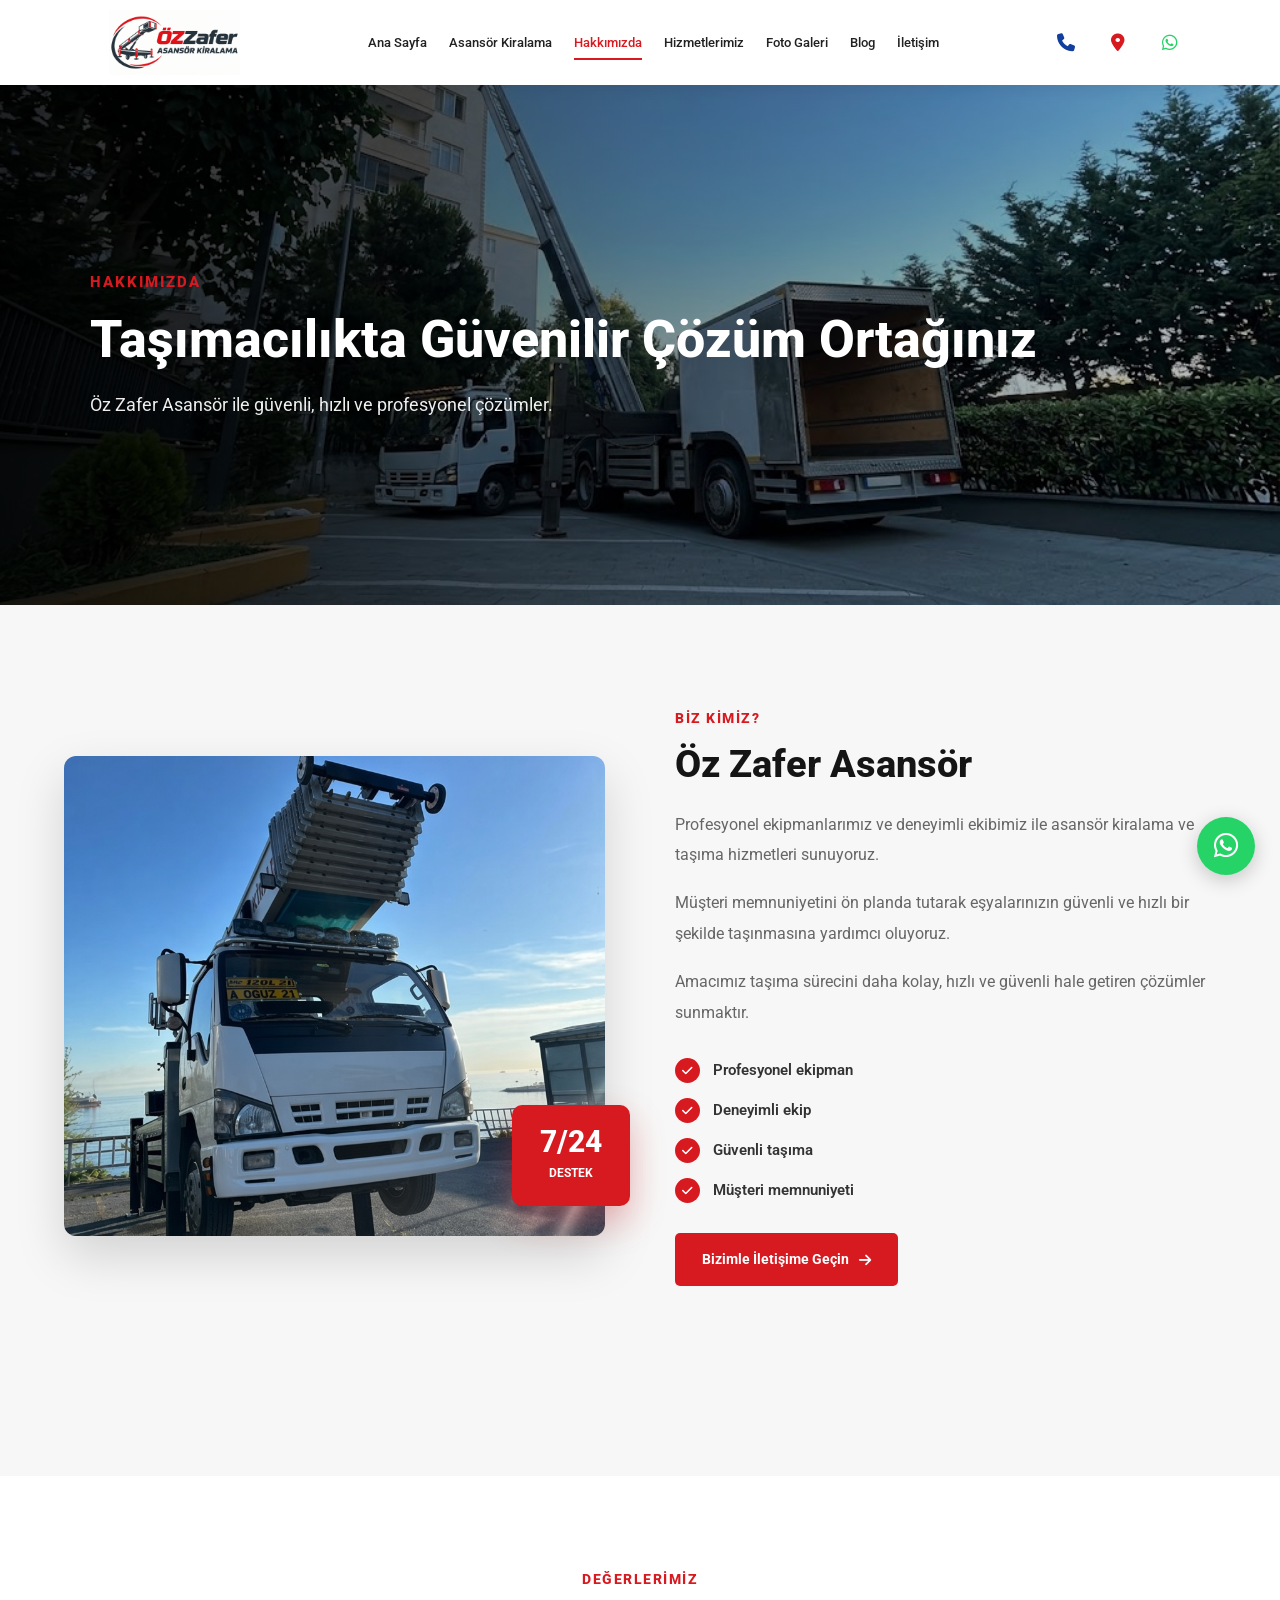
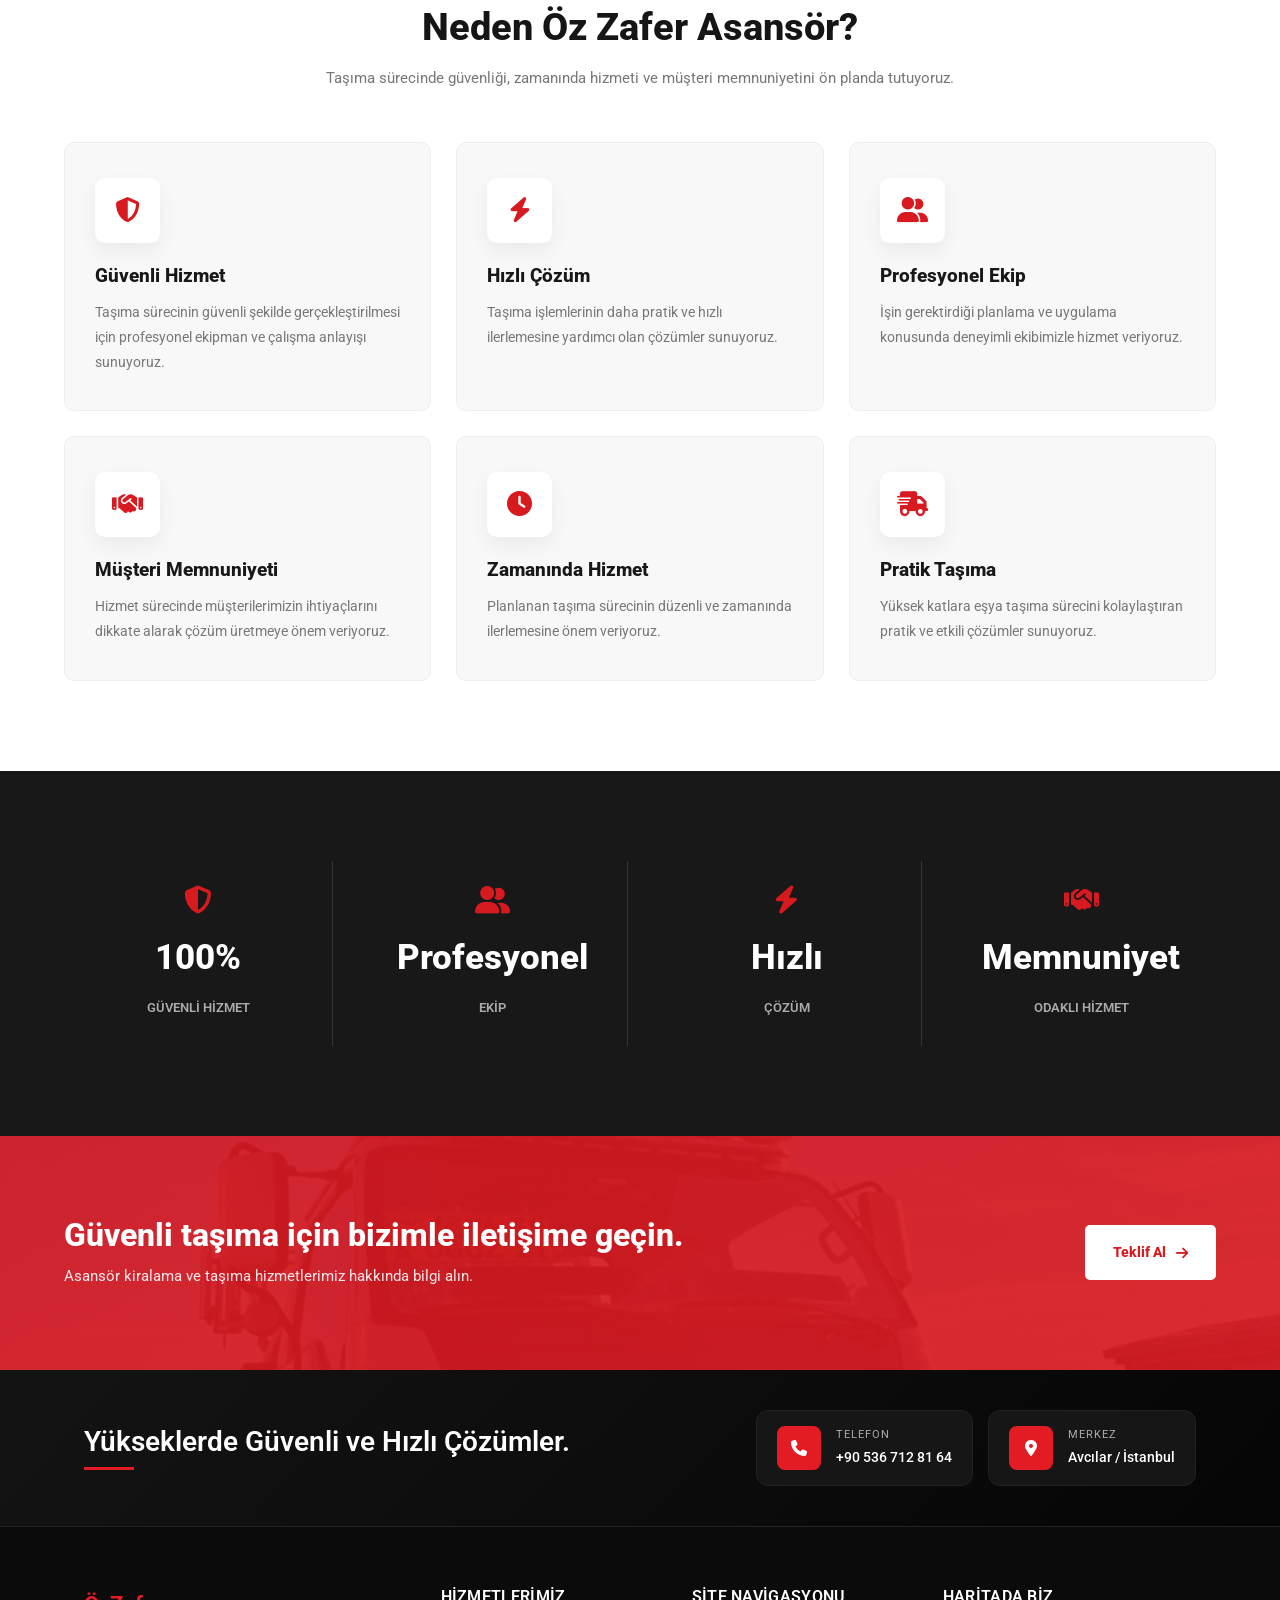
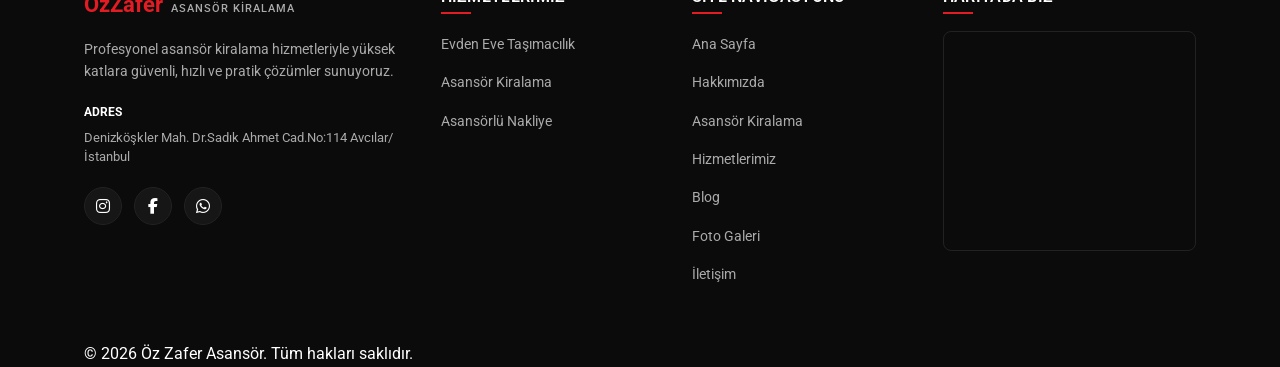
<file: sayfalar/hakkimizda.html>
<!DOCTYPE html>
<html lang="tr">

<head>
 <meta charset="UTF-8">
 <meta name="viewport" content="width=device-width, initial-scale=1.0">

 <link rel="stylesheet" href="../style.css">

 <link rel="preconnect" href="https://fonts.googleapis.com">
 <link rel="preconnect" href="https://fonts.gstatic.com" crossorigin>
 <link href="https://fonts.googleapis.com/css2?family=Roboto:wght@300;400;500;700&display=swap" rel="stylesheet">

 <link rel="stylesheet" href="https://cdnjs.cloudflare.com/ajax/libs/font-awesome/6.5.2/css/all.min.css">

 <title>Hakkımızda | Öz Zafer Asansör Kiralama İstanbul</title>

<meta name="description"
 content="Öz Zafer Asansör Kiralama hakkında bilgi alın. İstanbul'da güvenli, hızlı ve profesyonel asansörlü taşıma çözümleri sunuyoruz.">

<meta name="robots" content="index, follow">

<link rel="canonical"
 href="https://www.ozzaferasansor.com/sayfalar/hakkimizda.html">

 <style>
 .about-page {
 background: #f7f7f7;
 }

 .about-hero {
 min-height: 520px !important;
 margin-top: 85px;
 position: relative;
 display: flex;
 align-items: center;
 background: none !important;
 color: #fff;
 overflow: hidden;
 }

 .about-hero-bg {
 position: absolute;
 top: 0;
 left: 0;
 width: 100%;
 height: 100%;
 object-fit: cover !important;
 object-position: center bottom !important;
 z-index: 1;
 }

 .about-hero-overlay {
 position: absolute;
 top: 0;
 left: 0;
 width: 100%;
 height: 100%;
 background: linear-gradient(90deg, rgba(0, 0, 0, .85), rgba(0, 0, 0, .45), rgba(0, 0, 0, .2));
 z-index: 2;
 }

 .about-hero-content {
 position: relative;
 z-index: 3;
 width: 100%;
 max-width: 100%;
 margin: 0;
 padding: 0 7%;
 }

 .about-hero-content span {
 display: inline-block;
 color: #d71920;
 font-size: 15px;
 font-weight: 800;
 letter-spacing: 2px;
 margin-bottom: 15px;
 }

 .about-hero-content h1 {
 font-size: 52px;
 line-height: 1.15;
 margin: 0 0 20px;
 font-weight: 800;
 }

 .about-hero-content p {
 font-size: 18px;
 line-height: 1.7;
 margin: 0;
 color: #eee;
 }

 .about-main {
 padding: 100px 0;
 }

 .about-intro {
 display: grid;
 grid-template-columns: 1fr 1fr;
 gap: 70px;
 align-items: center;
 margin-bottom: 90px;
 }

 .about-image {
 position: relative;
 }

 .about-image img {
 width: 100%;
 height: 480px;
 object-fit: cover;
 border-radius: 12px;
 display: block;
 box-shadow: 0 20px 50px rgba(0, 0, 0, .15);
 }

 .about-image-badge {
 position: absolute;
 right: -25px;
 bottom: 30px;
 background: #d71920;
 color: #fff;
 padding: 22px 28px;
 border-radius: 10px;
 box-shadow: 0 15px 35px rgba(215, 25, 32, .3);
 text-align: center;
 }

 .about-image-badge strong {
 display: block;
 font-size: 30px;
 font-weight: 800;
 line-height: 1;
 }

 .about-image-badge span {
 display: block;
 font-size: 12px;
 font-weight: 700;
 margin-top: 7px;
 }

 .about-content span.section-label {
 display: inline-block;
 color: #d71920;
 font-size: 14px;
 font-weight: 800;
 letter-spacing: 1.5px;
 margin-bottom: 12px;
 }

 .about-content h2 {
 font-size: 38px;
 line-height: 1.2;
 margin: 0 0 22px;
 color: #151515;
 font-weight: 800;
 }

 .about-content p {
 color: #666;
 font-size: 16px;
 line-height: 1.9;
 margin-bottom: 18px;
 }

 .about-check-list {
 list-style: none;
 padding: 0;
 margin: 30px 0;
 }

 .about-check-list li {
 display: flex;
 align-items: center;
 gap: 13px;
 margin-bottom: 15px;
 color: #333;
 font-size: 15px;
 font-weight: 600;
 }

 .about-check-list i {
 width: 25px;
 height: 25px;
 border-radius: 50%;
 background: #d71920;
 color: #fff;
 display: flex;
 align-items: center;
 justify-content: center;
 font-size: 12px;
 flex-shrink: 0;
 }

 .about-button {
 display: inline-flex;
 align-items: center;
 gap: 10px;
 padding: 15px 27px;
 background: #d71920;
 color: #fff;
 text-decoration: none;
 border-radius: 5px;
 font-size: 14px;
 font-weight: 700;
 transition: .3s;
 }

 .about-button:hover {
 background: #b9141a;
 transform: translateY(-3px);
 box-shadow: 0 10px 25px rgba(215, 25, 32, .25);
 }

 .about-values {
 background: #fff;
 padding: 90px 0;
 }

 .about-section-heading {
 text-align: center;
 max-width: 700px;
 margin: 0 auto 50px;
 }

 .about-section-heading span {
 color: #d71920;
 font-size: 14px;
 font-weight: 800;
 letter-spacing: 1.5px;
 }

 .about-section-heading h2 {
 font-size: 38px;
 color: #151515;
 margin: 12px 0 15px;
 font-weight: 800;
 }

 .about-section-heading p {
 color: #777;
 font-size: 15px;
 line-height: 1.8;
 margin: 0;
 }

 .about-values-grid {
 display: grid;
 grid-template-columns: repeat(3, 1fr);
 gap: 25px;
 }

 .about-value-card {
 background: #f8f8f8;
 border: 1px solid #eee;
 padding: 35px 30px;
 border-radius: 10px;
 transition: .3s;
 position: relative;
 overflow: hidden;
 }

 .about-value-card::before {
 content: "";
 position: absolute;
 top: 0;
 left: 0;
 width: 100%;
 height: 4px;
 background: #d71920;
 transform: scaleX(0);
 transform-origin: left;
 transition: .3s;
 }

 .about-value-card:hover {
 transform: translateY(-8px);
 background: #fff;
 box-shadow: 0 15px 35px rgba(0, 0, 0, .08);
 }

 .about-value-card:hover::before {
 transform: scaleX(1);
 }

 .about-value-icon {
 width: 65px;
 height: 65px;
 display: flex;
 align-items: center;
 justify-content: center;
 background: #fff;
 color: #d71920;
 border-radius: 10px;
 font-size: 25px;
 margin-bottom: 22px;
 box-shadow: 0 8px 20px rgba(0, 0, 0, .06);
 }

 .about-value-card h3 {
 margin: 0 0 12px;
 font-size: 19px;
 color: #181818;
 font-weight: 800;
 }

 .about-value-card p {
 margin: 0;
 color: #777;
 font-size: 14px;
 line-height: 1.8;
 }

 .about-stats {
 padding: 90px 0;
 background: #181818;
 }

 .about-stats-grid {
 display: grid;
 grid-template-columns: repeat(4, 1fr);
 gap: 25px;
 }

 .about-stat {
 text-align: center;
 padding: 25px 15px;
 color: #fff;
 border-right: 1px solid rgba(255, 255, 255, .12);
 }

 .about-stat:last-child {
 border-right: 0;
 }

 .about-stat i {
 font-size: 28px;
 color: #d71920;
 margin-bottom: 15px;
 }

 .about-stat strong {
 display: block;
 font-size: 35px;
 font-weight: 800;
 margin-bottom: 8px;
 }

 .about-stat span {
 color: #aaa;
 font-size: 13px;
 font-weight: 600;
 }

 .about-cta {
 padding: 80px 0;
 background:
 linear-gradient(rgba(215, 25, 32, .92), rgba(215, 25, 32, .92)),
 url("../images/hizmetlerimiz1.png") center/cover no-repeat;
 }

 .about-cta-content {
 display: flex;
 align-items: center;
 justify-content: space-between;
 gap: 30px;
 }

 .about-cta-content h2 {
 color: #fff;
 margin: 0 0 10px;
 font-size: 32px;
 font-weight: 800;
 }

 .about-cta-content p {
 color: rgba(255, 255, 255, .9);
 margin: 0;
 font-size: 15px;
 }

 .about-cta-button {
 display: inline-flex;
 align-items: center;
 gap: 10px;
 padding: 16px 28px;
 background: #fff;
 color: #d71920;
 text-decoration: none;
 border-radius: 5px;
 font-weight: 800;
 font-size: 14px;
 white-space: nowrap;
 transition: .3s;
 }

 .about-cta-button:hover {
 background: #181818;
 color: #fff;
 transform: translateY(-3px);
 }

 .about-page .footer-info-box:not(.phone-btn) {
 cursor: default;
 }

 .about-page .footer-info-box:not(.phone-btn):hover {
 border-color: #d71920;
 transform: translateY(-3px);
 background: #1f1213;
 }

 .about-page .footer-socials a:nth-child(1):hover {
 color: #E4405F;
 }

 .about-page .footer-socials a:nth-child(2):hover {
 color: #1877F2;
 }

 .about-page .footer-socials a:nth-child(3):hover {
 color: #25D366;
 }

 @media (max-width: 1000px) {
 .about-intro {
 grid-template-columns: 1fr;
 gap: 45px;
 }

 .about-image {
 max-width: 700px;
 margin: 0 auto;
 }

 .about-content {
 text-align: center;
 }

 .about-check-list {
 display: inline-block;
 text-align: left;
 }

 .about-values-grid {
 grid-template-columns: repeat(2, 1fr);
 }

 .about-stats-grid {
 grid-template-columns: repeat(2, 1fr);
 }

 .about-stat:nth-child(2) {
 border-right: 0;
 }

 .about-cta-content {
 flex-direction: column;
 text-align: center;
 }
 }

 @media (max-width: 700px) {
 .about-hero {
 min-height: 400px !important;
 }

 .about-hero-content {
 padding: 50px 20px 0;
 }

 .about-hero-content h1 {
 font-size: 34px;
 }

 .about-hero-content p {
 font-size: 15px;
 }

 .about-main {
 padding: 65px 0;
 }

 .about-intro {
 margin-bottom: 60px;
 }

 .about-image img {
 height: 360px;
 }

 .about-image-badge {
 right: 15px;
 bottom: 20px;
 padding: 17px 20px;
 }

 .about-image-badge strong {
 font-size: 24px;
 }

 .about-content h2 {
 font-size: 29px;
 }

 .about-values {
 padding: 65px 0;
 }

 .about-section-heading h2 {
 font-size: 29px;
 }

 .about-values-grid {
 grid-template-columns: 1fr;
 }

 .about-stats {
 padding: 60px 0;
 }

 .about-stats-grid {
 grid-template-columns: 1fr 1fr;
 gap: 10px;
 }

 .about-stat {
 border-right: 0;
 border-bottom: 1px solid rgba(255, 255, 255, .12);
 padding: 20px 10px;
 }

 .about-stat:nth-last-child(-n+2) {
 border-bottom: 0;
 }

 .about-stat strong {
 font-size: 28px;
 }

 .about-cta {
 padding: 60px 0;
 }

 .about-cta-content h2 {
 font-size: 26px;
 }

 .about-cta-button {
 width: 100%;
 justify-content: center;
 }
 }

 @media (max-width: 500px) {
 .about-hero-content h1 {
 font-size: 29px;
 }

 .about-image img {
 height: 300px;
 }

 .about-stats-grid {
 grid-template-columns: 1fr;
 }

 .about-stat {
 border-bottom: 1px solid rgba(255, 255, 255, .12);
 }

 .about-stat:last-child {
 border-bottom: 0;
 }
 }
 </style>
</head>

<body class="about-page">

 <header class="header">
 <div class="container header-container">

 <a href="../index.html" class="logo">
 <img src="../images/logo.jfif" alt="Öz Zafer Asansör Logo">
 </a>

 <nav class="navbar">
 <a href="../index.html">Ana Sayfa</a>
 <a href="../sayfalar/asansorkirala.html">Asansör Kiralama</a>
 <a href="../sayfalar/hakkimizda.html" class="active">Hakkımızda</a>
 <a href="../sayfalar/hizmetler.html">Hizmetlerimiz</a>
 <a href="../sayfalar/fotogaleri.html">Foto Galeri</a>
 <a href="../blog.html">Blog</a>
 <a href="../sayfalar/iletisim.html">İletişim</a>
 </nav>

 <div class="social-icons">
  <!-- Telefon -->
    <a href="tel:+905367128164" class="header-icon phone-icon" aria-label="Telefon Et">
        <i class="fa-solid fa-phone"></i>
    </a>

    <!-- Konum / Harita -->
    <a href="https://www.google.com/maps?q=Denizköşkler%20Mahallesi%20Dr.%20Sadık%20Ahmet%20Caddesi%20No%3A114%20Avcılar%20İstanbul" target="_blank" class="header-icon map-icon" aria-label="Konum">
        <i class="fa-solid fa-location-dot"></i>
    </a>

    <!-- WhatsApp -->
    <a href="https://wa.me/905367128164" target="_blank" class="header-icon whatsapp-icon" aria-label="WhatsApp">
        <i class="fa-brands fa-whatsapp"></i>
    </a>
 </a>
 </div>

 <button class="menu-btn" id="menuBtn" aria-label="Menüyü aç">
 <i class="fa-solid fa-bars"></i>
 </button>

 </div>
 </header>

 <section class="about-hero">
 <img src="../images/h2.jfif" alt="Hakkımızda Öz Zafer Asansör" class="about-hero-bg">
 <div class="about-hero-overlay"></div>

 <div class="container about-hero-content">
 <span>HAKKIMIZDA</span>
 <h1>Taşımacılıkta Güvenilir Çözüm Ortağınız</h1>
 <p>Öz Zafer Asansör ile güvenli, hızlı ve profesyonel çözümler.</p>
 </div>
 </section>

 <main>

 <section class="about-main">
 <div class="container">

 <div class="about-intro">

 <div class="about-image">
 <img src="../images/hizmetlerimiz1.png" alt="Öz Zafer Asansör Hizmeti">

 <div class="about-image-badge">
 <strong>7/24</strong>
 <span>DESTEK</span>
 </div>
 </div>

 <div class="about-content">

 <span class="section-label">BİZ KİMİZ?</span>

 <h2>Öz Zafer Asansör</h2>

 <p>
 Profesyonel ekipmanlarımız ve deneyimli ekibimiz ile
 asansör kiralama ve taşıma hizmetleri sunuyoruz.
 </p>

 <p>
 Müşteri memnuniyetini ön planda tutarak eşyalarınızın
 güvenli ve hızlı bir şekilde taşınmasına yardımcı oluyoruz.
 </p>

 <p>
 Amacımız taşıma sürecini daha kolay, hızlı ve güvenli
 hale getiren çözümler sunmaktır.
 </p>

 <ul class="about-check-list">
 <li>
 <i class="fa-solid fa-check"></i>
 Profesyonel ekipman
 </li>
 <li>
 <i class="fa-solid fa-check"></i>
 Deneyimli ekip
 </li>
 <li>
 <i class="fa-solid fa-check"></i>
 Güvenli taşıma
 </li>
 <li>
 <i class="fa-solid fa-check"></i>
 Müşteri memnuniyeti
 </li>
 </ul>

 <a href="iletisim.html" class="about-button">
 Bizimle İletişime Geçin
 <i class="fa-solid fa-arrow-right"></i>
 </a>

 </div>

 </div>

 </div>
 </section>

 <section class="about-values">
 <div class="container">

 <div class="about-section-heading">
 <span>DEĞERLERİMİZ</span>
 <h2>Neden Öz Zafer Asansör?</h2>
 <p>
 Taşıma sürecinde güvenliği, zamanında hizmeti ve müşteri
 memnuniyetini ön planda tutuyoruz.
 </p>
 </div>

 <div class="about-values-grid">

 <div class="about-value-card">
 <div class="about-value-icon">
 <i class="fa-solid fa-shield-halved"></i>
 </div>
 <h3>Güvenli Hizmet</h3>
 <p>
 Taşıma sürecinin güvenli şekilde gerçekleştirilmesi
 için profesyonel ekipman ve çalışma anlayışı sunuyoruz.
 </p>
 </div>

 <div class="about-value-card">
 <div class="about-value-icon">
 <i class="fa-solid fa-bolt"></i>
 </div>
 <h3>Hızlı Çözüm</h3>
 <p>
 Taşıma işlemlerinin daha pratik ve hızlı ilerlemesine
 yardımcı olan çözümler sunuyoruz.
 </p>
 </div>

 <div class="about-value-card">
 <div class="about-value-icon">
 <i class="fa-solid fa-user-group"></i>
 </div>
 <h3>Profesyonel Ekip</h3>
 <p>
 İşin gerektirdiği planlama ve uygulama konusunda
 deneyimli ekibimizle hizmet veriyoruz.
 </p>
 </div>

 <div class="about-value-card">
 <div class="about-value-icon">
 <i class="fa-solid fa-handshake"></i>
 </div>
 <h3>Müşteri Memnuniyeti</h3>
 <p>
 Hizmet sürecinde müşterilerimizin ihtiyaçlarını
 dikkate alarak çözüm üretmeye önem veriyoruz.
 </p>
 </div>

 <div class="about-value-card">
 <div class="about-value-icon">
 <i class="fa-solid fa-clock"></i>
 </div>
 <h3>Zamanında Hizmet</h3>
 <p>
 Planlanan taşıma sürecinin düzenli ve zamanında
 ilerlemesine önem veriyoruz.
 </p>
 </div>

 <div class="about-value-card">
 <div class="about-value-icon">
 <i class="fa-solid fa-truck-fast"></i>
 </div>
 <h3>Pratik Taşıma</h3>
 <p>
 Yüksek katlara eşya taşıma sürecini kolaylaştıran
 pratik ve etkili çözümler sunuyoruz.
 </p>
 </div>

 </div>

 </div>
 </section>

 <section class="about-stats">
 <div class="container">

 <div class="about-stats-grid">

 <div class="about-stat">
 <i class="fa-solid fa-shield-halved"></i>
 <strong>100%</strong>
 <span>GÜVENLİ HİZMET</span>
 </div>

 <div class="about-stat">
 <i class="fa-solid fa-user-group"></i>
 <strong>Profesyonel</strong>
 <span>EKİP</span>
 </div>

 <div class="about-stat">
 <i class="fa-solid fa-bolt"></i>
 <strong>Hızlı</strong>
 <span>ÇÖZÜM</span>
 </div>

 <div class="about-stat">
 <i class="fa-solid fa-handshake"></i>
 <strong>Memnuniyet</strong>
 <span>ODAKLI HİZMET</span>
 </div>

 </div>

 </div>
 </section>

 <section class="about-cta">
 <div class="container about-cta-content">

 <div>
 <h2>Güvenli taşıma için bizimle iletişime geçin.</h2>
 <p>
 Asansör kiralama ve taşıma hizmetlerimiz hakkında bilgi alın.
 </p>
 </div>

 <a href="iletisim.html" class="about-cta-button">
 Teklif Al
 <i class="fa-solid fa-arrow-right"></i>
 </a>

 </div>
 </section>

 </main>

 <footer class="zafer-footer">

 <div class="footer-top-banner">
 <div class="container">

 <div class="footer-banner-left">
 <h2>Yükseklerde Güvenli ve Hızlı Çözümler.</h2>
 </div>

 <div class="footer-banner-right">

 <a href="tel:+905367128164" class="footer-info-box phone-btn">
 <div class="icon-box">
 <i class="fa-solid fa-phone"></i>
 </div>

 <div>
 <span>TELEFON</span>
 <p>+90 536 712 81 64</p>
 </div>
 </a>

 <div class="footer-info-box">
 <div class="icon-box">
 <i class="fa-solid fa-location-dot"></i>
 </div>

 <div>
 <span>MERKEZ</span>
 <p>Avcılar / İstanbul</p>
 </div>
 </div>

 </div>

 </div>
 </div>

 <div class="footer-main-content">
 <div class="container footer-grid">

 <div class="footer-col brand-col">

 <div class="footer-logo">
 <span class="logo-text">ÖzZafer</span>
 <small>ASANSÖR KİRALAMA</small>
 </div>

 <p class="footer-about">
 Profesyonel asansör kiralama hizmetleriyle yüksek katlara
 güvenli, hızlı ve pratik çözümler sunuyoruz.
 </p>

 <div class="footer-address">
 <strong>ADRES</strong>
 <p>
 Denizköşkler Mah. Dr.Sadık Ahmet Cad.No:114
 Avcılar/İstanbul
 </p>
 </div>

 <div class="footer-socials">

 <a href="https://www.instagram.com/ozzafer_nakliyat/" target="_blank" aria-label="Instagram">
 <i class="fa-brands fa-instagram"></i>
 </a>

 <a href="https://www.facebook.com/ozzafernakliye" target="_blank" aria-label="Facebook">
 <i class="fa-brands fa-facebook-f"></i>
 </a>

 <a href="https://wa.me/905367128164" target="_blank" aria-label="WhatsApp">
 <i class="fa-brands fa-whatsapp"></i>
 </a>

 </div>

 </div>

 <div class="footer-col">

 <h4>HİZMETLERİMİZ</h4>

 <ul>
 <li>
 <a href="../sayfalar/hizmetler.html">
 Evden Eve Taşımacılık
 </a>
 </li>

 <li>
 <a href="../sayfalar/asansorkirala.html">
 Asansör Kiralama
 </a>
 </li>

 <li>
 <a href="../sayfalar/hizmetler.html">
 Asansörlü Nakliye
 </a>
 </li>
 </ul>

 </div>

 <div class="footer-col">

 <h4>SİTE NAVİGASYONU</h4>

 <ul>
 <li><a href="../index.html">Ana Sayfa</a></li>
 <li><a href="../sayfalar/hakkimizda.html">Hakkımızda</a></li>
 <li><a href="../sayfalar/asansorkirala.html">Asansör Kiralama</a></li>
 <li><a href="../sayfalar/hizmetler.html">Hizmetlerimiz</a></li>
 <li><a href="../blog.html">Blog</a></li>
 <li><a href="../sayfalar/fotogaleri.html">Foto Galeri</a></li>
 <li><a href="../sayfalar/iletisim.html">İletişim</a></li>
 </ul>

 </div>

 <div class="footer-col footer-map">

 <h4>HARİTADA BİZ</h4>

 <div class="map-container">

 <iframe
 src="https://www.google.com/maps?q=Denizköşkler%20Mahallesi%20Dr.%20Sadık%20Ahmet%20Caddesi%20No%3A114%20Avcılar%20İstanbul&output=embed"
 width="100%" height="220" style="border:0;" allowfullscreen="" loading="lazy"
 referrerpolicy="no-referrer-when-downgrade">
 </iframe>

 </div>

 </div>

 </div>
 </div>

 <div class="footer-bottom-bar">

 <div class="container bottom-flex">
 <p>&copy; 2026 Öz Zafer Asansör. Tüm hakları saklıdır.</p>
 </div>

 </div>

 </footer>

 <a href="https://wa.me/905367128164" class="whatsapp-button" aria-label="WhatsApp" target="_blank">
 <i class="fa-brands fa-whatsapp"></i>
 </a>

 <script src="../script.js"></script>

 <script>
 const aboutCards = document.querySelectorAll(".about-value-card");

 aboutCards.forEach(function (card) {
 card.addEventListener("mouseenter", function () {
 card.style.transform = "translateY(-8px)";
 });

 card.addEventListener("mouseleave", function () {
 card.style.transform = "translateY(0)";
 });
 });

 const aboutStats = document.querySelectorAll(".about-stat strong");

 const observer = new IntersectionObserver(function (entries) {
 entries.forEach(function (entry) {
 if (entry.isIntersecting) {
 entry.target.style.opacity = "1";
 entry.target.style.transform = "translateY(0)";
 }
 });
 }, {
 threshold: 0.3
 });

 aboutStats.forEach(function (stat) {
 stat.style.opacity = "0";
 stat.style.transform = "translateY(15px)";
 stat.style.transition = "opacity .6s ease, transform .6s ease";
 observer.observe(stat);
 });
 </script>

</body>

</html>
</file>
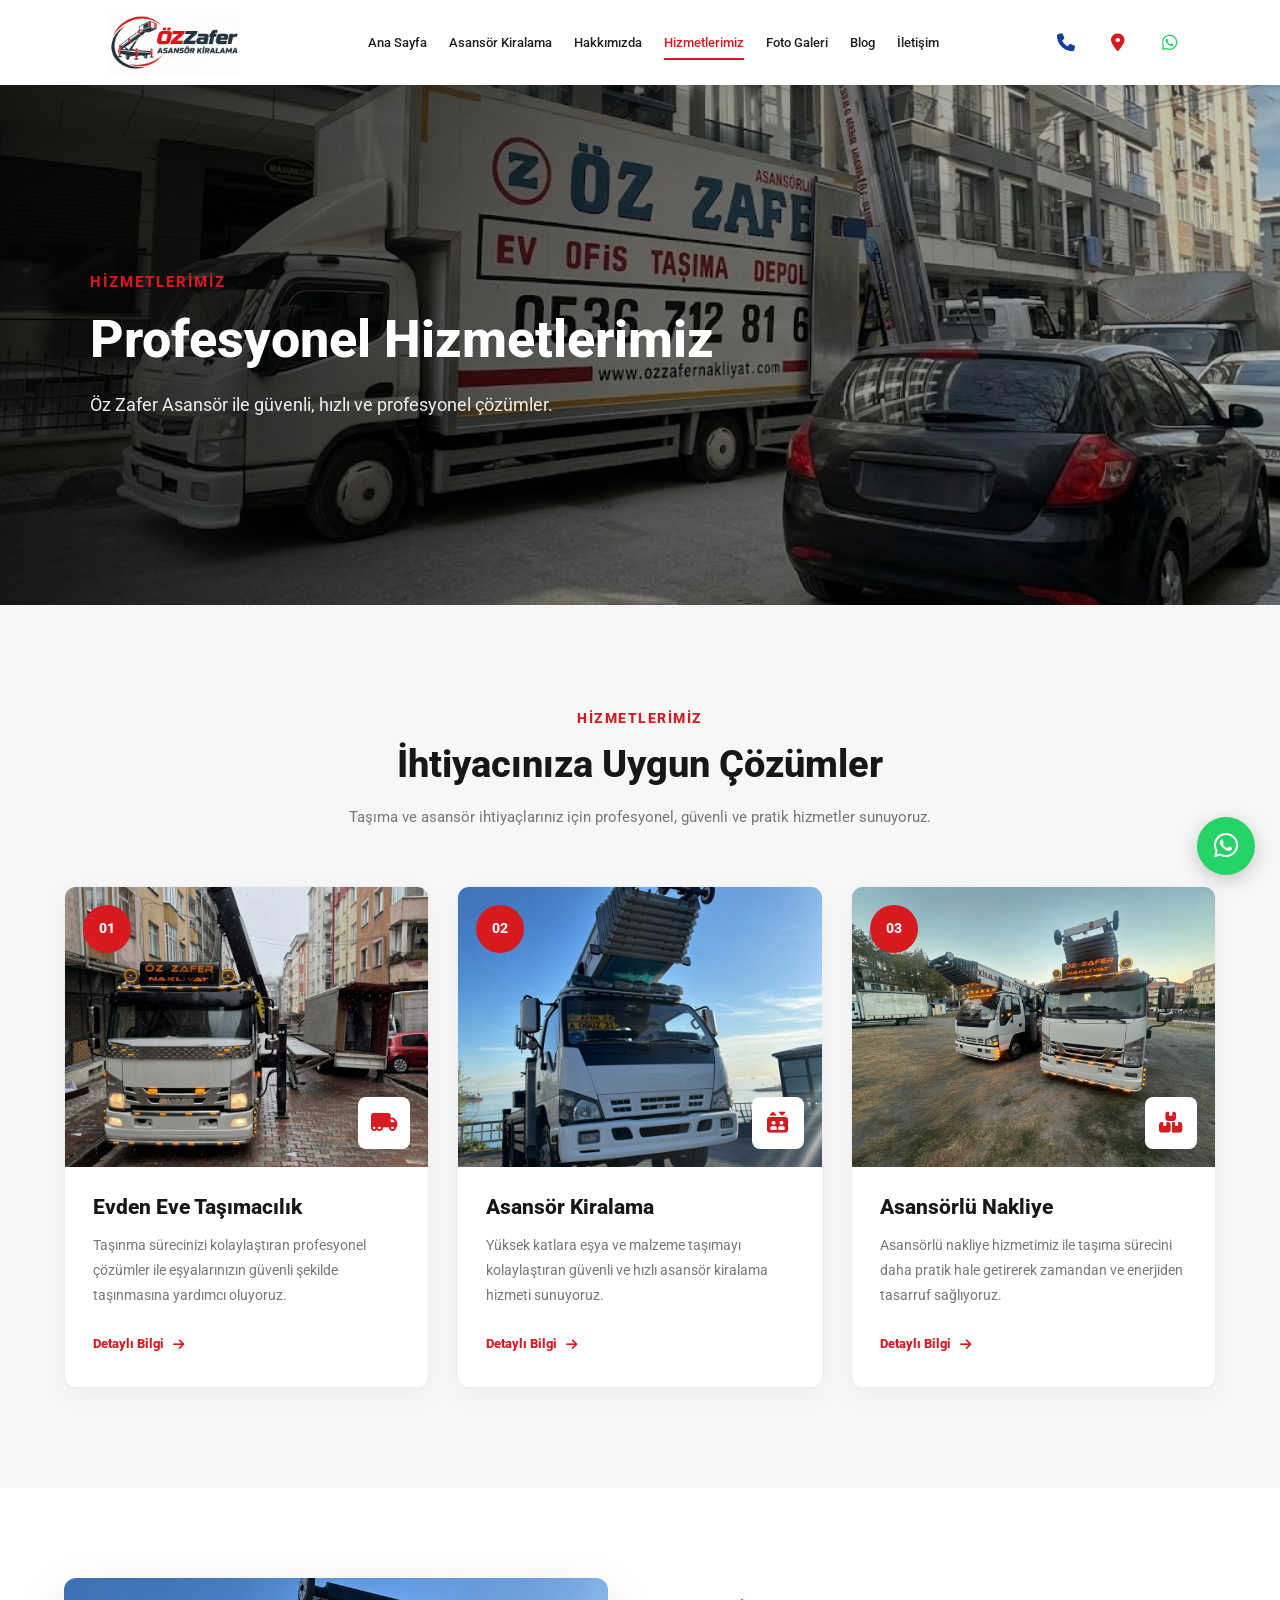
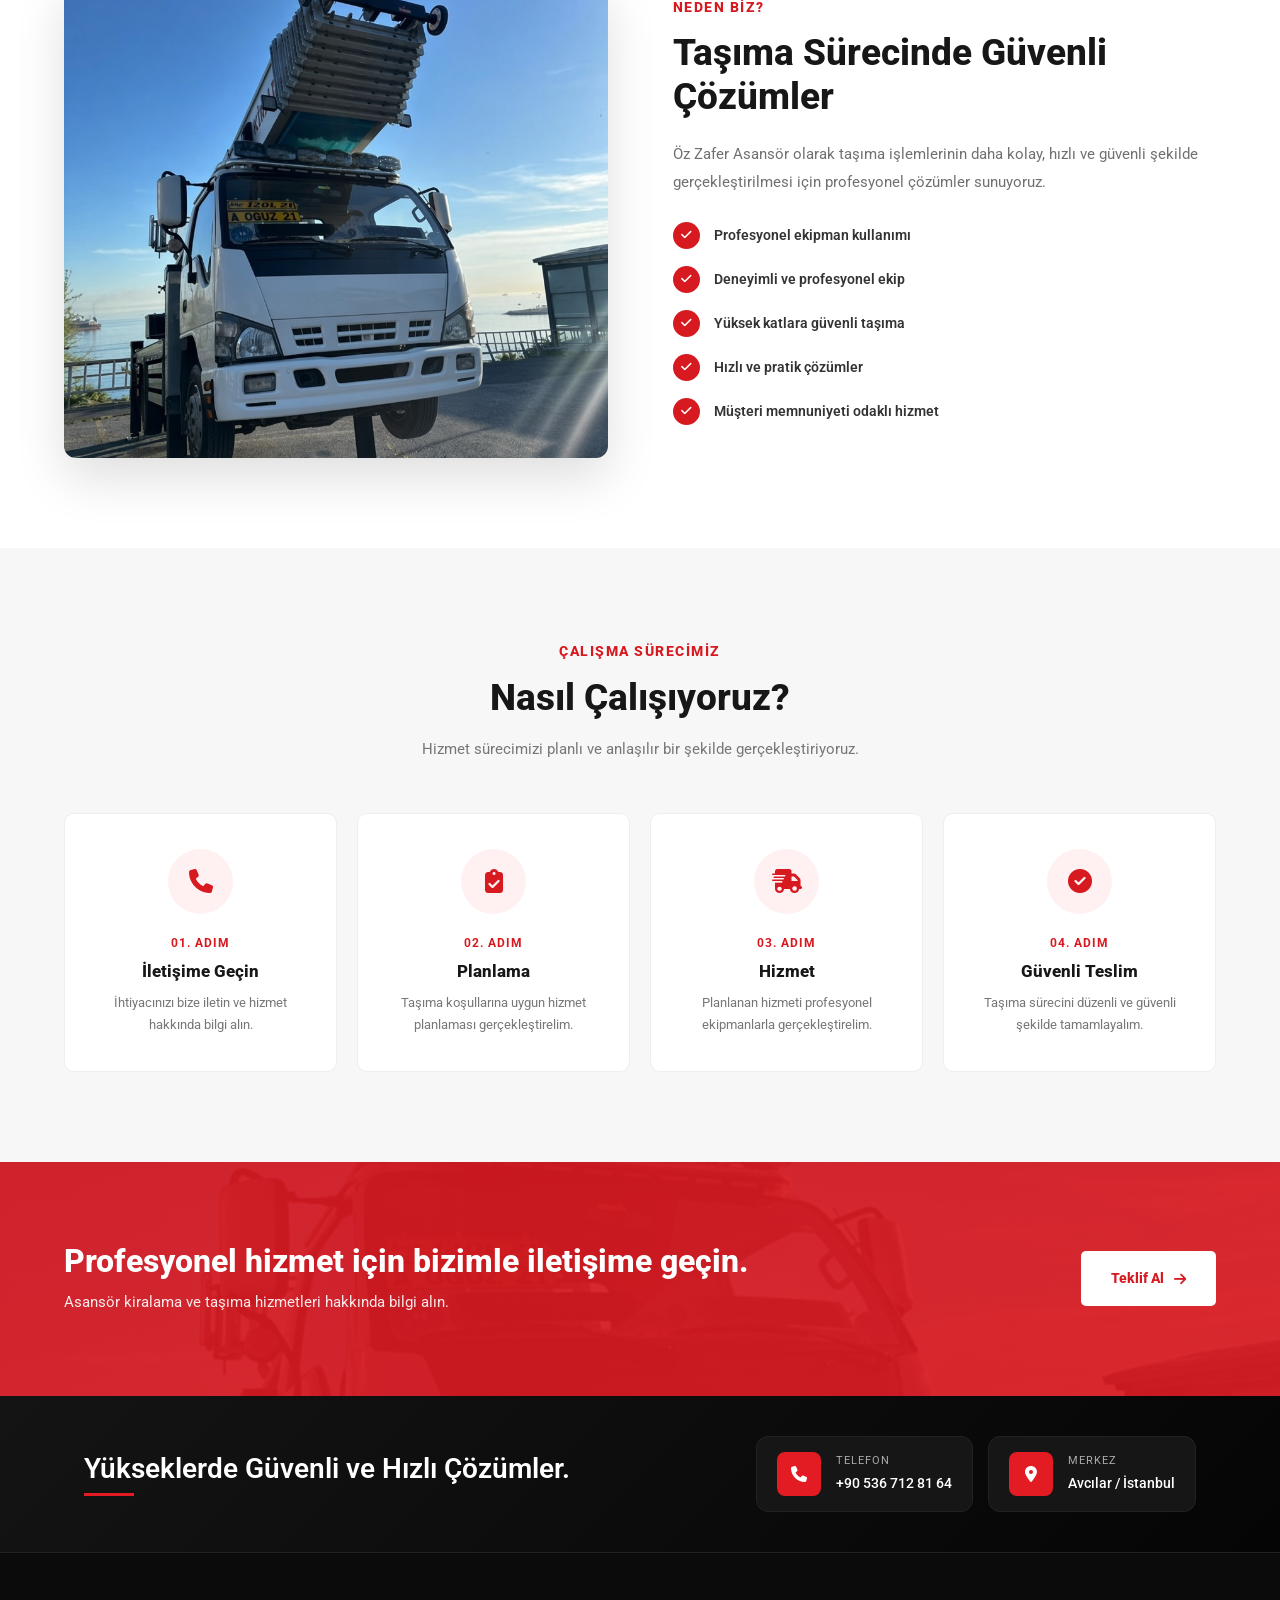
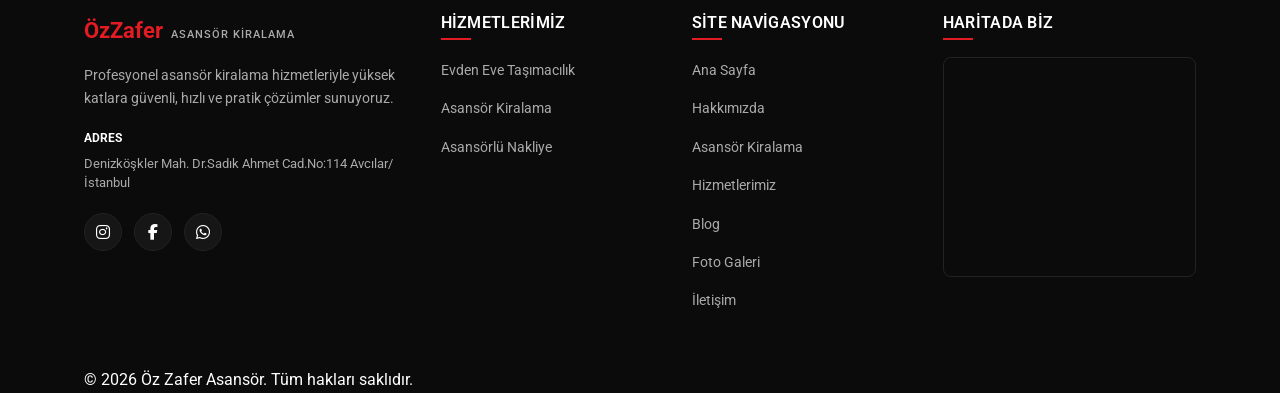
<file: sayfalar/hizmetler.html>
<!DOCTYPE html>
<html lang="tr">

<head>
 <meta charset="UTF-8">
 <meta name="viewport" content="width=device-width, initial-scale=1.0">

 <link rel="stylesheet" href="../style.css">

 <link rel="preconnect" href="https://fonts.googleapis.com">
 <link rel="preconnect" href="https://fonts.gstatic.com" crossorigin>
 <link href="https://fonts.googleapis.com/css2?family=Roboto:wght@300;400;500;700&display=swap" rel="stylesheet">

 <link rel="stylesheet" href="https://cdnjs.cloudflare.com/ajax/libs/font-awesome/6.5.2/css/all.min.css">

 <title>Hizmetlerimiz | Asansörlü Nakliye ve Taşıma | Öz Zafer</title>

<meta name="description"
 content="Öz Zafer Asansör; asansör kiralama, asansörlü nakliye, evden eve taşımacılık ve profesyonel eşya taşıma hizmetleri sunar.">

<meta name="robots" content="index, follow">

<link rel="canonical"
 href="https://www.ozzaferasansor.com/sayfalar/hizmetler.html">
 <style>
 .services-page {
 background: #f7f7f7;
 }

 .services-hero {
 min-height: 520px !important;
 margin-top: 85px;
 position: relative;
 display: flex;
 align-items: center;
 background: none !important;
 color: #fff;
 overflow: hidden;
 }

 .services-hero-bg {
 position: absolute;
 top: 0;
 left: 0;
 width: 100%;
 height: 100%;
 object-fit: cover !important;
 object-position: center bottom !important;
 z-index: 1;
 }

 .services-hero-overlay {
 position: absolute;
 top: 0;
 left: 0;
 width: 100%;
 height: 100%;
 background: linear-gradient(90deg, rgba(0, 0, 0, .85), rgba(0, 0, 0, .45), rgba(0, 0, 0, .2));
 z-index: 2;
 }

 .services-hero-content {
 position: relative;
 z-index: 3;
 width: 100%;
 max-width: 100%;
 margin: 0;
 padding: 0 7%;
 }

 .services-hero-content span {
 display: inline-block;
 color: #d71920;
 font-size: 15px;
 font-weight: 800;
 letter-spacing: 2px;
 margin-bottom: 15px;
 }

 .services-hero-content h1 {
 font-size: 52px;
 line-height: 1.15;
 margin: 0 0 20px;
 font-weight: 800;
 }

 .services-hero-content p {
 font-size: 18px;
 line-height: 1.7;
 margin: 0;
 color: #eee;
 }

 .services-main {
 padding: 100px 0;
 }

 .services-heading {
 text-align: center;
 max-width: 750px;
 margin: 0 auto 55px;
 }

 .services-heading span {
 display: inline-block;
 color: #d71920;
 font-size: 14px;
 font-weight: 800;
 letter-spacing: 1.5px;
 margin-bottom: 12px;
 }

 .services-heading h2 {
 margin: 0 0 16px;
 color: #171717;
 font-size: 38px;
 line-height: 1.2;
 font-weight: 800;
 }

 .services-heading p {
 margin: 0;
 color: #777;
 font-size: 15px;
 line-height: 1.8;
 }

 .services-grid-new {
 display: grid;
 grid-template-columns: repeat(3, 1fr);
 gap: 28px;
 }

 .service-card-new {
 background: #fff;
 border-radius: 12px;
 overflow: hidden;
 border: 1px solid #eee;
 position: relative;
 transition: .35s;
 box-shadow: 0 8px 25px rgba(0, 0, 0, .04);
 }

 .service-card-new:hover {
 transform: translateY(-10px);
 box-shadow: 0 20px 45px rgba(0, 0, 0, .12);
 }

 .service-card-image {
 height: 280px;
 position: relative;
 overflow: hidden;
 }

 .service-card-image img {
 width: 100%;
 height: 100%;
 object-fit: cover;
 display: block;
 transition: .5s;
 }

 .service-card-new:hover .service-card-image img {
 transform: scale(1.07);
 }

 .service-card-number {
 position: absolute;
 top: 18px;
 left: 18px;
 width: 48px;
 height: 48px;
 background: #d71920;
 color: #fff;
 border-radius: 50%;
 display: flex;
 align-items: center;
 justify-content: center;
 font-size: 14px;
 font-weight: 800;
 z-index: 2;
 }

 .service-card-icon {
 position: absolute;
 right: 18px;
 bottom: 18px;
 width: 52px;
 height: 52px;
 background: #fff;
 color: #d71920;
 border-radius: 8px;
 display: flex;
 align-items: center;
 justify-content: center;
 font-size: 21px;
 box-shadow: 0 8px 20px rgba(0, 0, 0, .15);
 z-index: 2;
 }

 .service-card-content {
 padding: 28px 28px 30px;
 }

 .service-card-content h3 {
 margin: 0 0 13px;
 color: #171717;
 font-size: 21px;
 font-weight: 800;
 }

 .service-card-content p {
 margin: 0 0 22px;
 color: #777;
 font-size: 14px;
 line-height: 1.8;
 }

 .service-card-link {
 display: inline-flex;
 align-items: center;
 gap: 9px;
 color: #d71920;
 text-decoration: none;
 font-size: 13px;
 font-weight: 800;
 transition: .3s;
 }

 .service-card-link i {
 transition: .3s;
 }

 .service-card-link:hover i {
 transform: translateX(5px);
 }

 .services-benefits {
 padding: 90px 0;
 background: #fff;
 }

 .benefits-grid {
 display: grid;
 grid-template-columns: 1fr 1fr;
 gap: 65px;
 align-items: center;
 }

 .benefits-image {
 position: relative;
 }

 .benefits-image img {
 width: 100%;
 height: 480px;
 object-fit: cover;
 border-radius: 12px;
 display: block;
 box-shadow: 0 20px 50px rgba(0, 0, 0, .13);
 }

 .benefits-content span {
 display: inline-block;
 color: #d71920;
 font-size: 14px;
 font-weight: 800;
 letter-spacing: 1.5px;
 margin-bottom: 12px;
 }

 .benefits-content h2 {
 color: #171717;
 font-size: 37px;
 line-height: 1.2;
 margin: 0 0 20px;
 font-weight: 800;
 }

 .benefits-content>p {
 color: #707070;
 font-size: 15px;
 line-height: 1.9;
 margin: 0 0 25px;
 }

 .benefit-list {
 list-style: none;
 padding: 0;
 margin: 0;
 }

 .benefit-list li {
 display: flex;
 align-items: center;
 gap: 14px;
 margin-bottom: 17px;
 color: #333;
 font-size: 14px;
 font-weight: 600;
 }

 .benefit-list i {
 width: 27px;
 height: 27px;
 background: #d71920;
 color: #fff;
 border-radius: 50%;
 display: flex;
 align-items: center;
 justify-content: center;
 font-size: 12px;
 flex-shrink: 0;
 }

 .services-process {
 padding: 90px 0;
 background: #f7f7f7;
 }

 .process-heading {
 text-align: center;
 max-width: 700px;
 margin: 0 auto 50px;
 }

 .process-heading span {
 color: #d71920;
 font-size: 14px;
 font-weight: 800;
 letter-spacing: 1.5px;
 }

 .process-heading h2 {
 color: #171717;
 font-size: 37px;
 margin: 12px 0 15px;
 font-weight: 800;
 }

 .process-heading p {
 color: #777;
 font-size: 15px;
 line-height: 1.8;
 margin: 0;
 }

 .process-grid {
 display: grid;
 grid-template-columns: repeat(4, 1fr);
 gap: 20px;
 }

 .process-kard {
 background: #fff;
 border: 1px solid #eee;
 border-radius: 10px;
 padding: 35px 25px;
 text-align: center;
 position: relative;
 transition: .3s;
 }

 .process-kard:hover {
 transform: translateY(-7px);
 box-shadow: 0 15px 35px rgba(0, 0, 0, .08);
 }

 .process-icon {
 width: 65px;
 height: 65px;
 margin: 0 auto 20px;
 background: #fff1f1;
 color: #d71920;
 border-radius: 50%;
 display: flex;
 align-items: center;
 justify-content: center;
 font-size: 24px;
 }

 .process-kard strong {
 display: block;
 color: #d71920;
 font-size: 12px;
 letter-spacing: 1px;
 margin-bottom: 8px;
 }

 .process-kard h3 {
 color: #171717;
 font-size: 17px;
 margin: 0 0 10px;
 font-weight: 800;
 }

 .process-kard p {
 color: #777;
 font-size: 13px;
 line-height: 1.7;
 margin: 0;
 }

 .services-cta {
 padding: 80px 0;
 background:
 linear-gradient(rgba(215, 25, 32, .93), rgba(215, 25, 32, .93)),
 url("../images/hizmetlerimiz1.png") center/cover no-repeat;
 }

 .services-cta-content {
 display: flex;
 justify-content: space-between;
 align-items: center;
 gap: 35px;
 }

 .services-cta-content h2 {
 color: #fff;
 font-size: 32px;
 margin: 0 0 10px;
 font-weight: 800;
 }

 .services-cta-content p {
 color: rgba(255, 255, 255, .9);
 margin: 0;
 font-size: 15px;
 }

 .services-cta-button {
 display: inline-flex;
 align-items: center;
 justify-content: center;
 gap: 10px;
 padding: 16px 30px;
 background: #fff;
 color: #d71920;
 text-decoration: none;
 border-radius: 5px;
 font-size: 14px;
 font-weight: 800;
 white-space: nowrap;
 transition: .3s;
 }

 .services-cta-button:hover {
 background: #181818;
 color: #fff;
 transform: translateY(-3px);
 }

 .services-page .footer-info-box:not(.phone-btn) {
 cursor: default;
 }

 .services-page .footer-info-box:not(.phone-btn):hover {
 border-color: #d71920;
 transform: translateY(-3px);
 background: #1f1213;
 }

 .services-page .footer-socials a:nth-child(1):hover {
 color: #E4405F;
 }

 .services-page .footer-socials a:nth-child(2):hover {
 color: #1877F2;
 }

 .services-page .footer-socials a:nth-child(3):hover {
 color: #25D366;
 }

 @media (max-width: 1000px) {
 .services-grid-new {
 grid-template-columns: repeat(2, 1fr);
 }

 .process-grid {
 grid-template-columns: repeat(2, 1fr);
 }

 .benefits-grid {
 grid-template-columns: 1fr;
 gap: 45px;
 }

 .benefits-image {
 max-width: 700px;
 margin: 0 auto;
 }

 .benefits-content {
 text-align: center;
 }

 .benefit-list {
 display: inline-block;
 text-align: left;
 }

 .services-cta-content {
 flex-direction: column;
 text-align: center;
 }
 }

 @media (max-width: 700px) {
 .services-hero {
 min-height: 400px !important;
 }

 .services-hero-content {
 padding: 50px 20px 0;
 }

 .services-hero-content h1 {
 font-size: 35px;
 }

 .services-hero-content p {
 font-size: 15px;
 }

 .services-main {
 padding: 65px 0;
 }

 .services-heading h2 {
 font-size: 29px;
 }

 .services-grid-new {
 grid-template-columns: 1fr;
 }

 .service-card-image {
 height: 250px;
 }

 .services-benefits {
 padding: 65px 0;
 }

 .benefits-image img {
 height: 350px;
 }

 .benefits-content h2 {
 font-size: 29px;
 }

 .services-process {
 padding: 65px 0;
 }

 .process-heading h2 {
 font-size: 29px;
 }

 .process-grid {
 grid-template-columns: 1fr;
 }

 .services-cta {
 padding: 60px 0;
 }

 .services-cta-content h2 {
 font-size: 26px;
 }

 .services-cta-button {
 width: 100%;
 }
 }

 @media (max-width: 500px) {
 .services-hero-content h1 {
 font-size: 29px;
 }

 .service-card-content {
 padding: 24px;
 }

 .benefits-image img {
 height: 290px;
 }
 }
 </style>
</head>

<body class="services-page">

 <header class="header">
 <div class="container header-container">

 <a href="../index.html" class="logo">
 <img src="../images/logo.jfif" alt="Öz Zafer Asansör Logo">
 </a>

 <nav class="navbar">
 <a href="../index.html">Ana Sayfa</a>
 <a href="../sayfalar/asansorkirala.html">Asansör Kiralama</a>
 <a href="../sayfalar/hakkimizda.html">Hakkımızda</a>
 <a href="../sayfalar/hizmetler.html" class="active">Hizmetlerimiz</a>
 <a href="../sayfalar/fotogaleri.html">Foto Galeri</a>
 <a href="../blog.html">Blog</a>
 <a href="../sayfalar/iletisim.html">İletişim</a>
 </nav>

 <div class="social-icons">
 <!-- Telefon -->
    <a href="tel:+905367128164" class="header-icon phone-icon" aria-label="Telefon Et">
        <i class="fa-solid fa-phone"></i>
    </a>

    <!-- Konum / Harita -->
    <a href="https://www.google.com/maps?q=Denizköşkler%20Mahallesi%20Dr.%20Sadık%20Ahmet%20Caddesi%20No%3A114%20Avcılar%20İstanbul" target="_blank" class="header-icon map-icon" aria-label="Konum">
        <i class="fa-solid fa-location-dot"></i>
    </a>

    <!-- WhatsApp -->
    <a href="https://wa.me/905367128164" target="_blank" class="header-icon whatsapp-icon" aria-label="WhatsApp">
        <i class="fa-brands fa-whatsapp"></i>
    </a>
 
 </div>

 <button class="menu-btn" id="menuBtn" aria-label="Menüyü aç">
 <i class="fa-solid fa-bars"></i>
 </button>

 </div>
 </header>

 <section class="services-hero">
 <img src="../images/h3.jfif" alt="Öz Zafer Asansör Hizmetleri" class="services-hero-bg">
 <div class="services-hero-overlay"></div>

 <div class="container services-hero-content">
 <span>HİZMETLERİMİZ</span>

 <h1>Profesyonel Hizmetlerimiz</h1>

 <p>
 Öz Zafer Asansör ile güvenli, hızlı ve profesyonel çözümler.
 </p>
 </div>

 </section>

 <main>

 <section class="services-main">

 <div class="container">

 <div class="services-heading">
 <span>HİZMETLERİMİZ</span>

 <h2>İhtiyacınıza Uygun Çözümler</h2>

 <p>
 Taşıma ve asansör ihtiyaçlarınız için profesyonel,
 güvenli ve pratik hizmetler sunuyoruz.
 </p>
 </div>

 <div class="services-grid-new">

 <div class="service-card-new">

 <div class="service-card-image">

 <img src="../images/hizmetlerimiz2.png" alt="Evden Eve Taşımacılık">

 <div class="service-card-number">01</div>

 <div class="service-card-icon">
 <i class="fa-solid fa-truck-moving"></i>
 </div>

 </div>

 <div class="service-card-content">

 <h3>Evden Eve Taşımacılık</h3>

 <p>
 Taşınma sürecinizi kolaylaştıran profesyonel
 çözümler ile eşyalarınızın güvenli şekilde
 taşınmasına yardımcı oluyoruz.
 </p>

 <a href="iletisim.html" class="service-card-link">
 Detaylı Bilgi
 <i class="fa-solid fa-arrow-right"></i>
 </a>

 </div>

 </div>

 <div class="service-card-new">

 <div class="service-card-image">

 <img src="../images/hizmetlerimiz1.png" alt="Asansör Kiralama">

 <div class="service-card-number">02</div>

 <div class="service-card-icon">
 <i class="fa-solid fa-elevator"></i>
 </div>

 </div>

 <div class="service-card-content">

 <h3>Asansör Kiralama</h3>

 <p>
 Yüksek katlara eşya ve malzeme taşımayı
 kolaylaştıran güvenli ve hızlı asansör
 kiralama hizmeti sunuyoruz.
 </p>

 <a href="asansorkirala.html" class="service-card-link">
 Detaylı Bilgi
 <i class="fa-solid fa-arrow-right"></i>
 </a>

 </div>

 </div>

 <div class="service-card-new">

 <div class="service-card-image">

 <img src="../images/hizmetlerimiz3.png" alt="Asansörlü Nakliye">

 <div class="service-card-number">03</div>

 <div class="service-card-icon">
 <i class="fa-solid fa-boxes-stacked"></i>
 </div>

 </div>

 <div class="service-card-content">

 <h3>Asansörlü Nakliye</h3>

 <p>
 Asansörlü nakliye hizmetimiz ile taşıma
 sürecini daha pratik hale getirerek
 zamandan ve enerjiden tasarruf sağlıyoruz.
 </p>

 <a href="iletisim.html" class="service-card-link">
 Detaylı Bilgi
 <i class="fa-solid fa-arrow-right"></i>
 </a>

 </div>

 </div>

 </div>

 </div>

 </section>

 <section class="services-benefits">

 <div class="container">

 <div class="benefits-grid">

 <div class="benefits-image">

 <img src="../images/hizmetlerimiz1.png" alt="Profesyonel Asansör Hizmeti">

 </div>

 <div class="benefits-content">

 <span>NEDEN BİZ?</span>

 <h2>Taşıma Sürecinde Güvenli Çözümler</h2>

 <p>
 Öz Zafer Asansör olarak taşıma işlemlerinin daha
 kolay, hızlı ve güvenli şekilde gerçekleştirilmesi
 için profesyonel çözümler sunuyoruz.
 </p>

 <ul class="benefit-list">

 <li>
 <i class="fa-solid fa-check"></i>
 Profesyonel ekipman kullanımı
 </li>

 <li>
 <i class="fa-solid fa-check"></i>
 Deneyimli ve profesyonel ekip
 </li>

 <li>
 <i class="fa-solid fa-check"></i>
 Yüksek katlara güvenli taşıma
 </li>

 <li>
 <i class="fa-solid fa-check"></i>
 Hızlı ve pratik çözümler
 </li>

 <li>
 <i class="fa-solid fa-check"></i>
 Müşteri memnuniyeti odaklı hizmet
 </li>

 </ul>

 </div>

 </div>

 </div>

 </section>

 <section class="services-process">

 <div class="container">

 <div class="process-heading">

 <span>ÇALIŞMA SÜRECİMİZ</span>

 <h2>Nasıl Çalışıyoruz?</h2>

 <p>
 Hizmet sürecimizi planlı ve anlaşılır bir şekilde
 gerçekleştiriyoruz.
 </p>

 </div>

 <div class="process-grid">

 <div class="process-kard">

 <div class="process-icon">
 <i class="fa-solid fa-phone"></i>
 </div>

 <strong>01. ADIM</strong>

 <h3>İletişime Geçin</h3>

 <p>
 İhtiyacınızı bize iletin ve hizmet hakkında
 bilgi alın.
 </p>

 </div>

 <div class="process-kard">

 <div class="process-icon">
 <i class="fa-solid fa-clipboard-check"></i>
 </div>

 <strong>02. ADIM</strong>

 <h3>Planlama</h3>

 <p>
 Taşıma koşullarına uygun hizmet planlaması
 gerçekleştirelim.
 </p>

 </div>

 <div class="process-kard">

 <div class="process-icon">
 <i class="fa-solid fa-truck-fast"></i>
 </div>

 <strong>03. ADIM</strong>

 <h3>Hizmet</h3>

 <p>
 Planlanan hizmeti profesyonel ekipmanlarla
 gerçekleştirelim.
 </p>

 </div>

 <div class="process-kard">

 <div class="process-icon">
 <i class="fa-solid fa-circle-check"></i>
 </div>

 <strong>04. ADIM</strong>

 <h3>Güvenli Teslim</h3>

 <p>
 Taşıma sürecini düzenli ve güvenli şekilde
 tamamlayalım.
 </p>

 </div>

 </div>

 </div>

 </section>

 <section class="services-cta">

 <div class="container services-cta-content">

 <div>
 <h2>Profesyonel hizmet için bizimle iletişime geçin.</h2>

 <p>
 Asansör kiralama ve taşıma hizmetleri hakkında bilgi alın.
 </p>
 </div>

 <a href="iletisim.html" class="services-cta-button">
 Teklif Al
 <i class="fa-solid fa-arrow-right"></i>
 </a>

 </div>

 </section>

 </main>

 <footer class="zafer-footer">

 <div class="footer-top-banner">

 <div class="container">

 <div class="footer-banner-left">
 <h2>Yükseklerde Güvenli ve Hızlı Çözümler.</h2>
 </div>

 <div class="footer-banner-right">

 <a href="tel:+905367128164" class="footer-info-box phone-btn">

 <div class="icon-box">
 <i class="fa-solid fa-phone"></i>
 </div>

 <div>
 <span>TELEFON</span>
 <p>+90 536 712 81 64</p>
 </div>

 </a>

 <div class="footer-info-box">

 <div class="icon-box">
 <i class="fa-solid fa-location-dot"></i>
 </div>

 <div>
 <span>MERKEZ</span>
 <p>Avcılar / İstanbul</p>
 </div>

 </div>

 </div>

 </div>

 </div>

 <div class="footer-main-content">

 <div class="container footer-grid">

 <div class="footer-col brand-col">

 <div class="footer-logo">
 <span class="logo-text">ÖzZafer</span>
 <small>ASANSÖR KİRALAMA</small>
 </div>

 <p class="footer-about">
 Profesyonel asansör kiralama hizmetleriyle yüksek
 katlara güvenli, hızlı ve pratik çözümler sunuyoruz.
 </p>

 <div class="footer-address">
 <strong>ADRES</strong>
 <p>
 Denizköşkler Mah. Dr.Sadık Ahmet Cad.No:114
 Avcılar/İstanbul
 </p>
 </div>

 <div class="footer-socials">

 <a href="https://www.instagram.com/ozzafer_nakliyat/" target="_blank" aria-label="Instagram">
 <i class="fa-brands fa-instagram"></i>
 </a>

 <a href="https://www.facebook.com/ozzafernakliye" target="_blank" aria-label="Facebook">
 <i class="fa-brands fa-facebook-f"></i>
 </a>

 <a href="https://wa.me/905367128164" target="_blank" aria-label="WhatsApp">
 <i class="fa-brands fa-whatsapp"></i>
 </a>

 </div>

 </div>

 <div class="footer-col">

 <h4>HİZMETLERİMİZ</h4>

 <ul>
 <li>
 <a href="../sayfalar/hizmetler.html">
 Evden Eve Taşımacılık
 </a>
 </li>

 <li>
 <a href="../sayfalar/asansorkirala.html">
 Asansör Kiralama
 </a>
 </li>

 <li>
 <a href="../sayfalar/hizmetler.html">
 Asansörlü Nakliye
 </a>
 </li>
 </ul>

 </div>

 <div class="footer-col">

 <h4>SİTE NAVİGASYONU</h4>

 <ul>
 <li><a href="../index.html">Ana Sayfa</a></li>
 <li><a href="../sayfalar/hakkimizda.html">Hakkımızda</a></li>
 <li><a href="../sayfalar/asansorkirala.html">Asansör Kiralama</a></li>
 <li><a href="../sayfalar/hizmetler.html">Hizmetlerimiz</a></li>
 <li><a href="../blog.html">Blog</a></li>
 <li><a href="../sayfalar/fotogaleri.html">Foto Galeri</a></li>
 <li><a href="../sayfalar/iletisim.html">İletişim</a></li>
 </ul>

 </div>

 <div class="footer-col footer-map">

 <h4>HARİTADA BİZ</h4>

 <div class="map-container">

 <iframe
 src="https://www.google.com/maps?q=Denizköşkler%20Mahallesi%20Dr.%20Sadık%20Ahmet%20Caddesi%20No%3A114%20Avcılar%20İstanbul&output=embed"
 width="100%" height="220" style="border:0;" allowfullscreen="" loading="lazy"
 referrerpolicy="no-referrer-when-downgrade">
 </iframe>

 </div>

 </div>

 </div>

 </div>

 <div class="footer-bottom-bar">

 <div class="container bottom-flex">
 <p>&copy; 2026 Öz Zafer Asansör. Tüm hakları saklıdır.</p>
 </div>

 </div>

 </footer>

 <a href="https://wa.me/905367128164" class="whatsapp-button" aria-label="WhatsApp" target="_blank">
 <i class="fa-brands fa-whatsapp"></i>
 </a>

 <script src="../script.js"></script>

 <script>
 const serviceCards = document.querySelectorAll(".service-card-new");
 const processCards = document.querySelectorAll(".process-kard");

 serviceCards.forEach(function (card) {
 card.addEventListener("mouseenter", function () {
 card.style.transform = "translateY(-10px)";
 });

 card.addEventListener("mouseleave", function () {
 card.style.transform = "translateY(0)";
 });
 });

 processCards.forEach(function (card) {
 card.addEventListener("mouseenter", function () {
 card.style.transform = "translateY(-7px)";
 });

 card.addEventListener("mouseleave", function () {
 card.style.transform = "translateY(0)";
 });
 });
 </script>

</body>

</html>
</file>
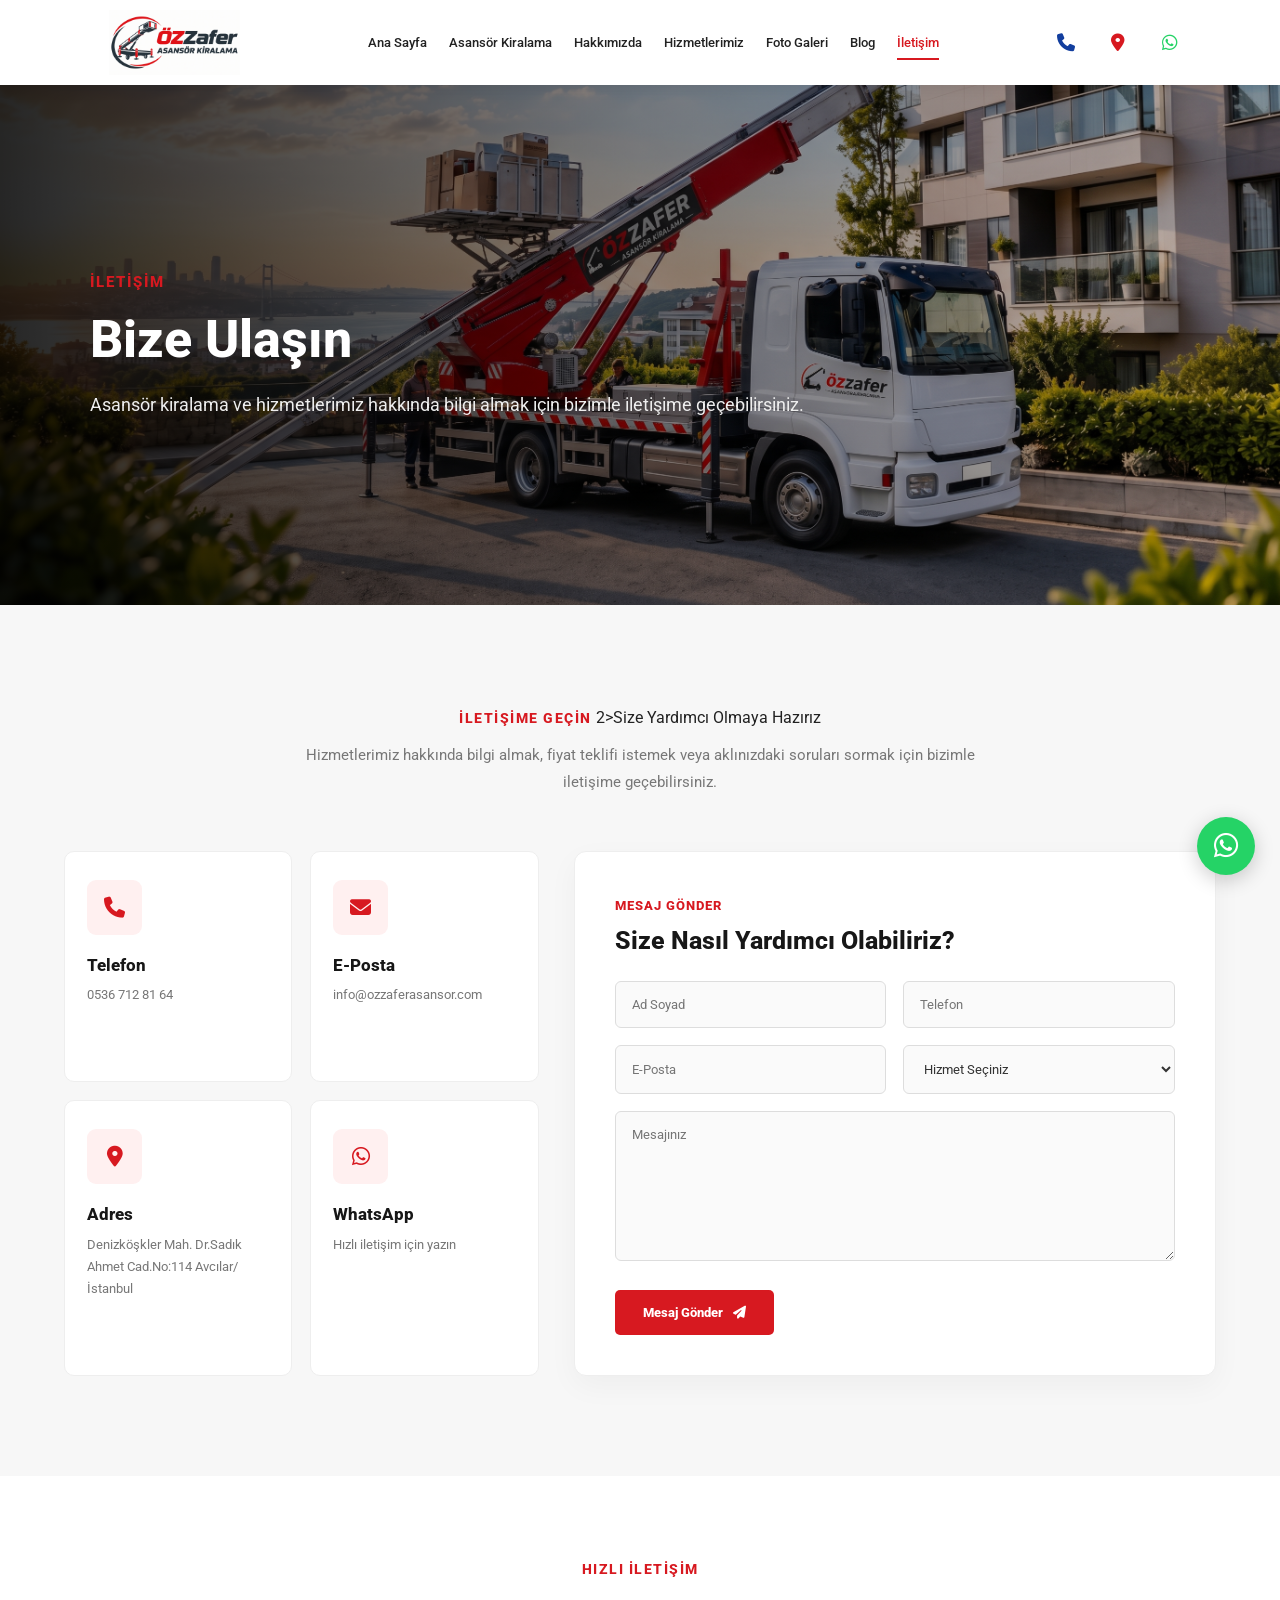
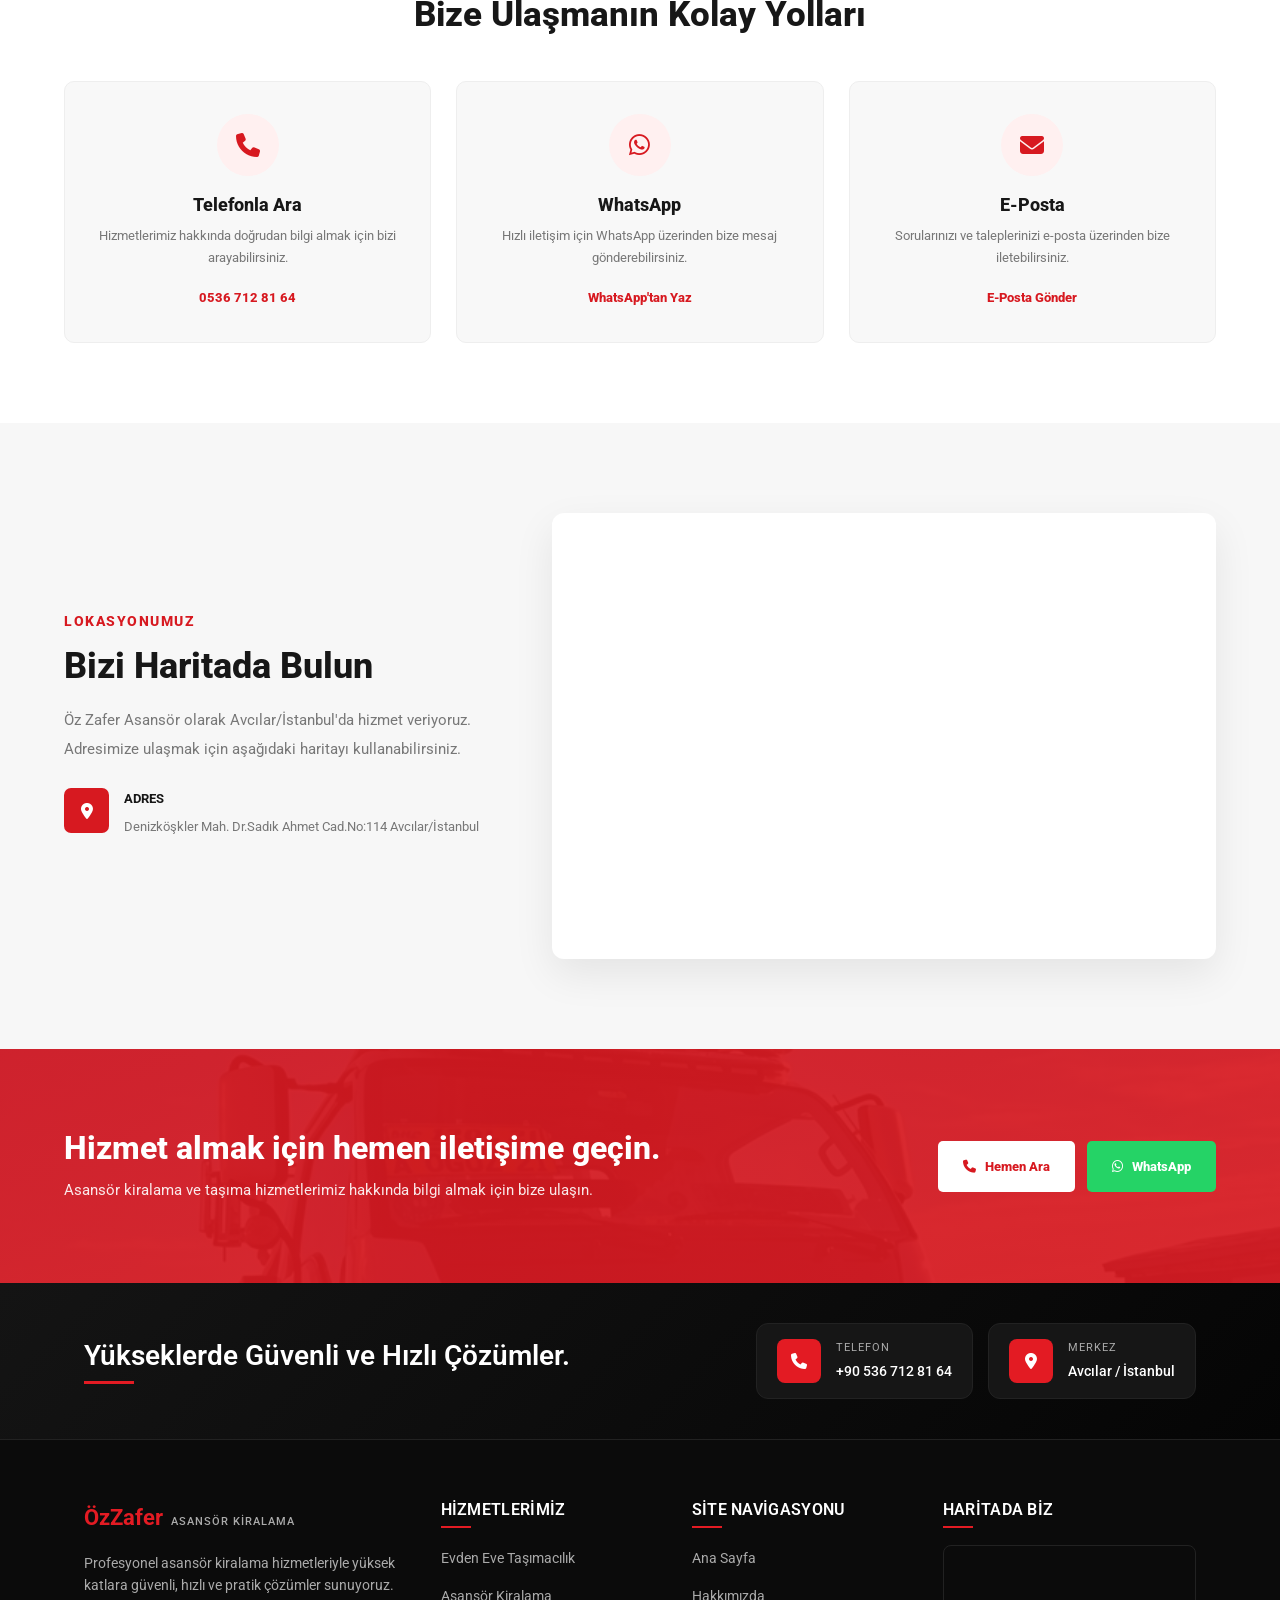
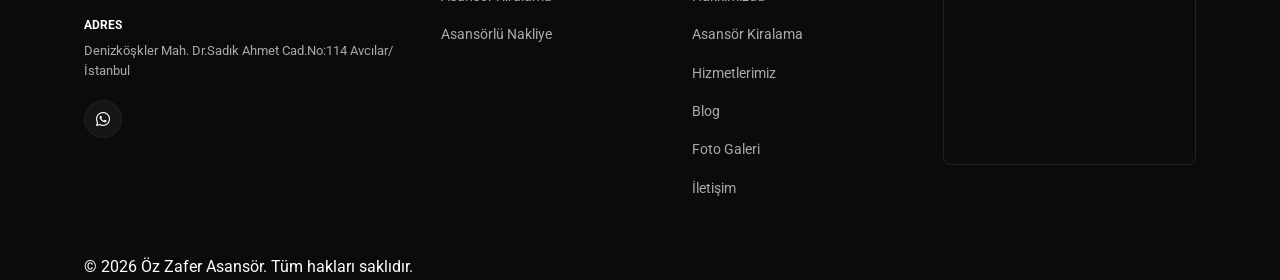
<file: sayfalar/iletisim.html>
<!DOCTYPE html>
<html lang="tr">

<head>
    <meta charset="UTF-8">
    <meta name="viewport" content="width=device-width, initial-scale=1.0">

    <link rel="stylesheet" href="../style.css">

    <link rel="preconnect" href="https://fonts.googleapis.com">
    <link rel="preconnect" href="https://fonts.gstatic.com" crossorigin>
    <link href="https://fonts.googleapis.com/css2?family=Roboto:wght@300;400;500;700&display=swap" rel="stylesheet">

    <link rel="stylesheet" href="https://cdnjs.cloudflare.com/ajax/libs/font-awesome/6.5.2/css/all.min.css">
    <title>İletişim | Öz Zafer Asansör Kiralama </title>

    <meta name="description"
        content="Öz Zafer Asansör ile iletişime geçin. Asansör kiralama ve taşıma hizmetleri için telefon, WhatsApp, e-posta ve adres bilgilerimize ulaşın.">

    <meta name="robots" content="index, follow">

    <link rel="canonical" href="https://www.ozzaferasansor.com/sayfalar/iletisim.html">
    <style>
        .contact-page {
            background: #f7f7f7;
        }

        .contact-hero {
            min-height: 520px !important;
            margin-top: 85px;
            position: relative;
            display: flex;
            align-items: center;
            background: none !important;
            color: #fff;
            overflow: hidden;
        }

        .contact-hero-bg {
            position: absolute;
            top: 0;
            left: 0;
            width: 100%;
            height: 100%;
            object-fit: cover !important;
            object-position: center bottom !important;
            z-index: 1;
        }

        .contact-hero-overlay {
            position: absolute;
            top: 0;
            left: 0;
            width: 100%;
            height: 100%;
            background: linear-gradient(90deg, rgba(0, 0, 0, .85), rgba(0, 0, 0, .45), rgba(0, 0, 0, .2));
            z-index: 2;
        }

        .contact-hero-content {
            position: relative;
            z-index: 3;
            width: 100%;
            max-width: 100%;
            margin: 0;
            padding: 0 7%;
        }

        .contact-hero-content span {
            display: inline-block;
            color: #d71920;
            font-size: 15px;
            font-weight: 800;
            letter-spacing: 2px;
            margin-bottom: 15px;
        }

        .contact-hero-content h1 {
            font-size: 52px;
            line-height: 1.15;
            margin: 0 0 20px;
            font-weight: 800;
        }

        .contact-hero-content p {
            font-size: 18px;
            line-height: 1.7;
            margin: 0;
            color: #eee;
        }

        .contact-main {
            padding: 100px 0;
        }

        .contact-heading {
            text-align: center;
            max-width: 720px;
            margin: 0 auto 55px;
        }

        .contact-heading span {
            display: inline-block;
            color: #d71920;
            font-size: 14px;
            font-weight: 800;
            letter-spacing: 1.5px;
            margin-bottom: 12px;
        }

        .contact-heading h2 {
            color: #171717;
            font-size: 38px;
            line-height: 1.2;
            margin: 0 0 15px;
            font-weight: 800;
        }

        .contact-heading p {
            color: #777;
            font-size: 15px;
            line-height: 1.8;
            margin: 0;
        }

        .contact-wrapper-new {
            display: grid;
            grid-template-columns: .85fr 1.15fr;
            gap: 35px;
            align-items: stretch;
        }

        .contact-info-new {
            display: grid;
            grid-template-columns: 1fr 1fr;
            gap: 18px;
        }

        .contact-box-new {
            background: #fff;
            border: 1px solid #eee;
            border-radius: 10px;
            padding: 28px 22px;
            transition: .3s;
        }

        .contact-box-new:hover {
            transform: translateY(-6px);
            box-shadow: 0 15px 35px rgba(0, 0, 0, .08);
            border-color: #ddd;
        }

        .contact-icon-new {
            width: 55px;
            height: 55px;
            display: flex;
            align-items: center;
            justify-content: center;
            background: #fff0f0;
            color: #d71920;
            border-radius: 9px;
            font-size: 21px;
            margin-bottom: 20px;
        }

        .contact-box-new h3 {
            color: #171717;
            font-size: 17px;
            margin: 0 0 9px;
            font-weight: 800;
        }

        .contact-box-new p {
            color: #777;
            font-size: 13px;
            line-height: 1.7;
            margin: 0;
            word-break: break-word;
        }

        .contact-box-new a {
            color: #777;
            text-decoration: none;
            transition: .3s;
        }

        .contact-box-new a:hover {
            color: #d71920;
        }

        .contact-form-new {
            background: #fff;
            border: 1px solid #eee;
            border-radius: 12px;
            padding: 40px;
            box-shadow: 0 10px 30px rgba(0, 0, 0, .04);
        }

        .contact-form-title {
            margin-bottom: 25px;
        }

        .contact-form-title span {
            color: #d71920;
            font-size: 13px;
            font-weight: 800;
            letter-spacing: 1px;
        }

        .contact-form-title h3 {
            color: #171717;
            font-size: 25px;
            margin: 8px 0 0;
            font-weight: 800;
        }

        .contact-form-grid {
            display: grid;
            grid-template-columns: 1fr 1fr;
            gap: 17px;
        }

        .contact-form-new input,
        .contact-form-new select,
        .contact-form-new textarea {
            width: 100%;
            box-sizing: border-box;
            border: 1px solid #ddd;
            background: #fafafa;
            border-radius: 6px;
            padding: 15px 16px;
            color: #333;
            font-family: "Roboto", sans-serif;
            font-size: 13px;
            outline: none;
            transition: .3s;
        }

        .contact-form-new input:focus,
        .contact-form-new select:focus,
        .contact-form-new textarea:focus {
            border-color: #d71920;
            background: #fff;
            box-shadow: 0 0 0 3px rgba(215, 25, 32, .08);
        }

        .contact-form-new textarea {
            min-height: 150px;
            resize: vertical;
            margin-top: 17px;
        }

        .contact-form-new .form-full {
            grid-column: 1 / -1;
        }

        .contact-submit {
            border: 0;
            cursor: pointer;
            display: inline-flex;
            align-items: center;
            justify-content: center;
            gap: 10px;
            margin-top: 20px;
            padding: 15px 28px;
            background: #d71920;
            color: #fff;
            border-radius: 5px;
            font-family: "Roboto", sans-serif;
            font-size: 13px;
            font-weight: 800;
            transition: .3s;
        }

        .contact-submit:hover {
            background: #b9141a;
            transform: translateY(-3px);
            box-shadow: 0 10px 25px rgba(215, 25, 32, .25);
        }

        .contact-quick {
            padding: 80px 0;
            background: #fff;
        }

        .contact-quick-heading {
            text-align: center;
            margin-bottom: 45px;
        }

        .contact-quick-heading span {
            color: #d71920;
            font-size: 14px;
            font-weight: 800;
            letter-spacing: 1.5px;
        }

        .contact-quick-heading h2 {
            color: #171717;
            font-size: 35px;
            margin: 12px 0 0;
            font-weight: 800;
        }

        .quick-grid {
            display: grid;
            grid-template-columns: repeat(3, 1fr);
            gap: 25px;
        }

        .quick-card {
            background: #f8f8f8;
            border: 1px solid #eee;
            border-radius: 10px;
            padding: 32px 25px;
            text-align: center;
            transition: .3s;
        }

        .quick-card:hover {
            transform: translateY(-7px);
            background: #fff;
            box-shadow: 0 15px 35px rgba(0, 0, 0, .08);
        }

        .quick-card-icon {
            width: 62px;
            height: 62px;
            margin: 0 auto 18px;
            border-radius: 50%;
            background: #fff0f0;
            color: #d71920;
            display: flex;
            align-items: center;
            justify-content: center;
            font-size: 24px;
        }

        .quick-card h3 {
            color: #171717;
            font-size: 18px;
            margin: 0 0 9px;
            font-weight: 800;
        }

        .quick-card p {
            color: #777;
            font-size: 13px;
            line-height: 1.7;
            margin: 0 0 15px;
        }

        .quick-card a {
            color: #d71920;
            text-decoration: none;
            font-size: 13px;
            font-weight: 800;
        }

        .contact-location {
            padding: 90px 0;
            background: #f7f7f7;
        }

        .location-grid {
            display: grid;
            grid-template-columns: .8fr 1.2fr;
            gap: 45px;
            align-items: stretch;
        }

        .location-content {
            display: flex;
            flex-direction: column;
            justify-content: center;
        }

        .location-content>span {
            color: #d71920;
            font-size: 14px;
            font-weight: 800;
            letter-spacing: 1.5px;
            margin-bottom: 12px;
        }

        .location-content h2 {
            color: #171717;
            font-size: 36px;
            line-height: 1.2;
            margin: 0 0 18px;
            font-weight: 800;
        }

        .location-content>p {
            color: #777;
            font-size: 15px;
            line-height: 1.9;
            margin: 0 0 25px;
        }

        .location-address {
            display: flex;
            gap: 15px;
            align-items: flex-start;
            margin-bottom: 25px;
        }

        .location-address-icon {
            width: 45px;
            height: 45px;
            flex-shrink: 0;
            background: #d71920;
            color: #fff;
            border-radius: 7px;
            display: flex;
            align-items: center;
            justify-content: center;
        }

        .location-address strong {
            display: block;
            color: #171717;
            font-size: 13px;
            margin-bottom: 6px;
        }

        .location-address p {
            color: #777;
            font-size: 13px;
            line-height: 1.7;
            margin: 0;
        }

        .location-map {
            background: #fff;
            padding: 8px;
            border-radius: 12px;
            box-shadow: 0 15px 40px rgba(0, 0, 0, .08);
        }

        .location-map iframe {
            width: 100%;
            height: 430px;
            display: block;
            border: 0;
            border-radius: 8px;
        }

        .contact-cta {
            padding: 80px 0;
            background:
                linear-gradient(rgba(215, 25, 32, .93), rgba(215, 25, 32, .93)),
                url("../images/hizmetlerimiz1.png") center/cover no-repeat;
        }

        .contact-cta-content {
            display: flex;
            justify-content: space-between;
            align-items: center;
            gap: 35px;
        }

        .contact-cta-content h2 {
            color: #fff;
            font-size: 32px;
            margin: 0 0 10px;
            font-weight: 800;
        }

        .contact-cta-content p {
            color: rgba(255, 255, 255, .9);
            margin: 0;
            font-size: 15px;
        }

        .contact-cta-buttons {
            display: flex;
            gap: 12px;
        }

        .contact-cta-button {
            display: inline-flex;
            align-items: center;
            justify-content: center;
            gap: 9px;
            padding: 15px 25px;
            background: #fff;
            color: #d71920;
            text-decoration: none;
            border-radius: 5px;
            font-size: 13px;
            font-weight: 800;
            white-space: nowrap;
            transition: .3s;
        }

        .contact-cta-button:hover {
            background: #181818;
            color: #fff;
            transform: translateY(-3px);
        }

        .contact-cta-button.whatsapp {
            background: #25D366;
            color: #fff;
        }

        .contact-cta-button.whatsapp:hover {
            background: #181818;
            color: #fff;
        }

        .contact-page .footer-info-box:not(.phone-btn) {
            cursor: default;
        }

        .contact-page .footer-info-box:not(.phone-btn):hover {
            border-color: #d71920;
            transform: translateY(-3px);
            background: #1f1213;
        }

        .contact-page .footer-socials a:nth-child(1):hover {
            color: #E4405F;
        }

        .contact-page .footer-socials a:nth-child(2):hover {
            color: #1877F2;
        }

        .contact-page .footer-socials a:nth-child(3):hover {
            color: #25D366;
        }

        @media (max-width: 1000px) {
            .contact-wrapper-new {
                grid-template-columns: 1fr;
            }

            .contact-info-new {
                grid-template-columns: repeat(2, 1fr);
            }

            .quick-grid {
                grid-template-columns: repeat(3, 1fr);
            }

            .location-grid {
                grid-template-columns: 1fr;
            }

            .location-content {
                text-align: center;
            }

            .location-address {
                justify-content: center;
                text-align: left;
            }

            .contact-cta-content {
                flex-direction: column;
                text-align: center;
            }
        }

        @media (max-width: 700px) {
            .contact-hero {
                min-height: 400px !important;
            }

            .contact-hero-content {
                padding: 50px 20px 0;
            }

            .contact-hero-content h1 {
                font-size: 35px;
            }

            .contact-hero-content p {
                font-size: 15px;
            }

            .contact-main {
                padding: 65px 0;
            }

            .contact-heading h2 {
                font-size: 29px;
            }

            .contact-info-new {
                grid-template-columns: 1fr;
            }

            .contact-form-new {
                padding: 28px 22px;
            }

            .contact-form-grid {
                grid-template-columns: 1fr;
            }

            .contact-form-new .form-full {
                grid-column: auto;
            }

            .contact-quick {
                padding: 65px 0;
            }

            .contact-quick-heading h2 {
                font-size: 29px;
            }

            .quick-grid {
                grid-template-columns: 1fr;
            }

            .contact-location {
                padding: 65px 0;
            }

            .location-content h2 {
                font-size: 29px;
            }

            .location-map iframe {
                height: 350px;
            }

            .contact-cta {
                padding: 60px 0;
            }

            .contact-cta-content h2 {
                font-size: 26px;
            }

            .contact-cta-buttons {
                flex-direction: column;
                width: 100%;
            }

            .contact-cta-button {
                width: 100%;
            }
        }

        @media (max-width: 500px) {
            .contact-hero-content h1 {
                font-size: 29px;
            }

            .location-map iframe {
                height: 300px;
            }
        }
    </style>
</head>

<body class="contact-page">

    <header class="header">

        <div class="container header-container">

            <a href="../index.html" class="logo">
                <img src="../images/logo.jfif" alt="Öz Zafer Asansör Logo">
            </a>

            <nav class="navbar">
                <a href="../index.html">Ana Sayfa</a>
                <a href="../sayfalar/asansorkirala.html">Asansör Kiralama</a>
                <a href="../sayfalar/hakkimizda.html">Hakkımızda</a>
                <a href="../sayfalar/hizmetler.html">Hizmetlerimiz</a>
                <a href="../sayfalar/fotogaleri.html">Foto Galeri</a>
                <a href="../blog.html">Blog</a>
                <a href="../sayfalar/iletisim.html" class="active">İletişim</a>
            </nav>

            <div class="social-icons">
                <!-- Telefon -->
                <a href="tel:+905367128164" class="header-icon phone-icon" aria-label="Telefon Et">
                    <i class="fa-solid fa-phone"></i>
                </a>

                <!-- Konum / Harita -->
                <a href="https://www.google.com/maps?q=Denizköşkler%20Mahallesi%20Dr.%20Sadık%20Ahmet%20Caddesi%20No%3A114%20Avcılar%20İstanbul"
                    target="_blank" class="header-icon map-icon" aria-label="Konum">
                    <i class="fa-solid fa-location-dot"></i>
                </a>

                <!-- WhatsApp -->
                <a href="https://wa.me/905367128164" target="_blank" class="header-icon whatsapp-icon"
                    aria-label="WhatsApp">
                    <i class="fa-brands fa-whatsapp"></i>
                </a>
                </a>

            </div>

            <button class="menu-btn" id="menuBtn" aria-label="Menüyü aç">
                <i class="fa-solid fa-bars"></i>
            </button>

        </div>

    </header>

    <section class="contact-hero">
        <img src="../images/slider2.jfif" alt="İletişim Öz Zafer Asansör" class="contact-hero-bg">
        <div class="contact-hero-overlay"></div>

        <div class="container contact-hero-content">

            <span>İLETİŞİM</span>

            <h1>Bize Ulaşın</h1>

            <p>
                Asansör kiralama ve hizmetlerimiz hakkında bilgi almak
                için bizimle iletişime geçebilirsiniz.
            </p>

        </div>

    </section>

    <main>

        <section class="contact-main">

            <div class="container">

                <div class="contact-heading">

                    <span>İLETİŞİME GEÇİN</span>

                    2>Size Yardımcı Olmaya Hazırız</h2>

                    <p>
                        Hizmetlerimiz hakkında bilgi almak, fiyat teklifi
                        istemek veya aklınızdaki soruları sormak için
                        bizimle iletişime geçebilirsiniz.
                    </p>

                </div>

                <div class="contact-wrapper-new">

                    <div class="contact-info-new">

                        <div class="contact-box-new">

                            <div class="contact-icon-new">
                                <i class="fa-solid fa-phone"></i>
                            </div>

                            <h3>Telefon</h3>

                            <p>
                                <a href="tel:+905367128164">
                                    0536 712 81 64
                                </a>
                            </p>

                        </div>

                        <div class="contact-box-new">

                            <div class="contact-icon-new">
                                <i class="fa-solid fa-envelope"></i>
                            </div>

                            <h3>E-Posta</h3>

                            <p>
                                <a href="mailto:info@ozzaferasansor.com">
                                    info@ozzaferasansor.com
                                </a>
                            </p>

                        </div>

                        <div class="contact-box-new">

                            <div class="contact-icon-new">
                                <i class="fa-solid fa-location-dot"></i>
                            </div>

                            <h3>Adres</h3>

                            <p>
                                Denizköşkler Mah. Dr.Sadık Ahmet
                                Cad.No:114 Avcılar/İstanbul
                            </p>

                        </div>

                        <div class="contact-box-new">

                            <div class="contact-icon-new">
                                <i class="fa-brands fa-whatsapp"></i>
                            </div>

                            <h3>WhatsApp</h3>

                            <p>
                                <a href="https://wa.me/905367128164" target="_blank">
                                    Hızlı iletişim için yazın
                                </a>
                            </p>

                        </div>

                    </div>

                    <form class="contact-form-new" id="contactForm">

                        <div class="contact-form-title">

                            <span>MESAJ GÖNDER</span>

                            <h3>Size Nasıl Yardımcı Olabiliriz?</h3>

                        </div>

                        <div class="contact-form-grid">

                            <input type="text" name="name" placeholder="Ad Soyad" required>

                            <input type="tel" name="phone" placeholder="Telefon" required>

                            <input type="email" name="email" placeholder="E-Posta">

                            <select name="service" required>

                                <option value="">
                                    Hizmet Seçiniz
                                </option>

                                <option>
                                    Asansör Kiralama
                                </option>

                                <option>
                                    Evden Eve Taşımacılık
                                </option>

                                <option>
                                    Asansörlü Nakliye
                                </option>

                            </select>

                        </div>

                        <textarea name="message" placeholder="Mesajınız" required></textarea>

                        <button type="submit" class="contact-submit">
                            Mesaj Gönder
                            <i class="fa-solid fa-paper-plane"></i>
                        </button>

                    </form>

                </div>

            </div>

        </section>

        <section class="contact-quick">

            <div class="container">

                <div class="contact-quick-heading">

                    <span>HIZLI İLETİŞİM</span>

                    <h2>Bize Ulaşmanın Kolay Yolları</h2>

                </div>

                <div class="quick-grid">

                    <div class="quick-card">

                        <div class="quick-card-icon">
                            <i class="fa-solid fa-phone"></i>
                        </div>

                        <h3>Telefonla Ara</h3>

                        <p>
                            Hizmetlerimiz hakkında doğrudan bilgi almak
                            için bizi arayabilirsiniz.
                        </p>

                        <a href="tel:+905367128164">
                            0536 712 81 64
                        </a>

                    </div>

                    <div class="quick-card">

                        <div class="quick-card-icon">
                            <i class="fa-brands fa-whatsapp"></i>
                        </div>

                        <h3>WhatsApp</h3>

                        <p>
                            Hızlı iletişim için WhatsApp üzerinden
                            bize mesaj gönderebilirsiniz.
                        </p>

                        <a href="https://wa.me/905367128164" target="_blank">
                            WhatsApp'tan Yaz
                        </a>

                    </div>

                    <div class="quick-card">

                        <div class="quick-card-icon">
                            <i class="fa-solid fa-envelope"></i>
                        </div>

                        <h3>E-Posta</h3>

                        <p>
                            Sorularınızı ve taleplerinizi e-posta
                            üzerinden bize iletebilirsiniz.
                        </p>

                        <a href="mailto:info@ozzaferasansor.com">
                            E-Posta Gönder
                        </a>

                    </div>

                </div>

            </div>

        </section>

        <section class="contact-location">

            <div class="container">

                <div class="location-grid">

                    <div class="location-content">

                        <span>LOKASYONUMUZ</span>

                        <h2>Bizi Haritada Bulun</h2>

                        <p>
                            Öz Zafer Asansör olarak Avcılar/İstanbul'da
                            hizmet veriyoruz. Adresimize ulaşmak için
                            aşağıdaki haritayı kullanabilirsiniz.
                        </p>

                        <div class="location-address">

                            <div class="location-address-icon">
                                <i class="fa-solid fa-location-dot"></i>
                            </div>

                            <div>
                                <strong>ADRES</strong>

                                <p>
                                    Denizköşkler Mah. Dr.Sadık Ahmet
                                    Cad.No:114 Avcılar/İstanbul
                                </p>
                            </div>

                        </div>

                    </div>

                    <div class="location-map">

                        <iframe
                            src="https://www.google.com/maps?q=Denizköşkler%20Mahallesi%20Dr.%20Sadık%20Ahmet%20Caddesi%20No%3A114%20Avcılar%20İstanbul&output=embed"
                            allowfullscreen="" loading="lazy" referrerpolicy="no-referrer-when-downgrade">
                        </iframe>

                    </div>

                </div>

            </div>

        </section>

        <section class="contact-cta">

            <div class="container contact-cta-content">

                <div>

                    <h2>Hizmet almak için hemen iletişime geçin.</h2>

                    <p>
                        Asansör kiralama ve taşıma hizmetlerimiz hakkında
                        bilgi almak için bize ulaşın.
                    </p>

                </div>

                <div class="contact-cta-buttons">

                    <a href="tel:+905367128164" class="contact-cta-button">

                        <i class="fa-solid fa-phone"></i>
                        Hemen Ara

                    </a>

                    <a href="https://wa.me/905367128164" target="_blank" class="contact-cta-button whatsapp">

                        <i class="fa-brands fa-whatsapp"></i>
                        WhatsApp

                    </a>

                </div>

            </div>

        </section>

    </main>

    <footer class="zafer-footer">

        <div class="footer-top-banner">

            <div class="container">

                <div class="footer-banner-left">
                    <h2>Yükseklerde Güvenli ve Hızlı Çözümler.</h2>
                </div>

                <div class="footer-banner-right">

                    <a href="tel:+905367128164" class="footer-info-box phone-btn">

                        <div class="icon-box">
                            <i class="fa-solid fa-phone"></i>
                        </div>

                        <div>
                            <span>TELEFON</span>
                            <p>+90 536 712 81 64</p>
                        </div>

                    </a>

                    <div class="footer-info-box">

                        <div class="icon-box">
                            <i class="fa-solid fa-location-dot"></i>
                        </div>

                        <div>
                            <span>MERKEZ</span>
                            <p>Avcılar / İstanbul</p>
                        </div>

                    </div>

                </div>

            </div>

        </div>

        <div class="footer-main-content">

            <div class="container footer-grid">

                <div class="footer-col brand-col">

                    <div class="footer-logo">
                        <span class="logo-text">ÖzZafer</span>
                        <small>ASANSÖR KİRALAMA</small>
                    </div>

                    <p class="footer-about">
                        Profesyonel asansör kiralama hizmetleriyle yüksek
                        katlara güvenli, hızlı ve pratik çözümler sunuyoruz.
                    </p>

                    <div class="footer-address">

                        <strong>ADRES</strong>

                        <p>
                            Denizköşkler Mah. Dr.Sadık Ahmet
                            Cad.No:114 Avcılar/İstanbul
                        </p>

                    </div>

                    <div class="footer-socials">

                        <a href="https://wa.me/905367128164" target="_blank" aria-label="WhatsApp">

                            <i class="fa-brands fa-whatsapp"></i>

                        </a>

                    </div>

                </div>

                <div class="footer-col">

                    <h4>HİZMETLERİMİZ</h4>

                    <ul>

                        <li>
                            <a href="../sayfalar/hizmetler.html">
                                Evden Eve Taşımacılık
                            </a>
                        </li>

                        <li>
                            <a href="../sayfalar/asansorkirala.html">
                                Asansör Kiralama
                            </a>
                        </li>

                        <li>
                            <a href="../sayfalar/hizmetler.html">
                                Asansörlü Nakliye
                            </a>
                        </li>

                    </ul>

                </div>

                <div class="footer-col">

                    <h4>SİTE NAVİGASYONU</h4>

                    <ul>

                        <li>
                            <a href="../index.html">
                                Ana Sayfa
                            </a>
                        </li>

                        <li>
                            <a href="../sayfalar/hakkimizda.html">
                                Hakkımızda
                            </a>
                        </li>

                        <li>
                            <a href="../sayfalar/asansorkirala.html">
                                Asansör Kiralama
                            </a>
                        </li>

                        <li>
                            <a href="../sayfalar/hizmetler.html">
                                Hizmetlerimiz
                            </a>
                        </li>

                        <li>
                            <a href="../blog.html">
                                Blog
                            </a>
                        </li>

                        <li>
                            <a href="../sayfalar/fotogaleri.html">
                                Foto Galeri
                            </a>
                        </li>

                        <li>
                            <a href="../sayfalar/iletisim.html">
                                İletişim
                            </a>
                        </li>

                    </ul>

                </div>

                <div class="footer-col footer-map">

                    <h4>HARİTADA BİZ</h4>

                    <div class="map-container">

                        <iframe
                            src="https://www.google.com/maps?q=Denizköşkler%20Mahallesi%20Dr.%20Sadık%20Ahmet%20Caddesi%20No%3A114%20Avcılar%20İstanbul&output=embed"
                            width="100%" height="220" style="border:0;" allowfullscreen="" loading="lazy"
                            referrerpolicy="no-referrer-when-downgrade">
                        </iframe>

                    </div>

                </div>

            </div>

        </div>

        <div class="footer-bottom-bar">

            <div class="container bottom-flex">

                <p>
                    &copy; 2026 Öz Zafer Asansör. Tüm hakları saklıdır.
                </p>

            </div>

        </div>

    </footer>

    <a href="https://wa.me/905367128164" class="whatsapp-button" aria-label="WhatsApp" target="_blank">

        <i class="fa-brands fa-whatsapp"></i>

    </a>

    <script src="../script.js"></script>

    <script>
        const contactCards = document.querySelectorAll(".contact-box-new");
        const quickCards = document.querySelectorAll(".quick-card");

        contactCards.forEach(function (card) {
            card.addEventListener("mouseenter", function () {
                card.style.transform = "translateY(-6px)";
            });

            card.addEventListener("mouseleave", function () {
                card.style.transform = "translateY(0)";
            });
        });

        quickCards.forEach(function (card) {
            card.addEventListener("mouseenter", function () {
                card.style.transform = "translateY(-7px)";
            });

            card.addEventListener("mouseleave", function () {
                card.style.transform = "translateY(0)";
            });
        });

        const contactForm = document.getElementById("contactForm");

        if (contactForm) {
            contactForm.addEventListener("submit", function (event) {
                event.preventDefault();

                const button = contactForm.querySelector("button");

                button.innerHTML = '<i class="fa-solid fa-check"></i> Mesaj Alındı';
                button.style.background = "#198754";

                setTimeout(function () {
                    contactForm.reset();
                    button.innerHTML = 'Mesaj Gönder <i class="fa-solid fa-paper-plane"></i>';
                    button.style.background = "";
                }, 2500);
            });
        }
    </script>

</body>

</html>
</file>
<file: style.css>
/* =========================================================
   ÖZ ZAFER ASANSÖR KİRALAMA
   Ana tasarım + responsive düzen + blog detay sayfaları
========================================================= */

/* =========================
   GENEL AYARLAR
========================= */

* {
    margin: 0;
    padding: 0;
    box-sizing: border-box;
}

html {
    scroll-behavior: smooth;
}

:root {
    --oz-red: #d71920;
    --oz-red-dark: #b51218;
    --oz-black: #0b0b0b;
    --oz-text: #222;
    --oz-muted: #6b7280;
    --oz-light: #f5f6f8;
    --oz-radius: 10px;
    --oz-shadow: 0 12px 35px rgba(0, 0, 0, 0.08);
    --oz-transition: 0.3s ease;
}

body {
    font-family: "Roboto", sans-serif;
    color: var(--oz-text);
    background: #fff;
    line-height: 1.65;
    -webkit-font-smoothing: antialiased;
}

a {
    text-decoration: none;
    color: inherit;
}

img {
    width: 100%;
    display: block;
}

button,
input,
textarea,
select {
    font-family: inherit;
}

h1,
h2,
h3,
h4,
h5,
h6 {
    font-family: "Roboto", sans-serif;
    line-height: 1.2;
}

p {
    line-height: 1.7;
}

.container {
    width: 90%;
    max-width: 1200px;
    margin: auto;
}

.section {
    padding: 90px 0;
}

/* =========================
   HEADER VE NAVİGASYON
========================= */

.header {
    position: fixed;
    width: 100%;
    top: 0;
    left: 0;
    z-index: 1000;
    background: rgba(255, 255, 255, 0.97);
    backdrop-filter: blur(14px);
    -webkit-backdrop-filter: blur(14px);
    box-shadow: 0 2px 15px rgba(0, 0, 0, 0.08);
}

.header-container {
    min-height: 85px;
    display: flex;
    align-items: center;
    justify-content: space-between;
    gap: 30px;
    width: 100%;
    max-width: 100%;
    padding: 0 7%;
}

.logo {
    width: 170px;
    flex-shrink: 0;
}

.logo img {
    max-height: 65px;
    object-fit: contain;
    transition: transform 0.25s ease;
}

.logo:hover img {
    transform: scale(1.03);
}

.navbar {
    display: flex;
    align-items: center;
    gap: 22px;
}

.navbar a {
    font-size: 13px;
    font-weight: 500;
    position: relative;
    transition: color 0.25s ease, transform 0.25s ease;
}

.navbar a::after {
    content: "";
    position: absolute;
    left: 0;
    bottom: -7px;
    width: 0;
    height: 2px;
    background: var(--oz-red);
    transition: width 0.3s ease;
}

.navbar a:hover,
.navbar a.active {
    color: var(--oz-red);
}

.navbar a:hover {
    transform: translateY(-1px);
}

.navbar a:hover::after,
.navbar a.active::after {
    width: 100%;
}

.social-icons {
    display: flex;
    gap: 10px;
}

.social-icons a {
    width: 35px;
    height: 35px;
    display: flex;
    align-items: center;
    justify-content: center;
    border-radius: 50%;
    color: #fff;
    transition: transform 0.3s ease;
}

.social-icons a:hover {
    transform: translateY(-3px);
}

.menu-btn {
    display: none;
    border: none;
    background: none;
    font-size: 25px;
    cursor: pointer;
    color: #111;
}

/* =========================
   ANA SAYFA - HERO / SLIDER
========================= */

.hero {
    height: 720px;
    position: relative;
    overflow: hidden;
    margin-top: 85px;
}

.slider {
    width: 100%;
    height: 100%;
    position: relative;
}

.slide {
    position: absolute;
    inset: 0;
    opacity: 0;
    visibility: hidden;
    transition: opacity 0.7s ease;
}

.slide.active {
    opacity: 1;
    visibility: visible;
}

.slide img {
    width: 100%;
    height: 100%;
    object-fit: cover;
}

.slide-overlay {
    position: absolute;
    inset: 0;
    background: linear-gradient(90deg,
            rgba(0, 0, 0, 0.78) 0%,
            rgba(0, 0, 0, 0.48) 45%,
            rgba(0, 0, 0, 0.18) 100%);
}

.hero-content {
    position: absolute;
    top: 50%;
    left: 7%;
    transform: translateY(-50%);
    color: #fff;
    max-width: 720px;
}

.hero-content span {
    display: inline-block;
    color: var(--oz-red);
    font-size: 14px;
    font-weight: 600;
    letter-spacing: 2px;
    margin-bottom: 12px;
}

.hero-content h1 {
    font-size: clamp(38px, 5vw, 62px);
    line-height: 1.08;
    font-weight: 600;
    margin: 15px 0 20px;
}

.hero-content h1 strong {
    color: var(--oz-red);
}

.hero-content p {
    max-width: 620px;
    font-size: 16px;
    margin-bottom: 30px;
}

.btn {
    display: inline-block;
    padding: 14px 30px;
    background: var(--oz-red);
    color: #fff;
    font-size: 14px;
    font-weight: 600;
    border-radius: 6px;
    border: none;
    cursor: pointer;
    box-shadow: 0 8px 24px rgba(0, 0, 0, 0.12);
    transition: transform 0.25s ease, box-shadow 0.25s ease,
        background 0.25s ease;
}

.btn:hover {
    background: #111;
    transform: translateY(-3px);
    box-shadow: 0 12px 28px rgba(0, 0, 0, 0.18);
}

.slider-btn {
    position: absolute;
    top: 50%;
    transform: translateY(-50%);
    width: 50px;
    height: 50px;
    border: none;
    border-radius: 50%;
    background: rgba(255, 255, 255, 0.2);
    color: #fff;
    cursor: pointer;
    z-index: 10;
    transition: background 0.3s ease;
}

.slider-btn:hover {
    background: var(--oz-red);
}

.prev {
    left: 25px;
}

.next {
    right: 25px;
}

.slider-dots {
    position: absolute;
    bottom: 30px;
    left: 50%;
    transform: translateX(-50%);
    display: flex;
    gap: 10px;
    z-index: 10;
}

.dot {
    width: 11px;
    height: 11px;
    border-radius: 50%;
    background: #fff;
    opacity: 0.5;
    cursor: pointer;
}

.dot.active {
    opacity: 1;
    background: var(--oz-red);
}

/* =========================
   İSTATİSTİKLER
========================= */

.stats-section {
    background: #111;
    padding: 30px 0;
}

.stats-grid {
    display: grid;
    grid-template-columns: repeat(4, 1fr);
    gap: 20px;
}

.stat-card {
    display: flex;
    align-items: center;
    gap: 15px;
    padding: 15px;
    color: #fff;
    border-right: 1px solid #333;
}

.stat-card:last-child {
    border-right: none;
}

.stat-icon {
    width: 50px;
    height: 50px;
    min-width: 50px;
    display: flex;
    align-items: center;
    justify-content: center;
    background: var(--oz-red);
    border-radius: 50%;
    font-size: 20px;
}

.stat-card strong {
    display: block;
    font-size: 16px;
    font-weight: 600;
}

.stat-card span {
    display: block;
    color: #aaa;
    font-size: 12px;
}

/* =========================
   HAKKIMIZDA / INTRO
========================= */

.intro-section {
    background: #fff;
}

.intro-grid {
    display: grid;
    grid-template-columns: 1fr 1fr;
    gap: 80px;
    align-items: center;
}

.intro-image {
    position: relative;
    min-height: 500px;
    border: 2px solid var(--oz-red);
    outline: 2px solid #111;
    padding: 3px;
}

.intro-image video {
    width: 100%;
    height: 100%;
    min-height: 490px;
    object-fit: cover;
    border-radius: 8px;
    box-shadow: var(--oz-shadow);
}

.image-badge {
    position: absolute;
    right: -25px;
    bottom: 30px;
    background: #111;
    color: #fff;
    padding: 18px 22px;
    display: flex;
    align-items: center;
    gap: 15px;
    box-shadow: 0 10px 30px rgba(0, 0, 0, 0.2);
}

.image-badge i {
    color: var(--oz-red);
    font-size: 28px;
}

.image-badge strong {
    display: block;
    font-size: 14px;
}

.image-badge span {
    display: block;
    color: #aaa;
    font-size: 11px;
}

.small-title {
    color: var(--oz-red);
    font-size: 13px;
    font-weight: 600;
    letter-spacing: 2px;
}

.intro-content h2 {
    font-size: 40px;
    line-height: 1.2;
    font-weight: 600;
    margin: 15px 0 25px;
}

.intro-content h2 strong {
    color: var(--oz-red);
    display: block;
}

.intro-content p {
    color: #666;
    margin-bottom: 15px;
}

.intro-features {
    display: grid;
    grid-template-columns: 1fr 1fr;
    gap: 12px;
    margin: 25px 0;
}

.intro-features div {
    display: flex;
    align-items: center;
    gap: 10px;
    font-size: 13px;
    font-weight: 500;
}

.intro-features i {
    color: var(--oz-red);
}

/* =========================
   BÖLÜM BAŞLIKLARI
========================= */

.section-title {
    margin-bottom: 45px;
}

.section-title span {
    color: var(--oz-red);
    font-size: 13px;
    font-weight: 600;
    letter-spacing: 2px;
}

.section-title h2 {
    font-size: clamp(30px, 4vw, 42px);
    line-height: 1.2;
    font-weight: 600;
    margin-top: 10px;
}

.section-title h2 strong {
    color: var(--oz-red);
}

.section-title.center {
    text-align: center;
}

.section-title.center p {
    max-width: 650px;
    margin: 20px auto 0;
    color: #777;
}

.section-title p {
    font-size: 15px;
    color: #666;
}

.title-line {
    width: 55px;
    height: 3px;
    background: var(--oz-red);
    margin-top: 18px;
}

.center .title-line {
    margin-left: auto;
    margin-right: auto;
}

/* =========================
   NEDEN BİZ
========================= */

.why-section {
    background: #f5f6f8;
}

.why-grid {
    display: grid;
    grid-template-columns: repeat(4, 1fr);
    gap: 20px;
}

.why-card {
    background: #fff;
    padding: 35px 25px;
    position: relative;
    overflow: hidden;
    transition: transform 0.3s ease, box-shadow 0.3s ease,
        border-color 0.3s ease;
    border-bottom: 3px solid transparent;
    border-radius: 10px;
}

.why-card:hover {
    transform: translateY(-7px);
    border-bottom-color: var(--oz-red);
    box-shadow: 0 18px 40px rgba(0, 0, 0, 0.1);
}

.why-number {
    position: absolute;
    top: 15px;
    right: 20px;
    font-size: 45px;
    font-weight: 700;
    color: #f1f1f1;
}

.why-icon {
    width: 65px;
    height: 65px;
    display: flex;
    align-items: center;
    justify-content: center;
    border-radius: 50%;
    background: #fff0e4;
    color: var(--oz-red);
    font-size: 25px;
    margin-bottom: 20px;
}

.why-card h3 {
    font-size: 19px;
    font-weight: 600;
    margin-bottom: 10px;
}

.why-card p {
    color: #777;
    font-size: 13px;
}

/* =========================
   ÇALIŞMA SÜRECİ
========================= */

.process-section {
    background: #fff;
}

.process-grid {
    display: grid;
    grid-template-columns: repeat(4, 1fr);
    gap: 25px;
}

.process-card {
    text-align: center;
    position: relative;
    padding: 20px;
    border-radius: 10px;
    transition: transform 0.3s ease, box-shadow 0.3s ease;
}

.process-card:hover {
    transform: translateY(-5px);
    box-shadow: var(--oz-shadow);
}

.process-card::after {
    content: "";
    position: absolute;
    top: 48px;
    right: -30px;
    width: 60px;
    height: 1px;
    background: #ddd;
}

.process-card:last-child::after {
    display: none;
}

.process-icon {
    width: 80px;
    height: 80px;
    margin: auto;
    display: flex;
    align-items: center;
    justify-content: center;
    background: #111;
    color: #fff;
    border-radius: 50%;
    font-size: 25px;
    transition: 0.3s ease;
}

.process-card:hover .process-icon {
    background: var(--oz-red);
    transform: translateY(-5px);
}

.process-card>span {
    display: block;
    margin-top: 15px;
    color: var(--oz-red);
    font-size: 12px;
    font-weight: 700;
}

.process-card h3 {
    font-size: 18px;
    font-weight: 600;
    margin: 8px 0;
}

.process-card p {
    color: #777;
    font-size: 13px;
}

/* =========================
   HİZMET ALANLARI
========================= */

.areas-section {
    background: #f5f6f8;
}

.areas-grid {
    display: grid;
    grid-template-columns: 1.4fr 1fr 1fr;
    gap: 20px;
}

.area-card {
    height: 400px;
    position: relative;
    overflow: hidden;
    border-radius: 12px;
    transition: transform 0.3s ease, box-shadow 0.3s ease;
}

.area-card img {
    width: 100%;
    height: 100%;
    object-fit: cover;
    transition: transform 0.5s ease;
}

.area-card:hover img {
    transform: scale(1.08);
}

.area-card:hover {
    box-shadow: var(--oz-shadow);
}

.area-card::after {
    content: "";
    position: absolute;
    inset: 0;
    background: linear-gradient(transparent 25%, rgba(0, 0, 0, 0.9));
}

.area-overlay {
    position: absolute;
    left: 25px;
    right: 25px;
    bottom: 25px;
    z-index: 2;
    color: #fff;
}

.area-overlay span {
    color: var(--oz-red);
    font-weight: 700;
    font-size: 13px;
}

.area-overlay h3 {
    font-size: 25px;
    line-height: 1.2;
    margin: 5px 0 10px;
}

.area-overlay p {
    color: #ddd;
    font-size: 12px;
}

/* =========================
   KALİTE BÖLÜMÜ
========================= */

.quality-section {
    background: #fff;
}

.quality-grid {
    display: grid;
    grid-template-columns: 1.5fr 0.8fr;
    gap: 80px;
    align-items: center;
}

.quality-content h2 {
    font-size: 40px;
    line-height: 1.2;
    font-weight: 600;
    margin: 12px 0 20px;
}

.quality-content h2 strong {
    color: var(--oz-red);
}

.quality-content p {
    color: #666;
    margin-bottom: 15px;
    max-width: 700px;
}

.quality-list {
    display: grid;
    grid-template-columns: 1fr 1fr;
    gap: 15px;
    margin-top: 25px;
}

.quality-list div {
    display: flex;
    align-items: center;
    gap: 10px;
    font-size: 13px;
    font-weight: 500;
}

.quality-list i {
    width: 25px;
    height: 25px;
    display: flex;
    align-items: center;
    justify-content: center;
    background: var(--oz-red);
    color: #fff;
    border-radius: 50%;
    font-size: 11px;
    flex-shrink: 0;
}

.quality-box {
    background: #111;
    color: #fff;
    padding: 50px 35px;
    text-align: center;
    position: relative;
    border-radius: 10px;
}

.quality-box::before {
    content: "";
    position: absolute;
    inset: 8px;
    border: 1px solid #333;
    pointer-events: none;
}

.quality-box-icon {
    width: 80px;
    height: 80px;
    margin: 0 auto 20px;
    display: flex;
    align-items: center;
    justify-content: center;
    border-radius: 50%;
    background: var(--oz-red);
    font-size: 30px;
}

.quality-box h3 {
    font-size: 25px;
    font-weight: 600;
    margin-bottom: 12px;
}

.quality-box p {
    color: #aaa;
    font-size: 13px;
    margin-bottom: 25px;
}

.quality-box a {
    color: #fff;
    font-size: 13px;
    font-weight: 600;
}

.quality-box a i {
    color: var(--oz-red);
    margin-left: 5px;
}

/* =========================
   ÇAĞRI / CTA
========================= */

.cta-section {
    background: var(--oz-red);
    color: #fff;
    padding: 65px 0;
    position: relative;
    overflow: hidden;
}

.cta-content {
    display: flex;
    align-items: center;
    justify-content: space-between;
    gap: 40px;
}

.cta-content>div {
    max-width: 700px;
}

.cta-content span {
    font-size: 12px;
    font-weight: 700;
    letter-spacing: 2px;
}

.cta-content h2 {
    font-size: clamp(30px, 4vw, 44px);
    line-height: 1.2;
    font-weight: 600;
    margin: 8px 0 12px;
}

.cta-content h2 strong {
    color: #111;
}

.cta-content p {
    color: #f5dada;
    font-size: 14px;
}

.cta-btn {
    display: flex;
    align-items: center;
    gap: 20px;
    background: #111;
    color: #fff;
    padding: 18px 25px;
    min-width: 200px;
    justify-content: center;
    font-weight: 600;
    font-size: 13px;
    transition: 0.3s ease;
}

.cta-btn:hover {
    background: #fff;
    color: #111;
    transform: translateY(-3px);
}

/* =========================
   DİĞER SAYFALARIN HERO ALANLARI
========================= */

.rental-hero {
    min-height: 480px !important;
    background-position: center bottom !important;
    /* Odağı aşağı kaydırır */
    background-size: cover !important;
}

.rental-hero-bg {
    position: absolute;
    top: 0;
    left: 0;
    width: 100%;
    height: 100%;
    object-fit: cover;
    /* Resmi ezmeden, alanı kaplayacak şekilde sığdırır */
    object-position: center;
    z-index: 1;
    object-position: center bottom !important;
    /* Odağı resmin alt tarafına (araçlara) kaydırır */
}


.rental-hero-overlay {
    position: absolute;
    top: 0;
    left: 0;
    width: 100%;
    height: 100%;
    background: linear-gradient(90deg, rgba(0, 0, 0, 0.75), rgba(0, 0, 0, 0.4));
    /* Sol tarafı daha koyu karartma */
    z-index: 2;
}

.rental-hero-content {
    position: relative;
    z-index: 3;
    /* Yazıların resmin üstünde kalmasını sağlar */
}

/* =========================
   DİĞER SAYFA KARTLARI
========================= */

.rental-service-card,
.service-card-new,
.about-value-card,
.contact-box-new,
.quick-card {
    border-radius: 12px;
    transition: transform 0.3s ease, box-shadow 0.3s ease;
}

.rental-service-card:hover,
.service-card-new:hover,
.about-value-card:hover,
.contact-box-new:hover,
.quick-card:hover {
    transform: translateY(-6px);
    box-shadow: var(--oz-shadow);
}

.gallery-item-new {
    border-radius: 12px;
    overflow: hidden;
    transition: transform 0.3s ease, box-shadow 0.3s ease;
}

.gallery-item-new:hover {
    transform: translateY(-5px);
    box-shadow: 0 16px 35px rgba(0, 0, 0, 0.14);
}

.blog-card-new {
    border-radius: 12px;
    overflow: hidden;
    transition: transform 0.3s ease, box-shadow 0.3s ease;
}

.blog-card-new:hover {
    transform: translateY(-6px);
    box-shadow: 0 18px 40px rgba(0, 0, 0, 0.12);
}

/* =========================================================
   BLOG DETAY SAYFALARI
   blog1.html - blog6.html
========================================================= */

/* Üstteki koyu başlık alanı */

.anko-hero {
    position: relative;
    margin-top: 85px;
    padding: 75px 0 125px;
    background: #111;
    color: #fff;
    overflow: hidden;
}

.anko-hero::before {
    content: "";
    position: absolute;
    top: -150px;
    right: -100px;
    width: 420px;
    height: 420px;
    border: 70px solid rgba(215, 25, 32, 0.12);
    border-radius: 50%;
    pointer-events: none;
}

.anko-hero .container {
    position: relative;
    z-index: 1;
}

.anko-hero-badge {
    display: inline-block;
    margin-bottom: 18px;
    color: #f0444a;
    font-size: 12px;
    font-weight: 600;
    letter-spacing: 3px;
}

.anko-hero-title {
    max-width: 900px;
    font-size: clamp(30px, 4vw, 48px);
    font-weight: 600;
    line-height: 1.2;
    letter-spacing: -0.5px;
}

/* Büyük kapak görseli */

.anko-image-wrapper {
    position: relative;
    z-index: 2;
    width: 100%;
    max-width: 1100px;
    height: 470px;
    margin: -75px auto 0;
    overflow: hidden;
    background: #eee;
    border-radius: 10px;
    box-shadow: 0 20px 55px rgba(0, 0, 0, 0.16);
}

.anko-main-image {
    width: 100%;
    height: 100%;
    object-fit: cover;
}

/* Makale ve sağ bilgi kartı */

.anko-content-grid {
    display: grid;
    grid-template-columns: minmax(0, 1fr) 330px;
    align-items: start;
    gap: 55px;
    margin-top: 15px;
}

.anko-article-body {
    min-width: 0;
    color: #444;
    font-size: 16px;
    line-height: 1.9;
}

.anko-article-body p {
    margin-bottom: 24px;
    line-height: 1.9;
}

.anko-article-body strong {
    color: #222;
    font-weight: 600;
}

.anko-article-body h2 {
    color: #171717;
    font-size: 27px;
    font-weight: 600;
    line-height: 1.35;
    margin: 35px 0 16px;
}

.anko-article-body h3 {
    color: #171717;
    font-size: 21px;
    font-weight: 600;
    margin: 28px 0 12px;
}

.anko-article-body ul,
.anko-article-body ol {
    padding-left: 24px;
    margin: 0 0 25px;
}

.anko-article-body li {
    padding-left: 5px;
    margin-bottom: 10px;
}

.anko-info-card {
    position: sticky;
    top: 110px;
    padding: 32px 28px;
    background: #111;
    color: #fff;
    border-radius: 8px;
    border-top: 4px solid var(--oz-red);
}

.anko-card-badge {
    display: inline-block;
    color: #ff6268;
    font-size: 11px;
    font-weight: 600;
    letter-spacing: 2px;
    margin-bottom: 18px;
}

.anko-card-title {
    font-size: 23px;
    line-height: 1.4;
    font-weight: 500;
    margin-bottom: 20px;
}

.anko-card-date {
    display: block;
    color: #aaa;
    font-size: 13px;
    padding-bottom: 24px;
    border-bottom: 1px solid #333;
}

.anko-btn-back {
    display: flex;
    align-items: center;
    justify-content: space-between;
    gap: 15px;
    margin-top: 24px;
    padding: 13px 16px;
    background: var(--oz-red);
    color: #fff;
    border-radius: 5px;
    font-size: 13px;
    font-weight: 500;
    transition: background 0.25s ease;
}

.anko-btn-back:hover {
    background: var(--oz-red-dark);
}

.anko-btn-back span {
    font-size: 20px;
    line-height: 1;
}

/* Diğer haberler alanı */

.anko-other-news-section {
    padding: 75px 0 95px;
    margin-top: 20px;
    background: #f5f6f8;
}

.anko-section-badge {
    display: block;
    text-align: center;
    color: var(--oz-red);
    font-size: 12px;
    font-weight: 600;
    letter-spacing: 3px;
    margin-bottom: 12px;
}

.anko-section-title {
    text-align: center;
    color: #171717;
    font-size: clamp(28px, 3vw, 38px);
    font-weight: 600;
    margin-bottom: 38px;
}

.anko-cards-grid {
    display: grid;
    grid-template-columns: repeat(3, minmax(0, 1fr));
    gap: 25px;
}

.anko-news-card {
    display: flex;
    flex-direction: column;
    min-width: 0;
    background: #fff;
    border-radius: 8px;
    overflow: hidden;
    box-shadow: 0 5px 25px rgba(0, 0, 0, 0.05);
    transition: transform 0.3s ease, box-shadow 0.3s ease;
}

.anko-news-card:hover {
    transform: translateY(-6px);
    box-shadow: 0 15px 35px rgba(0, 0, 0, 0.12);
}

.anko-news-card>img {
    width: 100%;
    height: 220px;
    object-fit: cover;
    transition: transform 0.45s ease;
}

.anko-news-card:hover>img {
    transform: scale(1.04);
}

.anko-news-card-body {
    display: flex;
    flex: 1;
    flex-direction: column;
    align-items: flex-start;
    padding: 23px;
}

.anko-news-card-date {
    color: #888;
    font-size: 12px;
    margin-bottom: 12px;
}

.anko-news-card-title {
    color: #222;
    font-size: 19px;
    font-weight: 500;
    line-height: 1.45;
    margin-bottom: 20px;
}

.anko-news-card-link {
    display: flex;
    align-items: center;
    gap: 10px;
    margin-top: auto;
    color: var(--oz-red);
    font-size: 13px;
    font-weight: 600;
}

.anko-news-card-link span {
    font-size: 18px;
    transition: transform 0.25s ease;
}

.anko-news-card:hover .anko-news-card-link span {
    transform: translateX(4px);
}

/* =========================
   FOOTER
========================= */

.zafer-footer {
    --footer-bg: #0b0b0b;
    --footer-card-bg: #161616;
    --footer-border: #222;
    --primary-red: #e31b23;
    --text-light: #fff;
    --text-muted: #aaa;
    background: var(--footer-bg);
    color: var(--text-light);
    width: 100%;
}

.zafer-footer .container {
    max-width: 1200px;
    margin: 0 auto;
    padding: 0 20px;
}

.footer-top-banner {
    background: linear-gradient(135deg, #141414 0%, #050505 100%);
    border-bottom: 1px solid var(--footer-border);
    padding: 40px 0;
}

.footer-top-banner .container {
    display: flex;
    justify-content: space-between;
    align-items: center;
    flex-wrap: wrap;
    gap: 20px;
}

.footer-banner-left h2 {
    font-size: 28px;
    font-weight: 600;
}

.footer-banner-left h2::after {
    content: "";
    display: block;
    width: 50px;
    height: 3px;
    background: var(--primary-red);
    margin-top: 8px;
}

.footer-banner-right {
    display: flex;
    gap: 15px;
    flex-wrap: wrap;
}

.footer-info-box {
    background: var(--footer-card-bg);
    border: 1px solid var(--footer-border);
    border-radius: 12px;
    padding: 15px 20px;
    display: flex;
    align-items: center;
    gap: 15px;
}

.footer-info-box.phone-btn {
    cursor: pointer;
    transition: 0.3s ease;
}

.footer-info-box.phone-btn:hover,
.footer-info-box:not(.phone-btn):hover {
    border-color: var(--primary-red);
    transform: translateY(-3px);
    background: #1f1213;
}

.footer-info-box:not(.phone-btn) {
    cursor: default;
    transition: 0.3s ease;
}

.footer-info-box .icon-box {
    background: var(--primary-red);
    color: #fff;
    width: 44px;
    height: 44px;
    border-radius: 8px;
    display: flex;
    align-items: center;
    justify-content: center;
    flex-shrink: 0;
}

.footer-info-box span {
    display: block;
    font-size: 11px;
    color: var(--text-muted);
    letter-spacing: 1px;
    margin-bottom: 2px;
}

.footer-info-box p {
    margin: 0;
    font-size: 14px;
    font-weight: 500;
    white-space: nowrap;
}

.footer-main-content {
    padding: 60px 0 40px;
}

.footer-grid {
    display: grid;
    grid-template-columns: 1.5fr 1fr 1fr 1.2fr;
    gap: 40px;
}

.footer-col h4 {
    font-size: 16px;
    font-weight: 600;
    margin-bottom: 25px;
    letter-spacing: 0.3px;
    position: relative;
}

.footer-col h4::after {
    content: "";
    position: absolute;
    left: 0;
    bottom: -8px;
    width: 30px;
    height: 2px;
    background: var(--primary-red);
}

.footer-col ul {
    list-style: none;
}

.footer-col ul li {
    margin-bottom: 12px;
}

.footer-col ul li a {
    color: var(--text-muted);
    font-size: 14px;
    transition: color 0.3s ease, padding-left 0.3s ease;
}

.footer-col ul li a:hover {
    color: var(--primary-red);
    padding-left: 5px;
}

.brand-col .footer-logo {
    font-size: 22px;
    font-weight: 700;
    color: var(--text-light);
    margin-bottom: 15px;
    display: flex;
    align-items: baseline;
    gap: 8px;
}

.brand-col .logo-text {
    color: var(--primary-red);
}

.brand-col small {
    font-size: 11px;
    color: var(--text-muted);
    font-weight: 500;
    letter-spacing: 1px;
}

.footer-about {
    color: var(--text-muted);
    font-size: 14px;
    line-height: 1.6;
    margin-bottom: 20px;
}

.footer-address strong {
    display: block;
    font-size: 12px;
    margin-bottom: 5px;
}

.footer-address p {
    color: var(--text-muted);
    font-size: 13px;
    line-height: 1.5;
}

.footer-socials {
    display: flex;
    gap: 12px;
    margin-top: 20px;
}

.footer-socials a {
    width: 38px;
    height: 38px;
    background: var(--footer-card-bg);
    border: 1px solid var(--footer-border);
    border-radius: 50%;
    display: flex;
    align-items: center;
    justify-content: center;
    color: var(--text-light);
    transition: transform 0.3s ease, background 0.3s ease;
}

.footer-socials a:hover {
    transform: translateY(-3px);
}

.footer-socials a:nth-child(1):hover {
    background: #e4405f;
    border-color: #e4405f;
}

.footer-socials a:nth-child(2):hover {
    background: #1877f2;
    border-color: #1877f2;
}

.footer-socials a:nth-child(3):hover {
    background: #25d366;
    border-color: #25d366;
}

.footer-map {
    width: 100%;
}

.map-container {
    width: 100%;
    height: 220px;
    overflow: hidden;
    border-radius: 8px;
    border: 1px solid #222;
}

.map-container iframe {
    width: 100%;
    height: 100%;
    display: block;
}

/* ================= FOOTER BOTTOM BAR & LOGO HİZALAMA ================= */
.footer-bottom-bar .bottom-flex {
    display: flex !important;
    align-items: center !important;
    justify-content: space-between !important;
    flex-wrap: wrap;
    gap: 15px;
}

.designer-link {
    display: inline-flex !important;
    align-items: center !important;
    gap: 8px;
    text-decoration: none !important;
    color: rgba(255, 255, 255, 0.7);
    font-size: 13px;
    transition: all 0.3s ease;
}

.designer-link:hover {
    color: #ffffff;
}

.designer-logo {
    height: 22px;
    /* Logo yüksekliğini buradan ayarlayabilirsin */
    width: auto;
    display: block;
    object-fit: contain;
    transition: opacity 0.3s ease, transform 0.3s ease;
}

.designer-link:hover .designer-logo {
    opacity: 0.9;
    transform: translateY(-1px);
}

/* Mobil Ekran Uyumları */
@media (max-width: 600px) {
    .footer-bottom-bar .bottom-flex {
        flex-direction: column !important;
        text-align: center;
        justify-content: center !important;
    }
}

/* =========================
   SABİT WHATSAPP BUTONU
========================= */

.whatsapp-button {
    position: fixed;
    right: 25px;
    bottom: 25px;
    width: 58px;
    height: 58px;
    border-radius: 50%;
    background: #25d366;
    color: #fff;
    display: flex;
    align-items: center;
    justify-content: center;
    font-size: 28px;
    z-index: 999;
    box-shadow: 0 5px 20px rgba(0, 0, 0, 0.2);
    transition: transform 0.25s ease, box-shadow 0.25s ease;
}

.whatsapp-button:hover {
    transform: translateY(-4px) scale(1.04);
    box-shadow: 0 12px 30px rgba(0, 0, 0, 0.2);
}

/* =========================================================
   TABLET VE KÜÇÜK MASAÜSTÜ
========================================================= */

@media (max-width: 1100px) {
    .navbar {
        gap: 15px;
    }

    .navbar a {
        font-size: 11px;
    }

    .hero-content h1 {
        font-size: 45px;
    }

    .why-grid,
    .process-grid {
        grid-template-columns: repeat(2, minmax(0, 1fr));
    }

    .process-card::after {
        display: none;
    }

    .footer-grid {
        gap: 25px;
    }

    .anko-content-grid {
        grid-template-columns: minmax(0, 1fr) 290px;
        gap: 35px;
    }
}

/* =========================================================
   TABLET VE MOBİL MENÜ
========================================================= */

@media (max-width: 900px) {

    .navbar,
    .social-icons {
        display: none;
    }

    .menu-btn {
        display: block;
    }

    .navbar.active {
        display: flex;
        position: absolute;
        top: 85px;
        left: 0;
        width: 100%;
        background: #fff;
        flex-direction: column;
        align-items: flex-start;
        padding: 25px 7%;
        gap: 22px;
        box-shadow: 0 10px 20px rgba(0, 0, 0, 0.1);
    }

    .navbar.active a {
        font-size: 14px;
    }

    .stats-grid {
        grid-template-columns: repeat(2, minmax(0, 1fr));
    }

    .stat-card {
        border-right: none;
    }

    .intro-grid,
    .quality-grid {
        grid-template-columns: 1fr;
        gap: 45px;
    }

    .areas-grid {
        grid-template-columns: repeat(2, minmax(0, 1fr));
    }

    .area-large {
        grid-column: 1 / -1;
    }

    .footer-grid {
        grid-template-columns: repeat(2, minmax(0, 1fr));
    }

    .cta-content {
        flex-direction: column;
        align-items: flex-start;
    }

    .hero-content {
        left: 6%;
        right: 6%;
        max-width: 650px;
    }

    .hero-content h1 {
        font-size: clamp(34px, 6vw, 50px);
    }

    .hero-content p {
        font-size: 15px;
    }

    .section {
        padding-top: 70px;
        padding-bottom: 70px;
    }

    .section-title {
        margin-bottom: 35px;
    }

    /* Blog detay tablet düzeni */

    .anko-hero {
        padding: 65px 0 110px;
    }

    .anko-image-wrapper {
        height: 380px;
        margin-top: -65px;
    }

    .anko-content-grid {
        grid-template-columns: 1fr;
        gap: 30px;
    }

    .anko-info-card {
        position: static;
    }

    .anko-cards-grid {
        grid-template-columns: repeat(2, minmax(0, 1fr));
    }
}

/* =========================================================
   TELEFON
========================================================= */

@media (max-width: 600px) {
    .section {
        padding: 55px 0;
    }

    .header-container {
        min-height: 75px;
        padding: 0 5%;
    }

    .logo {
        width: 140px;
    }

    .logo img {
        max-height: 58px;
    }

    .navbar.active {
        top: 75px;
    }

    .hero {
        margin-top: 75px;
        height: 600px;
    }

    .hero-content {
        left: 6%;
        right: 6%;
        top: 52%;
    }

    .hero-content h1 {
        font-size: 34px;
    }

    .hero-content p {
        font-size: 14px;
        line-height: 1.6;
    }

    .slider-btn {
        display: none;
    }

    .stats-grid {
        grid-template-columns: 1fr;
    }

    .stat-card {
        border-bottom: 1px solid #333;
        padding: 15px 5px;
    }

    .stat-card:last-child {
        border-bottom: none;
    }

    .intro-image {
        min-height: 350px;
    }

    .intro-image video {
        min-height: 340px;
    }

    .image-badge {
        right: 10px;
        bottom: 15px;
        padding: 13px 15px;
    }

    .intro-content h2,
    .quality-content h2 {
        font-size: 30px;
    }

    .intro-features,
    .quality-list {
        grid-template-columns: 1fr;
    }

    .section-title h2 {
        font-size: 30px;
    }

    .why-grid,
    .process-grid {
        grid-template-columns: 1fr;
    }

    .areas-grid {
        grid-template-columns: 1fr;
    }

    .area-large {
        grid-column: auto;
    }

    .area-card {
        height: 320px;
    }

    .quality-box {
        padding: 40px 25px;
    }

    .cta-content h2 {
        font-size: 30px;
    }

    .cta-btn {
        width: 100%;
    }

    .footer-top-banner .container {
        flex-direction: column;
        align-items: flex-start;
    }

    .footer-banner-left h2 {
        font-size: 24px;
    }

    .footer-banner-right {
        width: 100%;
        flex-direction: column;
    }

    .footer-info-box {
        width: 100%;
        padding: 14px;
    }

    .footer-grid {
        grid-template-columns: 1fr;
        gap: 35px;
    }

    .footer-main-content {
        padding: 45px 0 30px;
    }

    .bottom-flex {
        flex-direction: column;
        gap: 10px;
        text-align: center;
    }

    .whatsapp-button {
        width: 52px;
        height: 52px;
        right: 16px;
        bottom: 16px;
        font-size: 25px;
    }

    .about-hero h1,
    .services-hero h1,
    .gallery-hero h1,
    .contact-hero h1,
    .rental-hero h1 {
        font-size: 36px;
    }

    /* Blog detay telefon düzeni */

    .anko-hero {
        margin-top: 75px;
        padding: 50px 0 90px;
    }

    .anko-hero::before {
        width: 250px;
        height: 250px;
        top: -100px;
        right: -120px;
        border-width: 45px;
    }

    .anko-hero-badge {
        font-size: 11px;
        margin-bottom: 14px;
    }

    .anko-hero-title {
        font-size: 29px;
        line-height: 1.25;
    }

    .anko-image-wrapper {
        width: 100%;
        height: 250px;
        margin-top: -50px;
        border-radius: 7px;
    }

    .anko-content-grid {
        margin-top: 0;
        gap: 25px;
    }

    .anko-article-body {
        font-size: 15px;
        line-height: 1.8;
    }

    .anko-article-body p {
        margin-bottom: 20px;
    }

    .anko-article-body h2 {
        font-size: 24px;
        margin-top: 28px;
    }

    .anko-article-body h3 {
        font-size: 20px;
    }

    .anko-info-card {
        padding: 25px 22px;
    }

    .anko-card-title {
        font-size: 21px;
    }

    .anko-other-news-section {
        padding: 55px 0 65px;
        margin-top: 0;
    }

    .anko-section-title {
        font-size: 28px;
        margin-bottom: 28px;
    }

    .anko-cards-grid {
        grid-template-columns: 1fr;
        gap: 22px;
    }

    .anko-news-card>img {
        height: 220px;
    }

    .anko-news-card-body {
        padding: 20px;
    }

    .anko-news-card-title {
        font-size: 18px;
    }

    .social-icons {
        display: flex;
        align-items: center;
        gap: 12px;
    }
}

/* Header Sağ İkon Alanı Hizalaması */
.social-icons {
    display: flex;
    align-items: center;
    gap: 12px;
}

/* Genel İkon Yuvarlak Kutusu */
.social-icons .header-icon {
    width: 40px;
    height: 40px;
    border-radius: 50%;
    display: inline-flex;
    align-items: center;
    justify-content: center;
    font-size: 18px;
    text-decoration: none;
    transition: all 0.3s ease;
}

/* Header telefon ve konum ikonları */
.social-icons .phone-icon {
    background-color: transparent;
    color: #123e9e;
    /* Lacivert */
}

.social-icons .map-icon {
    background-color: transparent;
    color: #d71920;
    /* Kırmızı */
}

/* WhatsApp İkonu (Yeşil) */
.social-icons .whatsapp-icon {
    background-color: transparent;
    color: #25D366;
}



/* Üzerine gelince yukarı hareket etsin ve siyaha dönsün */
.social-icons .phone-icon,
.social-icons .map-icon,
.social-icons .whatsapp-icon {
    transition: color 0.3s ease, transform 0.3s ease;
}

.social-icons .phone-icon:hover,
.social-icons .map-icon:hover,
.social-icons .whatsapp-icon:hover {
    background-color: transparent;
    color: #000000;
    transform: translateY(-4px);
}
</file>
